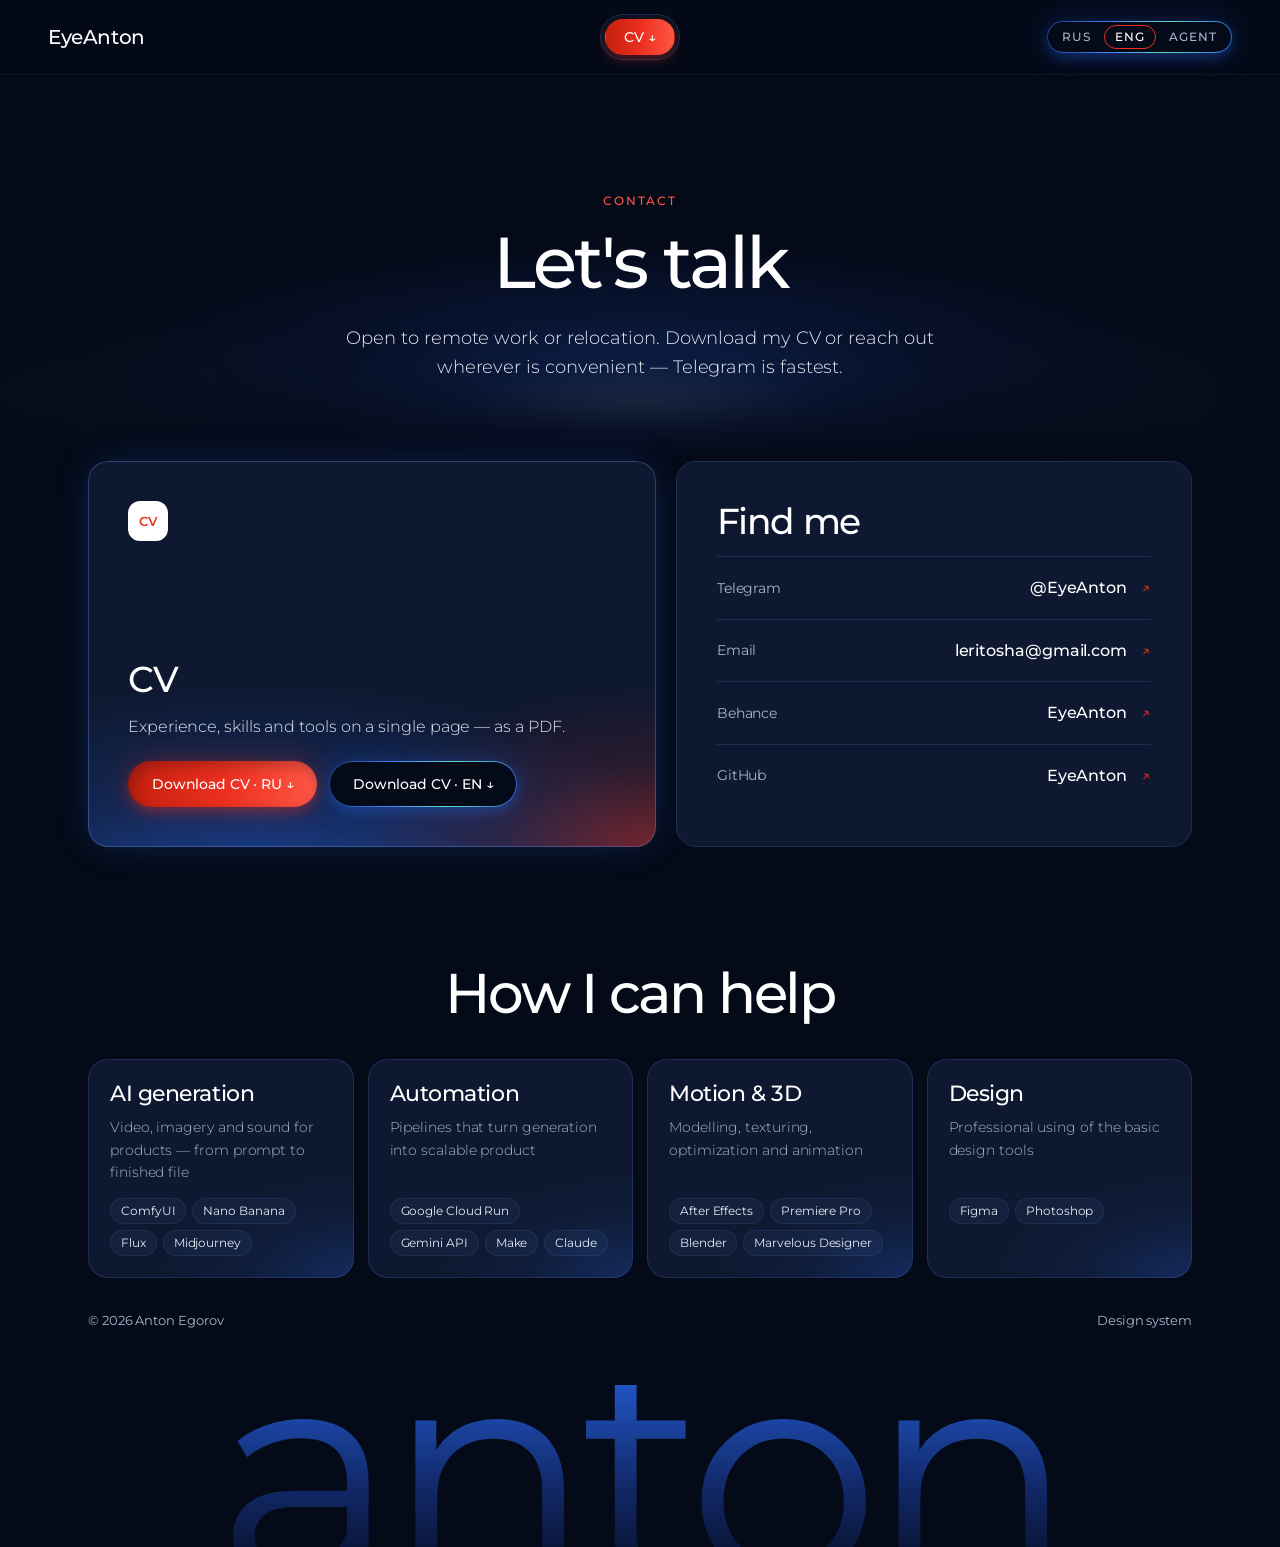
<file: contact.html>
<!doctype html>
<html lang="ru">
<head>
  <meta charset="utf-8">
  <meta name="viewport" content="width=device-width, initial-scale=1, viewport-fit=cover">
  <title>Контакты и CV — Anton Egorov</title>
  <meta name="description" content="Связаться с Антоном Егоровым и скачать резюме (RU/EN).">
  <meta name="theme-color" content="#050a18">
  <meta property="og:title" content="Контакты и CV — Anton Egorov">
  <meta property="og:description" content="Связаться с Антоном Егоровым и скачать резюме (RU/EN).">
  <meta property="og:type" content="website">
  <meta property="og:url" content="https://eyeanton.github.io/contact.html">
  <meta property="og:image" content="https://eyeanton.github.io/assets/og.jpg?v=2">
  <meta property="og:image:width" content="1200">
  <meta property="og:image:height" content="630">
  <meta name="twitter:card" content="summary_large_image">
  <link rel="icon" href="data:image/svg+xml,<svg xmlns='http://www.w3.org/2000/svg' viewBox='0 0 64 64'><rect width='64' height='64' rx='14' fill='%23050a18'/><text x='32' y='45' font-family='Arial,sans-serif' font-weight='600' font-size='36' text-anchor='middle' fill='%23ec2f1f'>A</text></svg>">
  <link rel="preconnect" href="https://fonts.googleapis.com">
  <link rel="preconnect" href="https://fonts.gstatic.com" crossorigin>
  <link href="https://fonts.googleapis.com/css2?family=Montserrat:wght@300;400;500;600&display=swap" rel="stylesheet">
  <link rel="alternate" type="text/markdown" href="llms.txt" title="The site as Markdown for AI agents">
  <link rel="stylesheet" href="design-system.css?v=f5b725dd">
  <link rel="stylesheet" href="style.css?v=e9e8dc72">
  <link rel="stylesheet" href="https://eyeanton.github.io/feedback-chat/chat.css">
  <style id="baked-hidden">html:not(.i18n-ready) :is([data-block="areas"] [data-i18n="areas.eyebrow"], [data-block="showcase"] [data-i18n="show.eyebrow"], [data-block="exp"] [data-i18n="exp.eyebrow"], [data-block="areas"] [data-i18n="areas.text"], [data-block="hero"] [data-i18n="hero.where"], [data-block="hero"] [data-i18n="hero.lead"], .top nav a[data-i18n="nav.work"], .top nav a[data-i18n="nav.contact"], .top nav a[data-i18n="nav.home"], [data-block="stats"]) { display: none !important; }</style>
</head>
<body data-page="contact">
  <header class="top">
    <a class="logo" href="./" data-i18n="brand">EyeAnton</a>
    <nav class="tabs" aria-label="Разделы">
      <a href="./" data-i18n="nav.home">Главная</a>
      <a href="projects.html" data-i18n="nav.work">Проекты</a>
      <a href="contact.html" data-i18n="nav.contact" aria-current="page">Контакты</a>
      <a class="cv-tab" id="cvTop" href="assets/cv-ru.pdf" download="Anton-Egorov-CV-RU.pdf">CV ↓</a>
    </nav>
    <div class="lang" id="lang" role="group" aria-label="Language / view"><button type="button" data-l="ru">RUS</button><button type="button" data-l="en">ENG</button><button type="button" data-l="agent" title="The site as Markdown for AI agents">AGENT</button></div>
  </header>

  <main>
    <section class="page-head">
      <div class="aurora soft" aria-hidden="true"></div>
      <p class="eyebrow" data-i18n="contact.eyebrow">Контакты</p>
      <h1 data-i18n="contact.title">Давайте сотрудничать</h1>
      <p class="lead" data-i18n="contact.lead">Открыт к работе удалённо или с релокацией. Скачайте резюме или напишите там, где удобно — быстрее всего в Telegram.</p>
    </section>

    <section class="block contact-grid">
      <div class="surface-glow cv-card reveal">
        <span class="area-ico">CV</span>
        <h2 data-i18n="cv.title">Резюме</h2>
        <p data-i18n="cv.text">Опыт, навыки и инструменты на одной странице — в PDF.</p>
        <div class="contact-links" id="cvLinks"></div>
      </div>
      <div class="surface channels-card reveal" style="--d:90ms">
        <h2 data-i18n="ch.title">Где меня найти</h2>
        <div class="channels" id="channels"></div>
      </div>
    </section>

    <section class="block">
      <div class="sec-head reveal"><h2 data-i18n="help.title">Чем могу помочь</h2></div>
      <div class="areas" id="areas"></div>
    </section>
  </main>

  <footer class="foot">
    <div class="foot-row">
      <span>© <span id="year"></span> Anton Egorov</span>
      <span data-i18n="foot.note"></span>
      <a href="design-system.html" data-i18n="foot.ds">Дизайн-система</a>
    </div>
    <p class="wordmark" aria-hidden="true">anton</p>
  </footer>

  <script src="guest.js?v=0488b29b"></script>

  <script src="app.js?v=220393b7"></script>
</body>
</html>
</file>
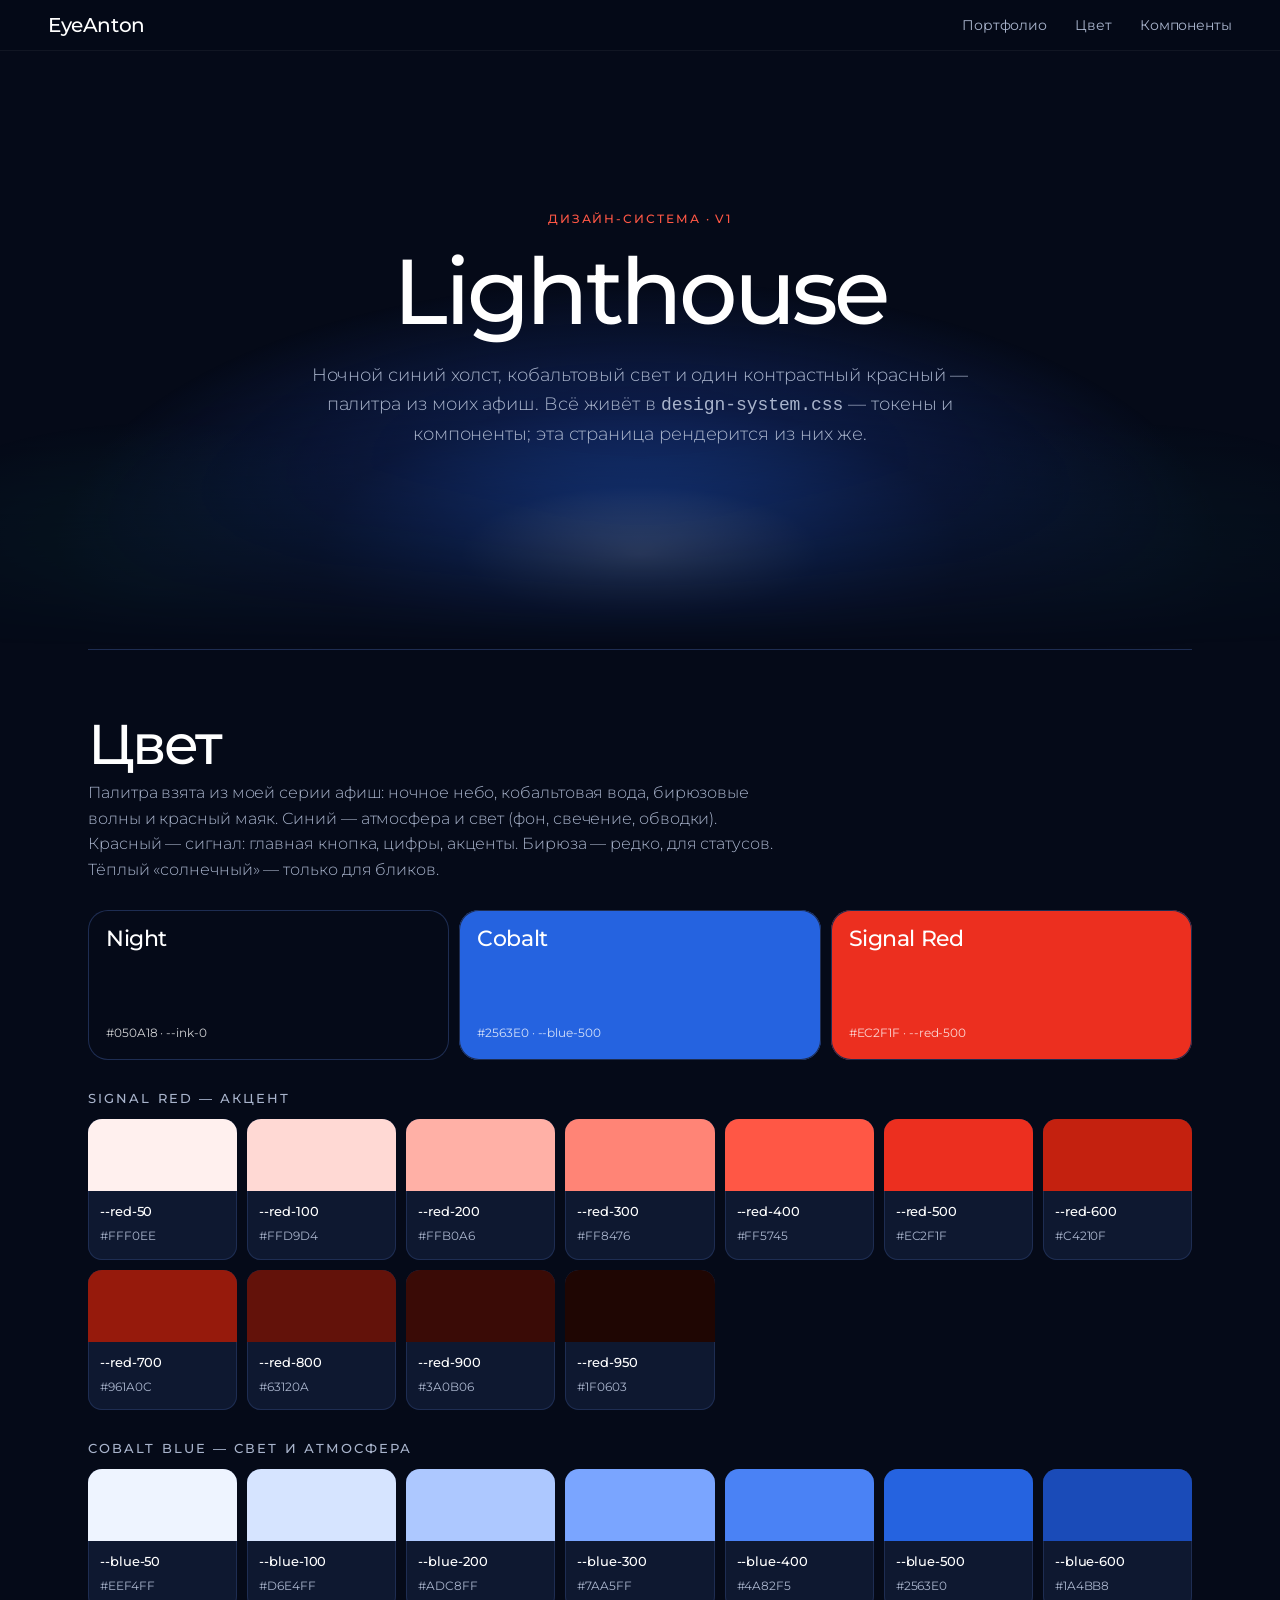
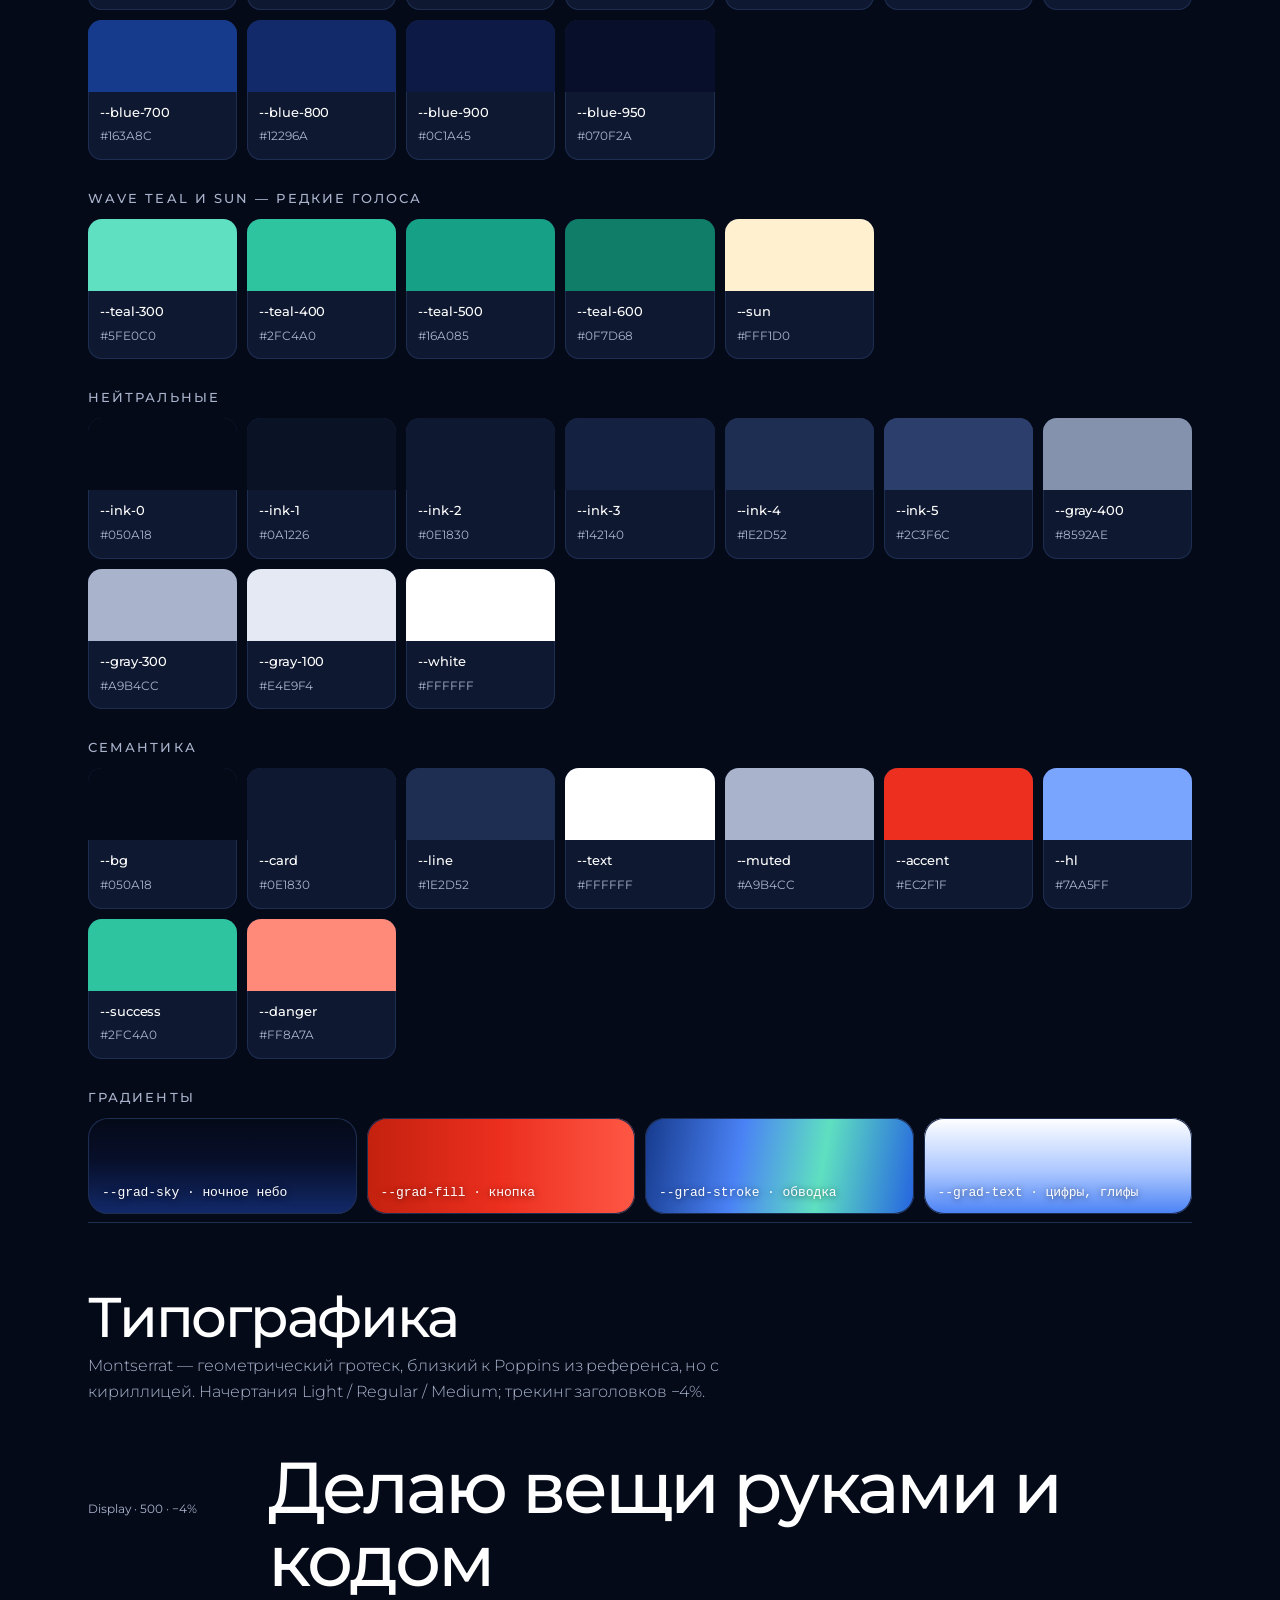
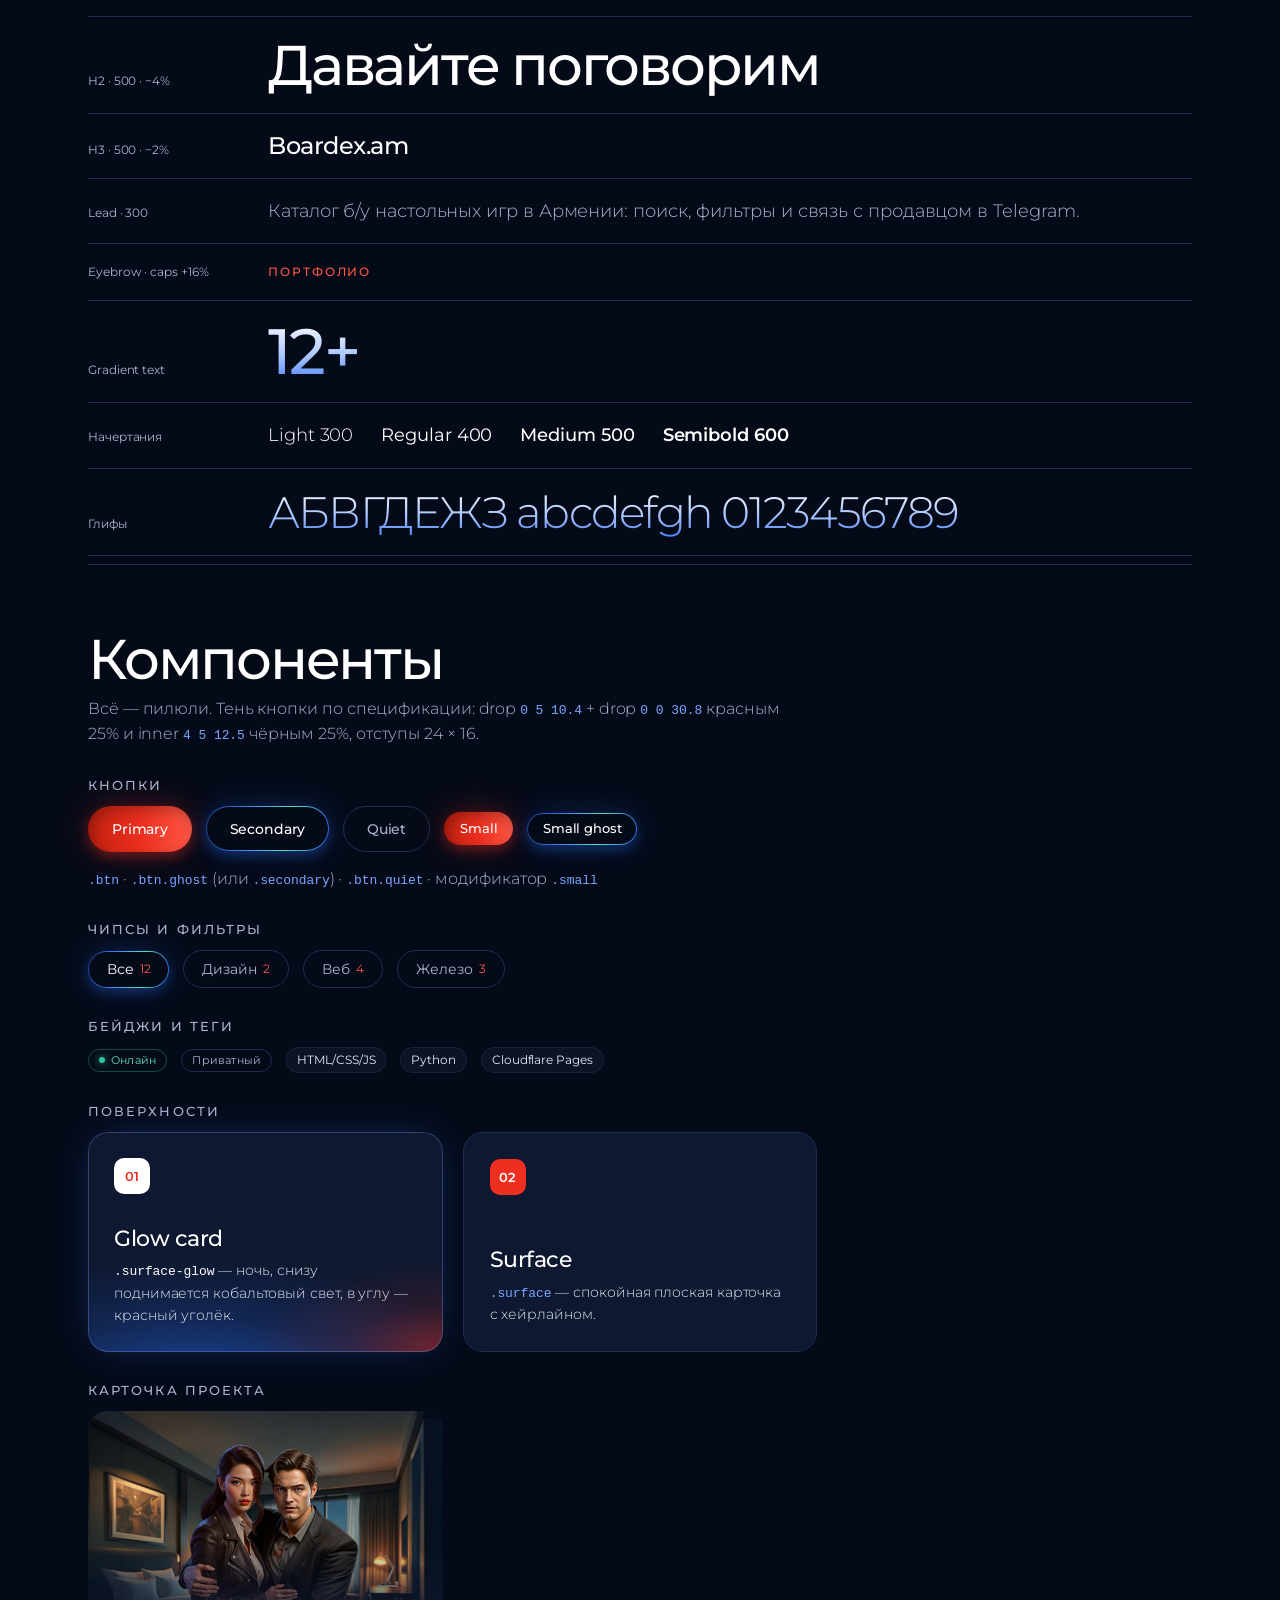
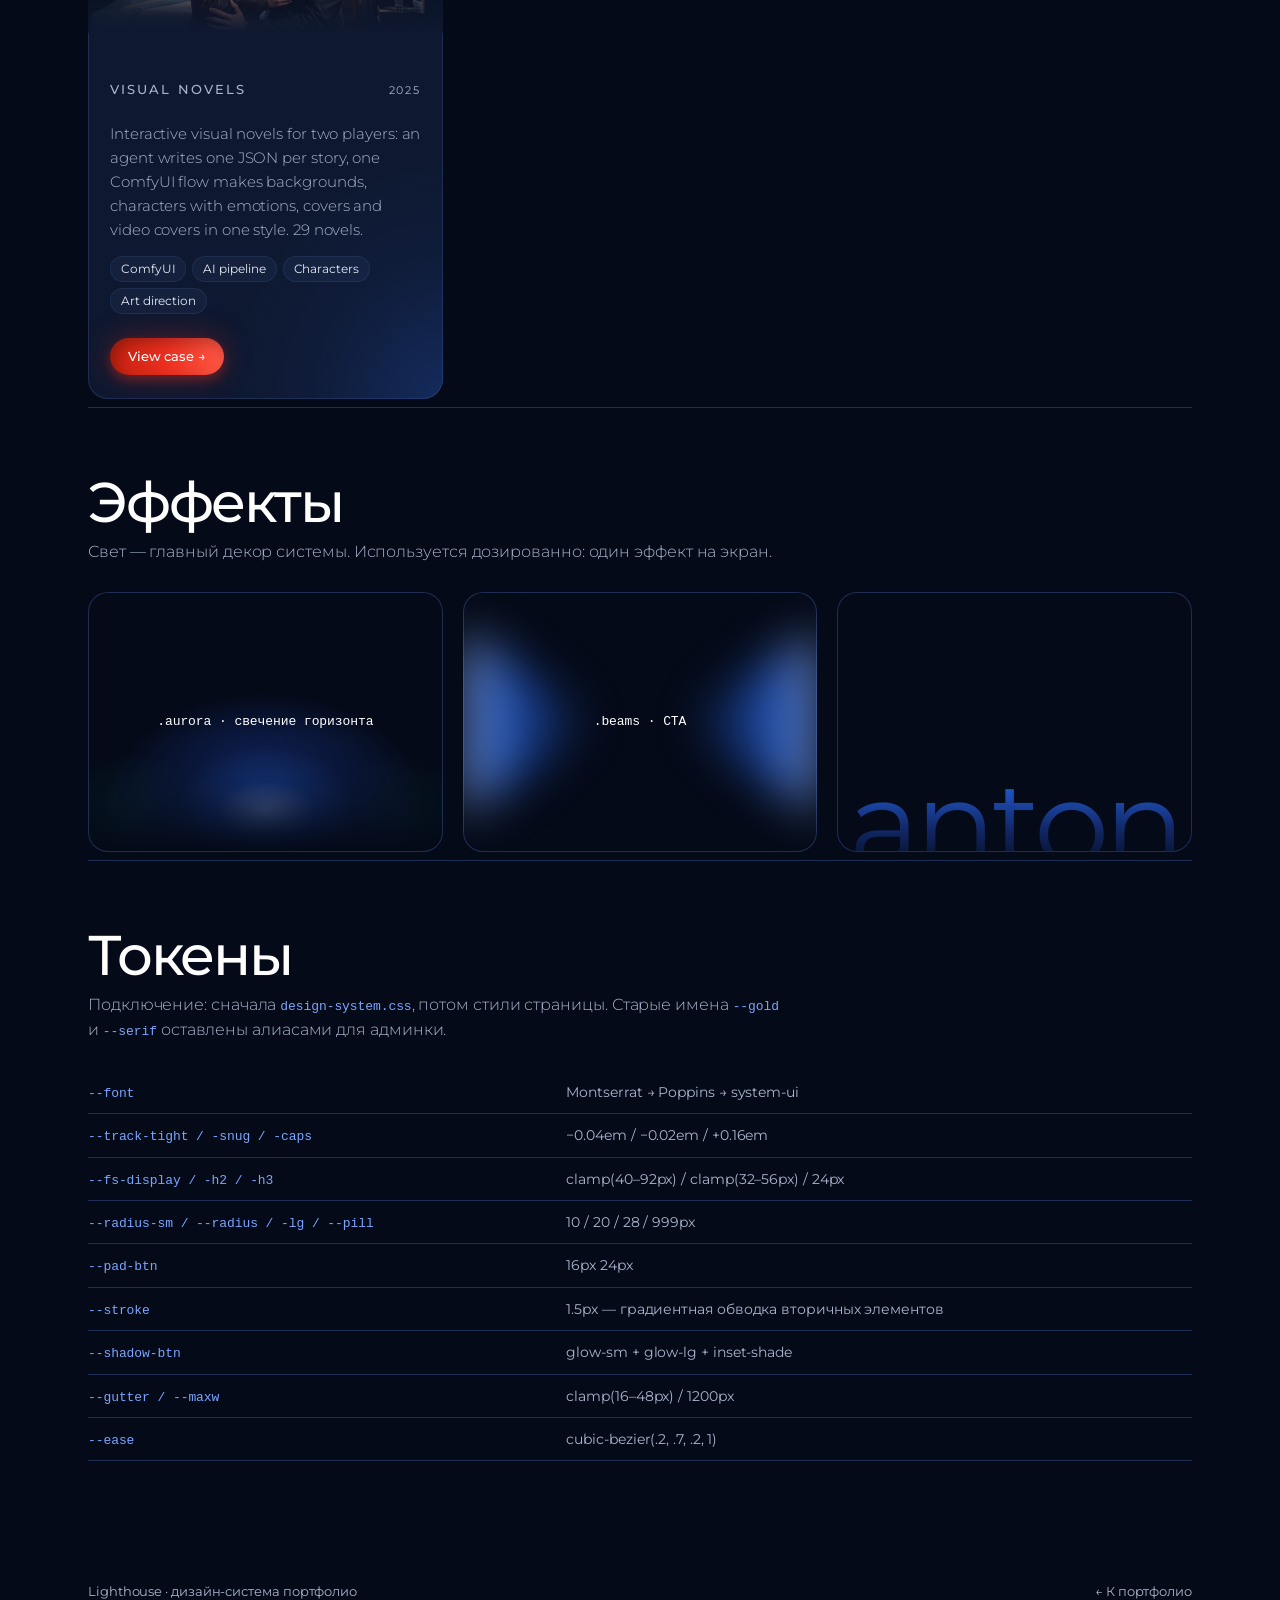
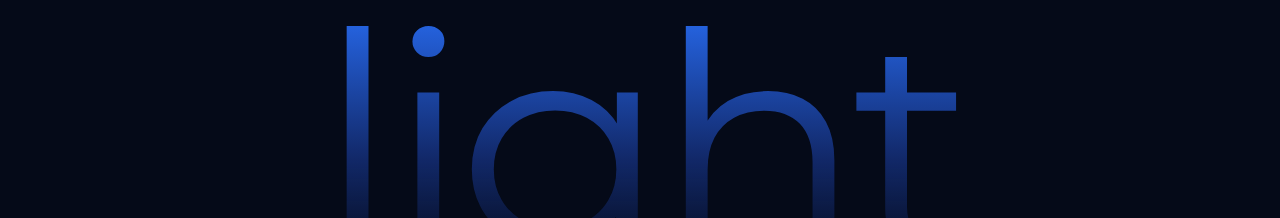
<file: design-system.html>
<!doctype html>
<html lang="ru">
<head>
  <meta charset="utf-8">
  <meta name="viewport" content="width=device-width, initial-scale=1, viewport-fit=cover">
  <title>Lighthouse — дизайн-система</title>
  <meta name="description" content="Дизайн-система портфолио: тёмный холст и один горячий акцент.">
  <meta name="theme-color" content="#050a18">
  <link rel="icon" href="data:image/svg+xml,<svg xmlns='http://www.w3.org/2000/svg' viewBox='0 0 64 64'><rect width='64' height='64' rx='14' fill='%23050a18'/><text x='32' y='45' font-family='Arial,sans-serif' font-weight='600' font-size='36' text-anchor='middle' fill='%23ec2f1f'>A</text></svg>">
  <link rel="preconnect" href="https://fonts.googleapis.com">
  <link rel="preconnect" href="https://fonts.gstatic.com" crossorigin>
  <link href="https://fonts.googleapis.com/css2?family=Montserrat:wght@300;400;500;600&display=swap" rel="stylesheet">
  <link rel="stylesheet" href="design-system.css?v=f5b725dd">
  <link rel="stylesheet" href="style.css?v=e9e8dc72">
  <style>
    .ds { max-width: var(--maxw); margin: 0 auto; padding: 0 var(--gutter) 80px; }
    .ds-hero { position: relative; isolation: isolate; overflow: hidden; text-align: center; padding: clamp(72px, 12vw, 140px) var(--gutter) clamp(110px, 16vw, 200px); }
    .ds-hero .eyebrow { margin-bottom: 20px; }
    .ds-hero p { max-width: 56ch; margin: 22px auto 0; }
    .ds section { padding: 64px 0 8px; border-top: 1px solid var(--line); }
    .ds section > h2 { margin: 0 0 6px; }
    .ds section > .hint { margin: 0 0 28px; color: var(--muted); font-weight: var(--fw-light); max-width: 64ch; }
    .ds code { font: 13px/1.4 ui-monospace, "Cascadia Code", Consolas, monospace; color: var(--blue-300); }
    .ds h3 { margin: 32px 0 14px; font: var(--fw-medium) 13px/1 var(--font); letter-spacing: var(--track-caps); text-transform: uppercase; color: var(--muted); }

    .swatches { display: grid; grid-template-columns: repeat(auto-fill, minmax(min(100%, 132px), 1fr)); gap: 10px; }
    .sw { border-radius: 14px; overflow: hidden; box-shadow: inset 0 0 0 1px var(--line); background: var(--card); }
    .sw i { display: block; height: 72px; }
    .sw div { padding: 10px 12px 12px; }
    .sw b { display: block; font-weight: var(--fw-medium); font-size: 13px; }
    .sw span { font-size: 12px; color: var(--muted); }

    .brand-trio { display: grid; grid-template-columns: repeat(3, minmax(0, 1fr)); gap: 10px; margin-bottom: 10px; }
    .brand-trio > div { min-height: 150px; border-radius: var(--radius); padding: 18px; display: flex; flex-direction: column; justify-content: space-between; box-shadow: inset 0 0 0 1px var(--line); }
    .brand-trio b { font: var(--fw-medium) 22px/1 var(--font); letter-spacing: var(--track-snug); }
    .brand-trio span { font-size: 12px; opacity: .8; }

    .grads { display: grid; grid-template-columns: repeat(auto-fill, minmax(min(100%, 260px), 1fr)); gap: 10px; }
    .grads > div { height: 96px; border-radius: var(--radius); display: flex; align-items: flex-end; padding: 12px 14px; font-size: 12px; box-shadow: inset 0 0 0 1px var(--line); }
    .grads code { color: var(--white); text-shadow: 0 1px 6px rgba(0, 0, 0, .6); }

    .type-row { display: grid; grid-template-columns: 160px 1fr; gap: 20px; align-items: baseline; padding: 18px 0; border-bottom: 1px solid var(--line); }
    .type-row > span { color: var(--muted); font-size: 12px; }
    .specimen { font: var(--fw-light) clamp(28px, 4vw, 44px)/1.15 var(--font); letter-spacing: var(--track-tight); }
    .weights { display: flex; flex-wrap: wrap; gap: 8px 28px; font-size: 18px; }

    .row-demo { display: flex; flex-wrap: wrap; align-items: center; gap: 14px; }
    .demo-cards { display: grid; grid-template-columns: repeat(auto-fill, minmax(min(100%, 300px), 1fr)); gap: 20px; }
    .glow-demo { padding: 26px; min-height: 220px; display: flex; flex-direction: column; justify-content: flex-end; gap: 8px; }
    .glow-demo h4, .surface h4 { margin: 0; font: var(--fw-medium) 22px/1.15 var(--font); letter-spacing: var(--track-snug); }
    .glow-demo p, .surface p { margin: 0; font-size: 14px; font-weight: var(--fw-light); color: var(--gray-100); }
    .icon-tile { width: 36px; height: 36px; border-radius: 10px; display: grid; place-items: center; background: var(--white); color: var(--accent); font: 600 13px/1 var(--font); margin-bottom: auto; }

    .fx { position: relative; isolation: isolate; overflow: hidden; height: 260px; border-radius: var(--radius); box-shadow: inset 0 0 0 1px var(--line); display: grid; place-items: center; text-align: center; }
    .fx-grid { display: grid; grid-template-columns: repeat(auto-fill, minmax(min(100%, 340px), 1fr)); gap: 20px; }
    .fx .wordmark { font-size: 120px; align-self: end; margin-bottom: -.16em; }

    .tokens { width: 100%; border-collapse: collapse; font-size: 14px; }
    .tokens td { padding: 10px 12px 10px 0; border-bottom: 1px solid var(--line); vertical-align: top; }
    .tokens td:last-child { color: var(--muted); }
    .table-wrap { overflow-x: auto; }

    @media (max-width: 640px) {
      .brand-trio { grid-template-columns: 1fr; }
      .type-row { grid-template-columns: 1fr; gap: 6px; }
    }
  </style>
  <style id="baked-hidden">html:not(.i18n-ready) :is([data-block="areas"] [data-i18n="areas.eyebrow"], [data-block="showcase"] [data-i18n="show.eyebrow"], [data-block="exp"] [data-i18n="exp.eyebrow"], [data-block="areas"] [data-i18n="areas.text"], [data-block="hero"] [data-i18n="hero.where"], [data-block="hero"] [data-i18n="hero.lead"], .top nav a[data-i18n="nav.work"], .top nav a[data-i18n="nav.contact"], .top nav a[data-i18n="nav.home"], [data-block="stats"]) { display: none !important; }</style>
</head>
<body>
  <header class="top">
    <a class="logo" href="./">EyeAnton</a>
    <nav class="top-nav">
      <a href="./">Портфолио</a>
      <a href="#color">Цвет</a>
      <a href="#components">Компоненты</a>
    </nav>
  </header>

  <div class="ds-hero">
    <div class="aurora" aria-hidden="true"></div>
    <p class="eyebrow">Дизайн-система · v1</p>
    <h1 class="t-display">Lighthouse</h1>
    <p class="t-lead">Ночной синий холст, кобальтовый свет и один контрастный красный — палитра из моих афиш. Всё живёт в <code>design-system.css</code> — токены и компоненты; эта страница рендерится из них же.</p>
  </div>

  <main class="ds">
    <!-- ======================= color ======================= -->
    <section id="color">
      <h2 class="t-h2">Цвет</h2>
      <p class="hint">Палитра взята из моей серии афиш: ночное небо, кобальтовая вода, бирюзовые волны и красный маяк. Синий — атмосфера и свет (фон, свечение, обводки). Красный — сигнал: главная кнопка, цифры, акценты. Бирюза — редко, для статусов. Тёплый «солнечный» — только для бликов.</p>
      <div class="brand-trio">
        <div style="background:var(--ink-0)"><b>Night</b><span>#050A18 · --ink-0</span></div>
        <div style="background:var(--blue-500)"><b>Cobalt</b><span>#2563E0 · --blue-500</span></div>
        <div style="background:var(--red-500)"><b>Signal Red</b><span>#EC2F1F · --red-500</span></div>
      </div>
      <h3>Signal Red — акцент</h3>
      <div class="swatches" data-scale="red-50 red-100 red-200 red-300 red-400 red-500 red-600 red-700 red-800 red-900 red-950"></div>
      <h3>Cobalt Blue — свет и атмосфера</h3>
      <div class="swatches" data-scale="blue-50 blue-100 blue-200 blue-300 blue-400 blue-500 blue-600 blue-700 blue-800 blue-900 blue-950"></div>
      <h3>Wave Teal и Sun — редкие голоса</h3>
      <div class="swatches" data-scale="teal-300 teal-400 teal-500 teal-600 sun"></div>
      <h3>Нейтральные</h3>
      <div class="swatches" data-scale="ink-0 ink-1 ink-2 ink-3 ink-4 ink-5 gray-400 gray-300 gray-100 white"></div>
      <h3>Семантика</h3>
      <div class="swatches" data-scale="bg card line text muted accent hl success danger"></div>

      <h3>Градиенты</h3>
      <div class="grads">
        <div style="background:var(--grad-sky)"><code>--grad-sky · ночное небо</code></div>
        <div style="background:var(--grad-fill)"><code>--grad-fill · кнопка</code></div>
        <div style="background:var(--grad-stroke)"><code>--grad-stroke · обводка</code></div>
        <div style="background:var(--grad-text)"><code>--grad-text · цифры, глифы</code></div>
      </div>
    </section>

    <!-- ===================== typography ===================== -->
    <section id="type">
      <h2 class="t-h2">Типографика</h2>
      <p class="hint">Montserrat — геометрический гротеск, близкий к Poppins из референса, но с кириллицей. Начертания Light / Regular / Medium; трекинг заголовков −4%.</p>
      <div class="type-row"><span>Display · 500 · −4%</span><div class="t-display" style="font-size:clamp(36px,6vw,72px)">Делаю вещи руками и кодом</div></div>
      <div class="type-row"><span>H2 · 500 · −4%</span><div class="t-h2">Давайте поговорим</div></div>
      <div class="type-row"><span>H3 · 500 · −2%</span><div style="font:500 24px/1.15 var(--font);letter-spacing:var(--track-snug)">Boardex.am</div></div>
      <div class="type-row"><span>Lead · 300</span><div class="t-lead" style="margin:0">Каталог б/у настольных игр в Армении: поиск, фильтры и связь с продавцом в Telegram.</div></div>
      <div class="type-row"><span>Eyebrow · caps +16%</span><p class="eyebrow">Портфолио</p></div>
      <div class="type-row"><span>Gradient text</span><div class="t-display t-grad" style="font-size:64px">12+</div></div>
      <div class="type-row"><span>Начертания</span><div class="weights"><span style="font-weight:300">Light 300</span><span style="font-weight:400">Regular 400</span><span style="font-weight:500">Medium 500</span><span style="font-weight:600">Semibold 600</span></div></div>
      <div class="type-row"><span>Глифы</span><div class="specimen t-grad">АБВГДЕЖЗ abcdefgh 0123456789</div></div>
    </section>

    <!-- ===================== components ===================== -->
    <section id="components">
      <h2 class="t-h2">Компоненты</h2>
      <p class="hint">Всё — пилюли. Тень кнопки по спецификации: drop <code>0 5 10.4</code> + drop <code>0 0 30.8</code> красным 25% и inner <code>4 5 12.5</code> чёрным 25%, отступы 24 × 16.</p>

      <h3>Кнопки</h3>
      <div class="row-demo">
        <a class="btn" href="#components">Primary</a>
        <a class="btn ghost" href="#components">Secondary</a>
        <a class="btn quiet" href="#components">Quiet</a>
        <a class="btn small" href="#components">Small</a>
        <a class="btn ghost small" href="#components">Small ghost</a>
      </div>
      <p class="hint" style="margin-top:14px"><code>.btn</code> · <code>.btn.ghost</code> (или <code>.secondary</code>) · <code>.btn.quiet</code> · модификатор <code>.small</code></p>

      <h3>Чипсы и фильтры</h3>
      <div class="row-demo" role="tablist">
        <button class="chip" aria-selected="true" type="button">Все<small>12</small></button>
        <button class="chip" type="button">Дизайн<small>2</small></button>
        <button class="chip" type="button">Веб<small>4</small></button>
        <button class="chip" type="button">Железо<small>3</small></button>
      </div>

      <h3>Бейджи и теги</h3>
      <div class="row-demo">
        <span class="badge live">Онлайн</span>
        <span class="badge">Приватный</span>
        <span class="tag">HTML/CSS/JS</span>
        <span class="tag">Python</span>
        <span class="tag">Cloudflare Pages</span>
      </div>

      <h3>Поверхности</h3>
      <div class="demo-cards">
        <div class="surface-glow glow-demo">
          <span class="icon-tile">01</span>
          <h4>Glow card</h4>
          <p><code style="color:var(--white)">.surface-glow</code> — ночь, снизу поднимается кобальтовый свет, в углу — красный уголёк.</p>
        </div>
        <div class="surface glow-demo">
          <span class="icon-tile" style="background:var(--accent);color:var(--white)">02</span>
          <h4>Surface</h4>
          <p><code>.surface</code> — спокойная плоская карточка с хейрлайном.</p>
        </div>
      </div>

      <h3>Карточка проекта</h3>
      <div class="grid" id="demoGrid"></div>
    </section>

    <!-- ======================= effects ======================= -->
    <section id="effects">
      <h2 class="t-h2">Эффекты</h2>
      <p class="hint">Свет — главный декор системы. Используется дозированно: один эффект на экран.</p>
      <div class="fx-grid">
        <div class="fx"><div class="aurora" aria-hidden="true"></div><code style="color:var(--white)">.aurora · свечение горизонта</code></div>
        <div class="fx"><div class="beams" aria-hidden="true"></div><code style="color:var(--white)">.beams · CTA</code></div>
        <div class="fx" style="place-items:end center"><p class="wordmark">anton</p></div>
      </div>
    </section>

    <!-- ======================= tokens ======================= -->
    <section id="tokens">
      <h2 class="t-h2">Токены</h2>
      <p class="hint">Подключение: сначала <code>design-system.css</code>, потом стили страницы. Старые имена <code>--gold</code> и <code>--serif</code> оставлены алиасами для админки.</p>
      <div class="table-wrap">
        <table class="tokens">
          <tr><td><code>--font</code></td><td>Montserrat → Poppins → system-ui</td></tr>
          <tr><td><code>--track-tight / -snug / -caps</code></td><td>−0.04em / −0.02em / +0.16em</td></tr>
          <tr><td><code>--fs-display / -h2 / -h3</code></td><td>clamp(40–92px) / clamp(32–56px) / 24px</td></tr>
          <tr><td><code>--radius-sm / --radius / -lg / --pill</code></td><td>10 / 20 / 28 / 999px</td></tr>
          <tr><td><code>--pad-btn</code></td><td>16px 24px</td></tr>
          <tr><td><code>--stroke</code></td><td>1.5px — градиентная обводка вторичных элементов</td></tr>
          <tr><td><code>--shadow-btn</code></td><td>glow-sm + glow-lg + inset-shade</td></tr>
          <tr><td><code>--gutter / --maxw</code></td><td>clamp(16–48px) / 1200px</td></tr>
          <tr><td><code>--ease</code></td><td>cubic-bezier(.2, .7, .2, 1)</td></tr>
        </table>
      </div>
    </section>
  </main>

  <footer class="foot">
    <div class="foot-row"><span>Lighthouse · дизайн-система портфолио</span><a href="./">← К портфолио</a></div>
    <p class="wordmark" aria-hidden="true">light</p>
  </footer>

  <script>
    const css = getComputedStyle(document.documentElement);
    const toHex = (v) => {
      const m = v.match(/\d+(\.\d+)?/g);
      if (!v.startsWith("rgb") || !m) return v.toUpperCase();
      return "#" + m.slice(0, 3).map((n) => (+n).toString(16).padStart(2, "0")).join("").toUpperCase();
    };
    const probe = document.createElement("i");
    document.body.append(probe);
    document.querySelectorAll("[data-scale]").forEach((box) => {
      box.innerHTML = box.dataset.scale.split(" ").map((name) => {
        probe.style.color = `var(--${name})`;
        const hex = toHex(getComputedStyle(probe).color);
        return `<div class="sw"><i style="background:var(--${name})"></i><div><b>--${name}</b><span>${hex}</span></div></div>`;
      }).join("");
    });
    probe.remove();
  </script>
  <script src="app.js?v=220393b7"></script>
  <script>
    // project cards rendered by the real cardHTML() from app.js
    // card labels (Live, Open site…) come from site.json
    Promise.all([loadSite(), fetch("projects.json", { cache: "no-cache" }).then((r) => r.json())]).then(([, d]) => {
      CATEGORIES = d.categories;
      const list = d.projects.filter((p) => p.visible !== false);
      const pick = [list.find((p) => p.cover.shot), list.find((p) => p.cover.glyph)].filter(Boolean);
      document.getElementById("demoGrid").innerHTML = pick.map(cardHTML).join("");
    }).catch(() => {});
  </script>
</body>
</html>
</file>
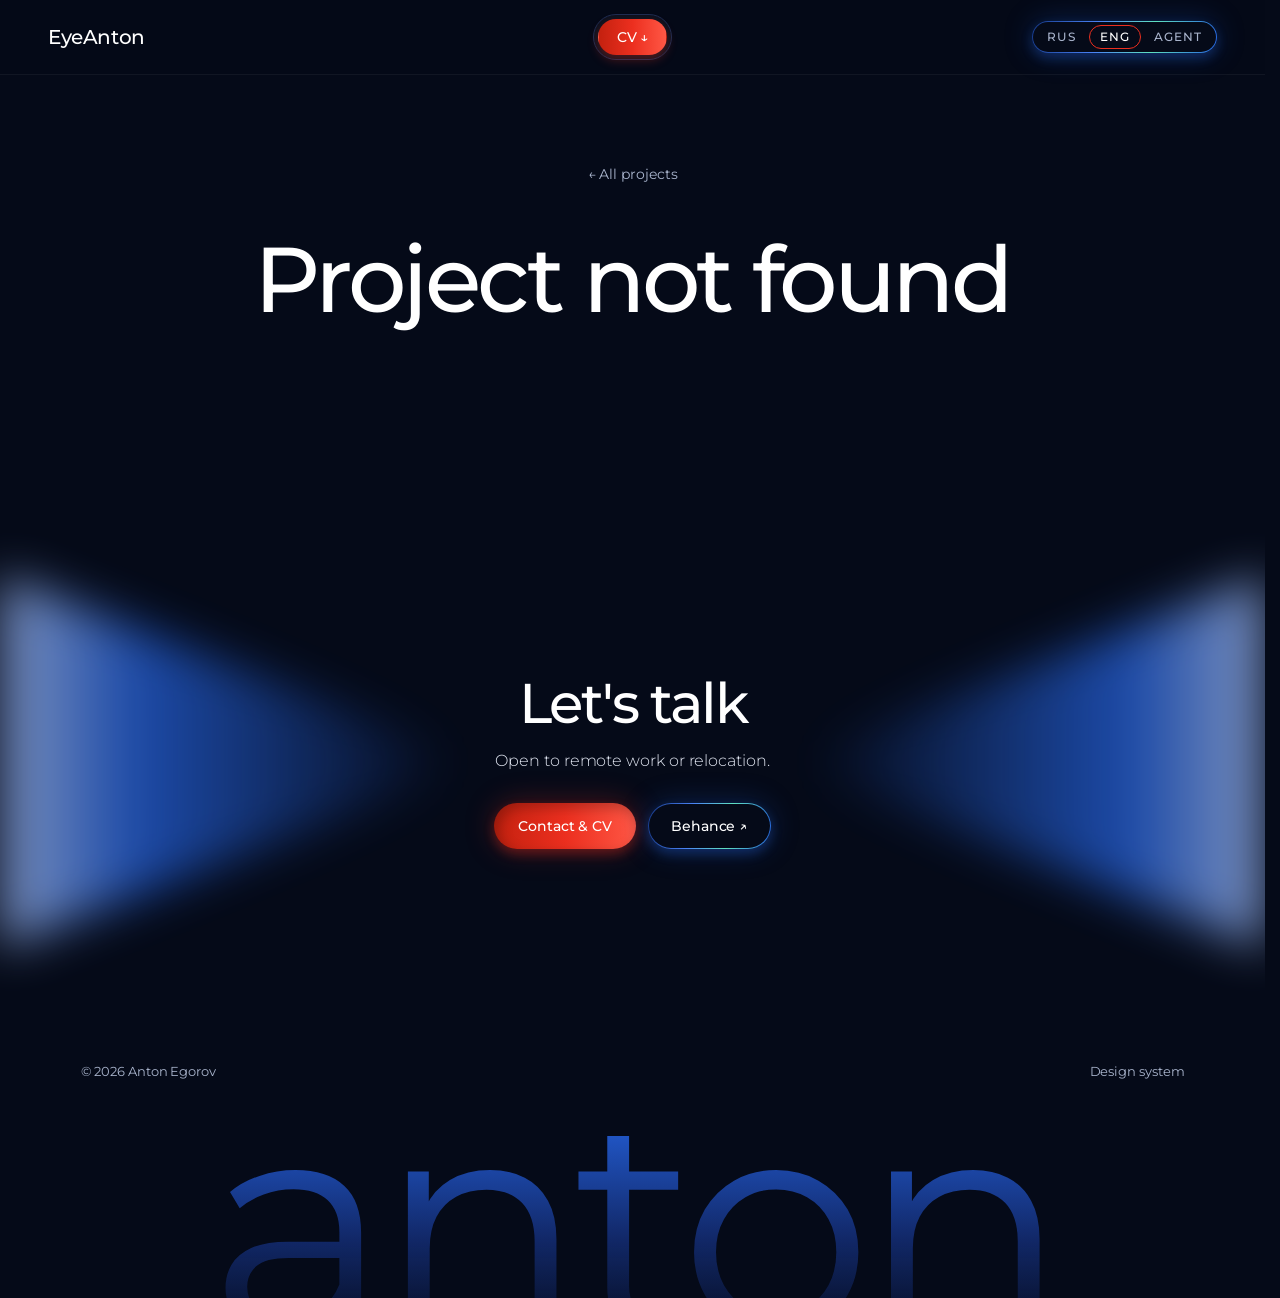
<file: project.html>
<!doctype html>
<html lang="ru">
<head>
  <meta charset="utf-8">
  <meta name="viewport" content="width=device-width, initial-scale=1, viewport-fit=cover">
  <title>Проект — Anton Egorov</title>
  <meta name="description" content="Проекты Антона Егорова: AI-визуал, motion/3D, сайты, прошивки и инструменты.">
  <meta name="theme-color" content="#050a18">
  <meta property="og:title" content="Проект — Anton Egorov">
  <meta property="og:description" content="Проекты Антона Егорова: AI-визуал, motion/3D, сайты, прошивки и инструменты.">
  <meta property="og:type" content="website">
  <meta property="og:url" content="https://eyeanton.github.io/project.html">
  <meta property="og:image" content="https://eyeanton.github.io/assets/og.jpg?v=2">
  <meta property="og:image:width" content="1200">
  <meta property="og:image:height" content="630">
  <meta name="twitter:card" content="summary_large_image">
  <link rel="icon" href="data:image/svg+xml,<svg xmlns='http://www.w3.org/2000/svg' viewBox='0 0 64 64'><rect width='64' height='64' rx='14' fill='%23050a18'/><text x='32' y='45' font-family='Arial,sans-serif' font-weight='600' font-size='36' text-anchor='middle' fill='%23ec2f1f'>A</text></svg>">
  <link rel="preconnect" href="https://fonts.googleapis.com">
  <link rel="preconnect" href="https://fonts.gstatic.com" crossorigin>
  <link href="https://fonts.googleapis.com/css2?family=Montserrat:wght@300;400;500;600&display=swap" rel="stylesheet">
  <link rel="alternate" type="text/markdown" href="llms.txt" title="The site as Markdown for AI agents">
  <link rel="stylesheet" href="design-system.css?v=f5b725dd">
  <link rel="stylesheet" href="style.css?v=e9e8dc72">
  <link rel="stylesheet" href="https://eyeanton.github.io/feedback-chat/chat.css">
  <link rel="stylesheet" href="case.css?v=30d353b4">
  <link rel="stylesheet" href="gifts.css?v=3c4cb6fc">
  <link rel="stylesheet" href="novel.css?v=bf5fbdf3">
  <style id="baked-hidden">html:not(.i18n-ready) :is([data-block="areas"] [data-i18n="areas.eyebrow"], [data-block="showcase"] [data-i18n="show.eyebrow"], [data-block="exp"] [data-i18n="exp.eyebrow"], [data-block="areas"] [data-i18n="areas.text"], [data-block="hero"] [data-i18n="hero.where"], [data-block="hero"] [data-i18n="hero.lead"], .top nav a[data-i18n="nav.work"], .top nav a[data-i18n="nav.contact"], .top nav a[data-i18n="nav.home"], [data-block="stats"]) { display: none !important; }</style>
</head>
<body data-page="project">
  <header class="top">
    <a class="logo" href="./" data-i18n="brand">EyeAnton</a>
    <nav class="tabs" aria-label="Разделы">
      <a href="./" data-i18n="nav.home">Главная</a>
      <a href="projects.html" data-i18n="nav.work" aria-current="page">Проекты</a>
      <a href="contact.html" data-i18n="nav.contact">Контакты</a>
      <a class="cv-tab" id="cvTop" href="assets/cv-ru.pdf" download="Anton-Egorov-CV-RU.pdf">CV ↓</a>
    </nav>
    <div class="lang" id="lang" role="group" aria-label="Language / view"><button type="button" data-l="ru">RUS</button><button type="button" data-l="en">ENG</button><button type="button" data-l="agent" title="The site as Markdown for AI agents">AGENT</button></div>
  </header>

  <main>
    <section class="cs-hero" data-block="_head" id="projHead"></section>
    <div class="cs-blocks" id="projBlocks"></div>

    <section class="contact" id="projContact">
      <div class="beams" aria-hidden="true"></div>
      <h2 class="reveal" data-i18n="contact.title">Давайте сотрудничать</h2>
      <p class="reveal" data-i18n="contact.text">Открыт к работе удалённо или с релокацией.</p>
      <div class="contact-links reveal">
        <a class="btn" href="contact.html" data-i18n="hero.cv">Контакты и CV</a>
        <a class="btn ghost" href="https://www.behance.net/EyeAnton" target="_blank" rel="noopener">Behance ↗</a>
      </div>
    </section>
  </main>

  <footer class="foot">
    <div class="foot-row">
      <span>© <span id="year"></span> Anton Egorov</span>
      <span data-i18n="foot.note"></span>
      <a href="design-system.html" data-i18n="foot.ds">Дизайн-система</a>
    </div>
    <p class="wordmark" aria-hidden="true">anton</p>
  </footer>

  <script src="guest.js?v=0488b29b"></script>

  <script src="gifts.js?v=2c0ff821"></script>
  <script src="novel.js?v=38b8d578"></script>
  <script src="app.js?v=220393b7"></script>
</body>
</html>
</file>
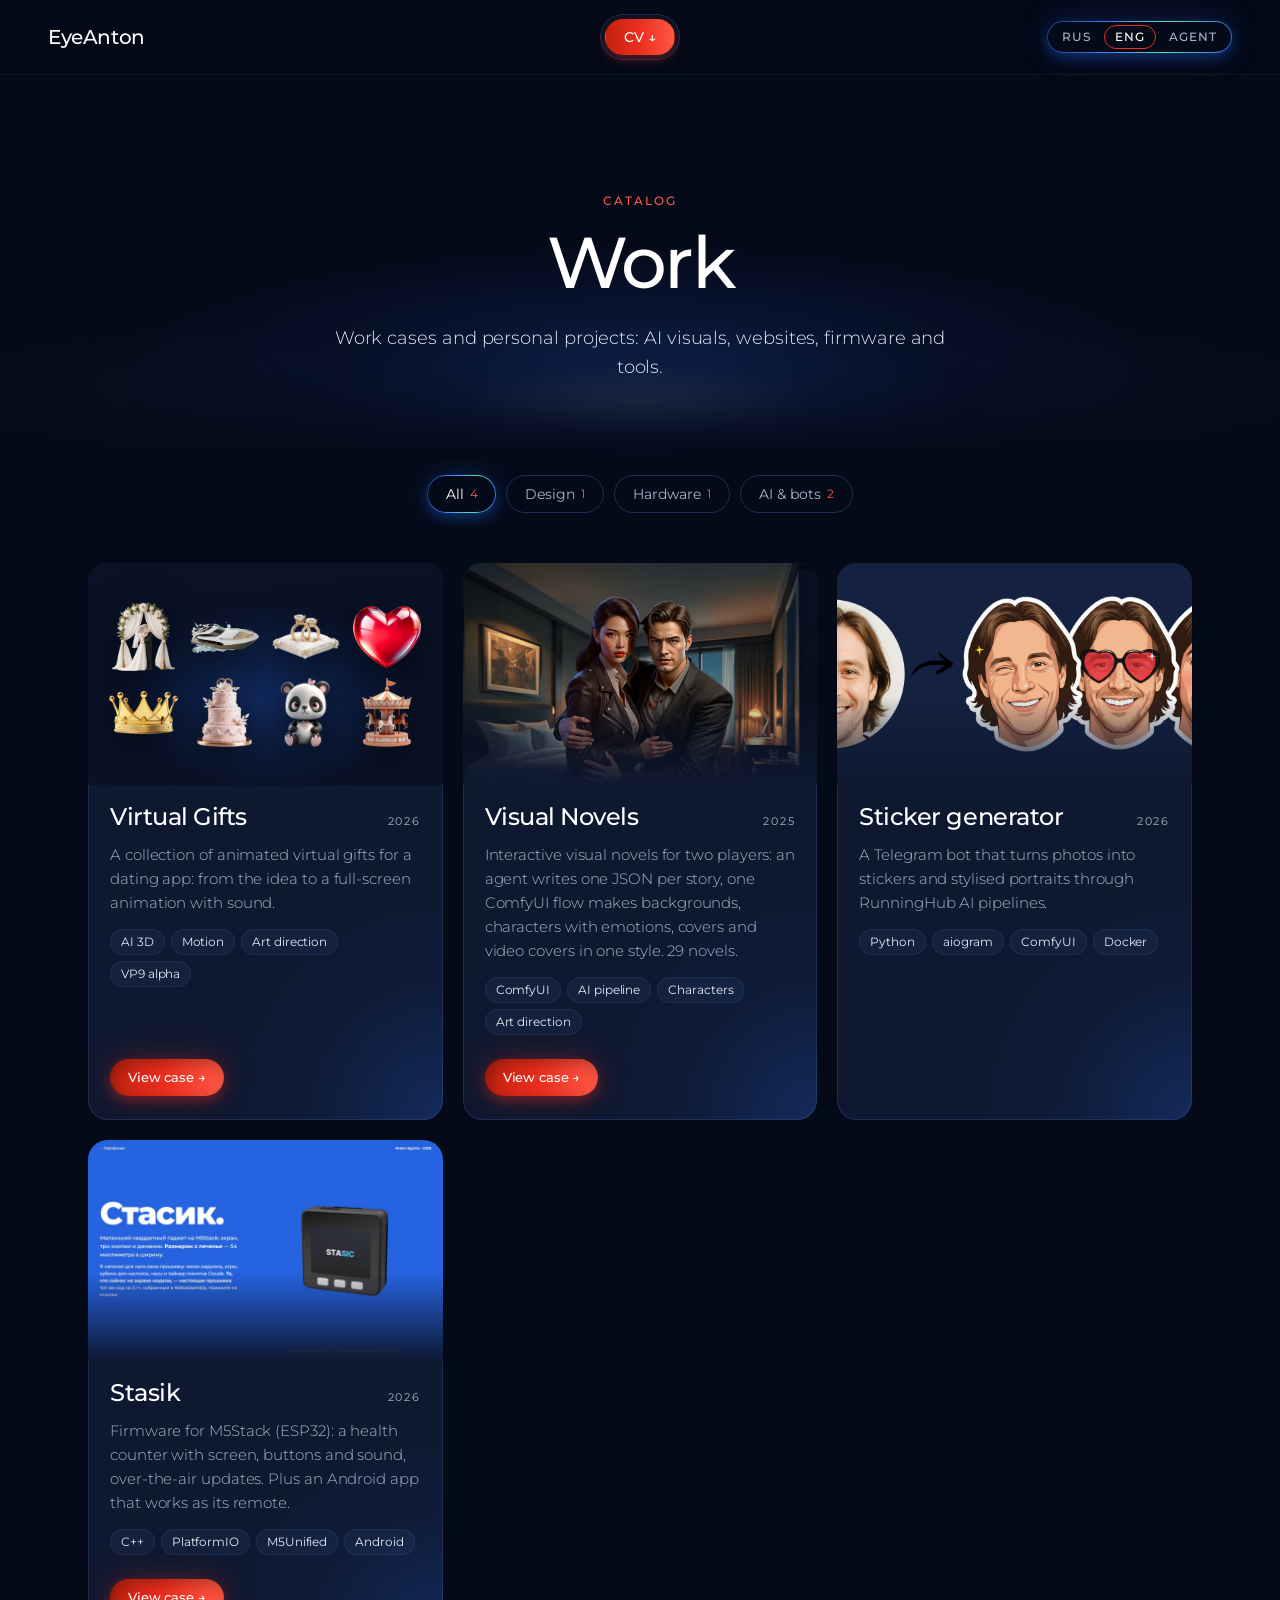
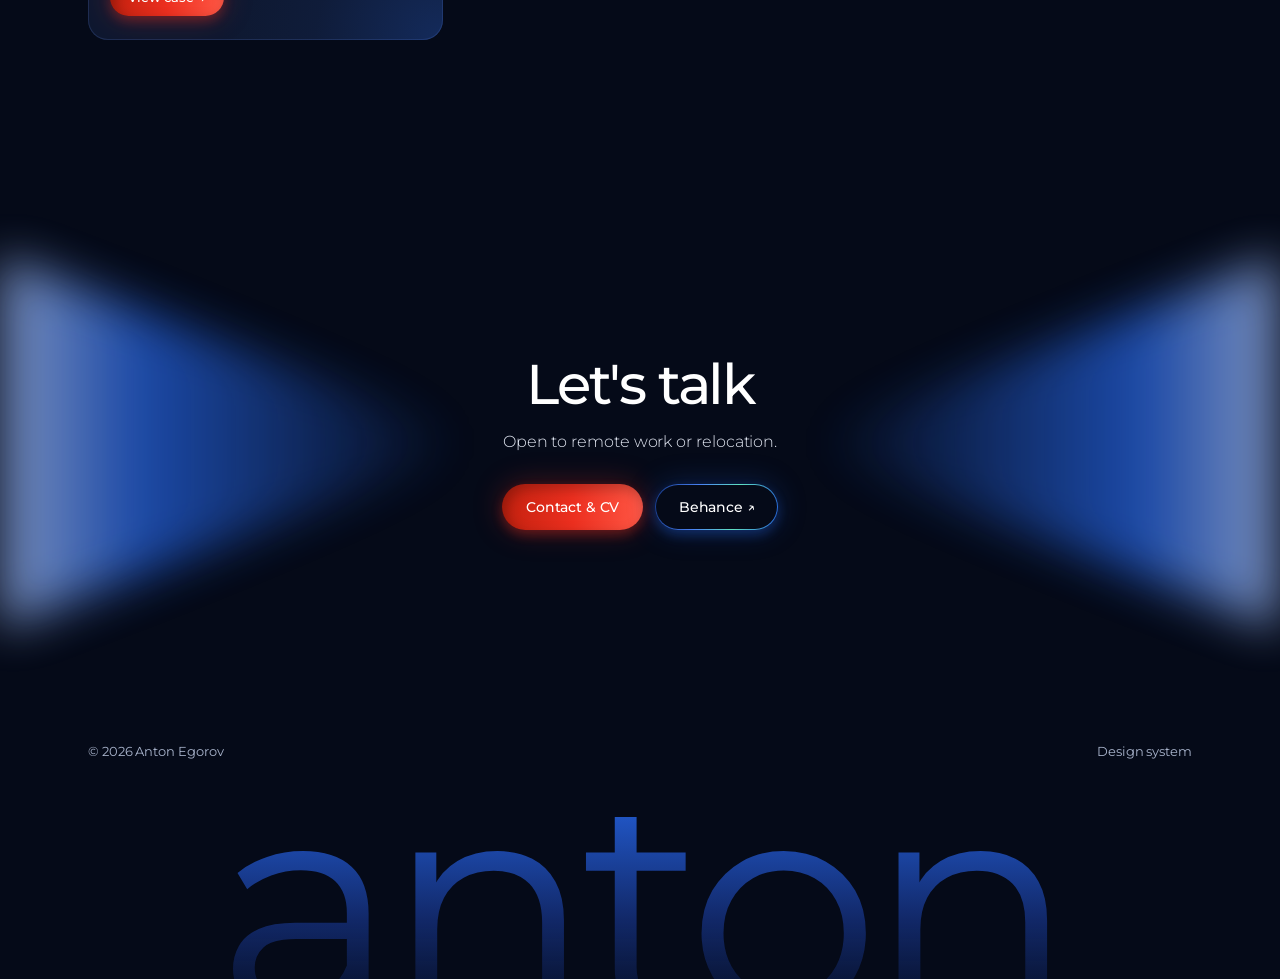
<file: projects.html>
<!doctype html>
<html lang="ru">
<head>
  <meta charset="utf-8">
  <meta name="viewport" content="width=device-width, initial-scale=1, viewport-fit=cover">
  <title>Проекты — Anton Egorov</title>
  <meta name="description" content="Проекты Антона Егорова: AI-визуал, motion/3D, сайты, прошивки и инструменты.">
  <meta name="theme-color" content="#050a18">
  <meta property="og:title" content="Проекты — Anton Egorov">
  <meta property="og:description" content="Проекты Антона Егорова: AI-визуал, motion/3D, сайты, прошивки и инструменты.">
  <meta property="og:type" content="website">
  <meta property="og:url" content="https://eyeanton.github.io/projects.html">
  <meta property="og:image" content="https://eyeanton.github.io/assets/og.jpg?v=2">
  <meta property="og:image:width" content="1200">
  <meta property="og:image:height" content="630">
  <meta name="twitter:card" content="summary_large_image">
  <link rel="icon" href="data:image/svg+xml,<svg xmlns='http://www.w3.org/2000/svg' viewBox='0 0 64 64'><rect width='64' height='64' rx='14' fill='%23050a18'/><text x='32' y='45' font-family='Arial,sans-serif' font-weight='600' font-size='36' text-anchor='middle' fill='%23ec2f1f'>A</text></svg>">
  <link rel="preconnect" href="https://fonts.googleapis.com">
  <link rel="preconnect" href="https://fonts.gstatic.com" crossorigin>
  <link href="https://fonts.googleapis.com/css2?family=Montserrat:wght@300;400;500;600&display=swap" rel="stylesheet">
  <link rel="alternate" type="text/markdown" href="llms.txt" title="The site as Markdown for AI agents">
  <link rel="stylesheet" href="design-system.css?v=f5b725dd">
  <link rel="stylesheet" href="style.css?v=e9e8dc72">
  <link rel="stylesheet" href="https://eyeanton.github.io/feedback-chat/chat.css">
  <style id="baked-hidden">html:not(.i18n-ready) :is([data-block="areas"] [data-i18n="areas.eyebrow"], [data-block="showcase"] [data-i18n="show.eyebrow"], [data-block="exp"] [data-i18n="exp.eyebrow"], [data-block="areas"] [data-i18n="areas.text"], [data-block="hero"] [data-i18n="hero.where"], [data-block="hero"] [data-i18n="hero.lead"], .top nav a[data-i18n="nav.work"], .top nav a[data-i18n="nav.contact"], .top nav a[data-i18n="nav.home"], [data-block="stats"]) { display: none !important; }</style>
</head>
<body data-page="projects">
  <header class="top">
    <a class="logo" href="./" data-i18n="brand">EyeAnton</a>
    <nav class="tabs" aria-label="Разделы">
      <a href="./" data-i18n="nav.home">Главная</a>
      <a href="projects.html" data-i18n="nav.work" aria-current="page">Проекты</a>
      <a href="contact.html" data-i18n="nav.contact">Контакты</a>
      <a class="cv-tab" id="cvTop" href="assets/cv-ru.pdf" download="Anton-Egorov-CV-RU.pdf">CV ↓</a>
    </nav>
    <div class="lang" id="lang" role="group" aria-label="Language / view"><button type="button" data-l="ru">RUS</button><button type="button" data-l="en">ENG</button><button type="button" data-l="agent" title="The site as Markdown for AI agents">AGENT</button></div>
  </header>

  <main>
    <section class="page-head">
      <div class="aurora soft" aria-hidden="true"></div>
      <p class="eyebrow" data-i18n="work.eyebrow">Каталог</p>
      <h1 data-i18n="work.title">Проекты</h1>
      <p class="lead" data-i18n="work.text">Рабочие кейсы и личные проекты: AI-визуал, сайты, прошивки и инструменты.</p>
    </section>

    <section class="work">
      <div class="filters" id="filters" role="tablist"></div>
      <div class="grid" id="grid"></div>
    </section>

    <section class="contact">
      <div class="beams" aria-hidden="true"></div>
      <h2 class="reveal" data-i18n="contact.title">Давайте сотрудничать</h2>
      <p class="reveal" data-i18n="contact.text">Открыт к работе удалённо или с релокацией.</p>
      <div class="contact-links reveal">
        <a class="btn" href="contact.html" data-i18n="hero.cv">Контакты и CV</a>
        <a class="btn ghost" href="https://www.behance.net/EyeAnton" target="_blank" rel="noopener">Behance ↗</a>
      </div>
    </section>
  </main>

  <footer class="foot">
    <div class="foot-row">
      <span>© <span id="year"></span> Anton Egorov</span>
      <span data-i18n="foot.note"></span>
      <a href="design-system.html" data-i18n="foot.ds">Дизайн-система</a>
    </div>
    <p class="wordmark" aria-hidden="true">anton</p>
  </footer>

  <script src="guest.js?v=0488b29b"></script>

  <script src="app.js?v=220393b7"></script>
</body>
</html>
</file>
<file: design-system.css>
/* =====================================================================
   Lighthouse — design system of the portfolio
   Night-blue canvas, cobalt light, one contrasting red signal.
   Palette taken from Anton's own poster series (night sky, cobalt water,
   teal-green waves, a red lighthouse / figure, warm sun glow).
   Living reference: design-system.html
   ===================================================================== */

:root {
  /* ---- color: night neutrals (blue-tinted black → white) ---- */
  --ink-0: #050a18;   /* page */
  --ink-1: #0a1226;   /* raised surface */
  --ink-2: #0e1830;   /* card */
  --ink-3: #142140;   /* input / inset */
  --ink-4: #1e2d52;   /* hairline */
  --ink-5: #2c3f6c;   /* hairline hover */
  --gray-400: #8592ae;
  --gray-300: #a9b4cc; /* secondary text */
  --gray-100: #e4e9f4;
  --white: #ffffff;
  --sun: #fff1d0;      /* warm glow, highlights only */

  /* ---- color: Signal Red — the contrasting accent ---- */
  --red-50: #fff0ee;
  --red-100: #ffd9d4;
  --red-200: #ffb0a6;
  --red-300: #ff8476;
  --red-400: #ff5745;
  --red-500: #ec2f1f;  /* brand accent */
  --red-600: #c4210f;
  --red-700: #961a0c;
  --red-800: #63120a;
  --red-900: #3a0b06;
  --red-950: #1f0603;

  /* ---- color: Cobalt Blue — light and atmosphere ---- */
  --blue-50: #eef4ff;
  --blue-100: #d6e4ff;
  --blue-200: #adc8ff;
  --blue-300: #7aa5ff;
  --blue-400: #4a82f5;
  --blue-500: #2563e0;
  --blue-600: #1a4bb8;
  --blue-700: #163a8c;
  --blue-800: #12296a;
  --blue-900: #0c1a45;
  --blue-950: #070f2a;

  /* ---- color: Wave Teal — rare third voice ---- */
  --teal-300: #5fe0c0;
  --teal-400: #2fc4a0;
  --teal-500: #16a085;
  --teal-600: #0f7d68;

  /* ---- semantic ---- */
  --bg: var(--ink-0);
  --surface: var(--ink-1);
  --card: var(--ink-2);
  --card-2: var(--ink-3);
  --line: var(--ink-4);
  --line-strong: var(--ink-5);
  --text: var(--white);
  --muted: var(--gray-300);
  --accent: var(--red-500);
  --accent-soft: rgba(236, 47, 31, .12);
  --accent-glow: rgba(236, 47, 31, .3);
  --hl: var(--blue-300);           /* highlighted text: org names, hovers */
  --on-accent: var(--white);
  --success: var(--teal-400);
  --danger: #ff8a7a;
  /* channels for rgba(): cobalt light for card glows, red for the signal */
  --glow-rgb: 37, 99, 224;
  --glow-2-rgb: 122, 165, 255;
  --accent-rgb: 236, 47, 31;

  /* ---- gradients ---- */
  --grad-fill: linear-gradient(90deg, var(--red-600) 0%, var(--red-500) 50%, var(--red-400) 100%);
  --grad-stroke: linear-gradient(100deg, var(--blue-700) 0%, var(--blue-400) 35%, var(--teal-300) 65%, var(--blue-500) 100%);
  --grad-text: linear-gradient(180deg, var(--white) 0%, var(--blue-200) 55%, var(--blue-400) 100%);
  --grad-wordmark: linear-gradient(180deg, var(--blue-500) 0%, var(--blue-800) 55%, rgba(12, 26, 69, 0) 100%);
  --grad-sky: linear-gradient(180deg, var(--ink-0) 0%, var(--blue-950) 45%, var(--blue-800) 100%);

  /* ---- shadows / glow ---- */
  --glow-sm: 0 5px 10.4px var(--accent-glow);
  --glow-lg: 0 0 30.8px var(--accent-glow);
  --glow-blue: 0 5px 12px rgba(var(--glow-rgb), .3), 0 0 30px rgba(var(--glow-rgb), .25);
  --inset-shade: inset 4px 5px 12.5px rgba(0, 0, 0, .25);
  --shadow-btn: var(--glow-sm), var(--glow-lg), var(--inset-shade);

  /* ---- type ---- */
  --font: "Montserrat", system-ui, -apple-system, "Segoe UI", sans-serif;
  --sans: var(--font);
  --serif: var(--font);   /* legacy alias */
  --track-tight: -.04em;
  --track-snug: -.02em;
  --track-caps: .16em;

  --fs-display: clamp(40px, 7.2vw, 92px);
  --fs-h2: clamp(32px, 4.6vw, 56px);
  --fs-h3: 24px;
  --fs-lead: clamp(16px, 1.5vw, 18px);
  --fs-body: 16px;
  --fs-sm: 14px;
  --fs-xs: 12px;

  --fw-light: 300;
  --fw-regular: 400;
  --fw-medium: 500;
  --fw-semibold: 600;

  /* ---- shape & space ---- */
  --radius-sm: 10px;
  --radius: 20px;
  --radius-lg: 28px;
  --pill: 999px;
  --pad-btn: 16px 24px;
  --stroke: 1.5px;
  --gutter: clamp(16px, 4vw, 48px);
  --maxw: 1200px;

  --ease: cubic-bezier(.2, .7, .2, 1);

  /* legacy aliases (admin.html still reads these) */
  --gold: var(--accent);
  --gold-soft: var(--accent-soft);

  color-scheme: dark;
}

/* =========================== base =========================== */
* { box-sizing: border-box; }
html { scroll-behavior: smooth; -webkit-text-size-adjust: 100%; }
body {
  margin: 0;
  background: var(--bg);
  color: var(--text);
  font: var(--fw-regular) var(--fs-body)/1.6 var(--font);
  letter-spacing: -.005em;
  overflow-x: hidden;
  -webkit-font-smoothing: antialiased;
}
a { color: inherit; }
img { display: block; max-width: 100%; }
[hidden] { display: none !important; } /* sections with their own display (e.g. the hero's flex) must still hide */
::selection { background: var(--blue-500); color: var(--white); }
:focus-visible { outline: 2px solid var(--blue-300); outline-offset: 3px; }

/* ======================== typography ======================== */
.t-display {
  margin: 0;
  font: var(--fw-medium) var(--fs-display)/1.02 var(--font);
  letter-spacing: var(--track-tight);
}
.t-h2 {
  margin: 0;
  font: var(--fw-medium) var(--fs-h2)/1.08 var(--font);
  letter-spacing: var(--track-tight);
}
.t-lead { color: var(--muted); font-size: var(--fs-lead); font-weight: var(--fw-light); }
.eyebrow {
  margin: 0;
  font: var(--fw-medium) var(--fs-xs)/1 var(--font);
  letter-spacing: var(--track-caps); text-transform: uppercase;
  color: var(--red-400);
}
.t-grad {
  background: var(--grad-text);
  -webkit-background-clip: text; background-clip: text;
  color: transparent;
}
.t-accent { color: var(--accent); }

/* ========================= buttons ========================== */
/* Primary: red signal pill. Secondary: night pill with a cobalt→teal stroke. */
.btn {
  display: inline-flex; align-items: center; justify-content: center; gap: 8px;
  font: var(--fw-medium) var(--fs-sm)/1 var(--font); letter-spacing: -.01em;
  text-decoration: none; white-space: nowrap;
  color: var(--on-accent);
  background: var(--grad-fill);
  border: 0; border-radius: var(--pill);
  padding: var(--pad-btn);
  box-shadow: var(--shadow-btn);
  cursor: pointer;
  transition: transform .25s var(--ease), box-shadow .25s var(--ease), filter .25s;
}
.btn:hover { transform: translateY(-1px); filter: brightness(1.06); box-shadow: 0 6px 16px rgba(var(--accent-rgb), .42), 0 0 40px rgba(var(--accent-rgb), .32), var(--inset-shade); }
.btn:active { transform: translateY(0); }

.btn.ghost, .btn.secondary {
  color: var(--text);
  background:
    linear-gradient(var(--bg), var(--bg)) padding-box,
    var(--grad-stroke) border-box;
  border: var(--stroke) solid transparent;
  padding: calc(16px - var(--stroke)) calc(24px - var(--stroke));
  box-shadow: var(--glow-blue);
}
.btn.ghost:hover, .btn.secondary:hover { filter: none; box-shadow: 0 6px 16px rgba(var(--glow-rgb), .4), 0 0 40px rgba(var(--glow-rgb), .35); }

.btn.quiet {
  color: var(--muted); background: transparent; box-shadow: none;
  border: 1px solid var(--line); padding: 15px 23px;
}
.btn.quiet:hover { color: var(--text); border-color: var(--line-strong); filter: none; transform: none; }

.btn.small { padding: 10px 16px; font-size: 13px; }
.btn.ghost.small, .btn.secondary.small { padding: calc(10px - var(--stroke)) calc(16px - var(--stroke)); }

/* ========================== chips =========================== */
.chip {
  flex: none;
  display: inline-flex; align-items: center; gap: 6px;
  font: var(--fw-regular) var(--fs-sm)/1 var(--font);
  color: var(--muted);
  background: transparent;
  border: 1px solid var(--line); border-radius: var(--pill);
  padding: 11px 18px; cursor: pointer;
  transition: color .2s, border-color .2s, box-shadow .2s;
}
.chip:hover { color: var(--text); border-color: var(--line-strong); }
.chip[aria-selected="true"], .chip.on {
  color: var(--text);
  background:
    linear-gradient(var(--bg), var(--bg)) padding-box,
    var(--grad-stroke) border-box;
  border: var(--stroke) solid transparent;
  padding: calc(11px - .5px) calc(18px - .5px);
  box-shadow: var(--glow-blue);
}
.chip small { color: var(--red-400); font-size: 12px; }

/* ===================== badges & tags ====================== */
.badge {
  display: inline-flex; align-items: center; gap: 6px;
  font: var(--fw-regular) 11px/1 var(--font); letter-spacing: .02em;
  color: var(--muted);
  border: 1px solid var(--line); border-radius: var(--pill); padding: 5px 10px;
}
.badge.live { color: var(--teal-300); border-color: rgba(47, 196, 160, .35); }
.badge.live::before {
  content: ""; width: 6px; height: 6px; border-radius: 50%;
  background: var(--teal-400); box-shadow: 0 0 8px var(--teal-400);
}
.tag {
  font: var(--fw-regular) var(--fs-xs)/1 var(--font);
  color: var(--gray-100);
  background: rgba(122, 165, 255, .06);
  border: 1px solid rgba(122, 165, 255, .1);
  border-radius: var(--pill); padding: 6px 10px;
}

/* ========================== surfaces ========================== */
.surface {
  position: relative;
  background: var(--card);
  border: 1px solid var(--line);
  border-radius: var(--radius);
}
/* glow card: night body, cobalt light rising from the bottom, a red ember in the corner */
.surface-glow {
  position: relative; isolation: isolate; overflow: hidden;
  background:
    radial-gradient(90% 70% at 100% 100%, rgba(var(--accent-rgb), .45) 0%, rgba(var(--accent-rgb), .12) 30%, transparent 60%),
    radial-gradient(120% 90% at 30% 120%, rgba(var(--glow-rgb), .7) 0%, rgba(var(--glow-rgb), .2) 40%, transparent 70%),
    var(--card);
  border-radius: var(--radius);
  box-shadow: inset 0 0 0 1px rgba(var(--glow-2-rgb), .3), 0 0 40px -10px rgba(var(--glow-rgb), .4);
}

/* =========================== effects =========================== */
/* horizon: a clean glow rising from the bottom edge, like the light in the posters */
.aurora {
  position: absolute; inset: 0; z-index: -1; overflow: hidden; pointer-events: none;
  /* fade out before the section edge so the glow never ends in a hard line */
  -webkit-mask-image: linear-gradient(180deg, #000 55%, transparent 100%);
          mask-image: linear-gradient(180deg, #000 55%, transparent 100%);
}
.aurora::before {
  content: ""; position: absolute; inset: 0;
  background:
    radial-gradient(20% 16% at 50% 84%, rgba(255, 241, 208, .3), transparent 70%),
    radial-gradient(60% 60% at 50% 84%, rgba(var(--glow-rgb), .9) 0%, rgba(18, 41, 106, .6) 42%, transparent 76%),
    radial-gradient(35% 40% at 12% 90%, rgba(22, 160, 133, .2), transparent 70%),
    radial-gradient(35% 40% at 88% 90%, rgba(22, 160, 133, .14), transparent 70%);
  animation: horizon-breathe 12s ease-in-out infinite alternate;
  transform-origin: 50% 100%;
}
@keyframes horizon-breathe {
  from { transform: scale(1); opacity: .9; }
  to   { transform: scale(1.06); opacity: 1; }
}

/* beams: two light cones aimed at the centre, like a lighthouse sweep (CTA backdrop) */
/* blur sits on the parent: clip-path on the cones would otherwise cut the blur off */
.beams { position: absolute; inset: 0; z-index: -1; overflow: hidden; pointer-events: none; filter: blur(24px); }
.beams::before, .beams::after {
  content: ""; position: absolute; top: 50%; width: 36%; height: 70%;
  transform: translateY(-50%);
  background: linear-gradient(90deg, var(--blue-200) 0%, var(--blue-500) 30%, rgba(37, 99, 224, 0) 100%);
  clip-path: polygon(0 0, 100% 47%, 100% 53%, 0 100%);
  opacity: .8;
}
.beams::before { left: 0; }
.beams::after { right: 0; transform: translateY(-50%) scaleX(-1); }

/* giant cut-off wordmark (footer) */
.wordmark {
  display: block; margin: 0; text-align: center; user-select: none;
  font: var(--fw-regular) clamp(96px, 24vw, 340px)/.8 var(--font);
  letter-spacing: var(--track-tight);
  background: var(--grad-wordmark);
  -webkit-background-clip: text; background-clip: text; color: transparent;
}

@media (prefers-reduced-motion: reduce) {
  *, *::before, *::after { animation: none !important; transition: none !important; }
  html { scroll-behavior: auto; }
}
</file>
<file: style.css>
/* Page layout. Tokens and components live in design-system.css (load it first). */

/* ---------- header ---------- */
/* home anchors (#work, #contact…) land below the sticky header */
main [data-block] { scroll-margin-top: 72px; }

.top {
  position: sticky; top: 0; z-index: 10;
  display: flex; align-items: center; justify-content: space-between;
  padding: 14px var(--gutter);
  padding-top: max(14px, env(safe-area-inset-top));
  background: rgba(5, 10, 24, .72);
  backdrop-filter: blur(14px); -webkit-backdrop-filter: blur(14px);
  border-bottom: 1px solid rgba(255, 255, 255, .05);
}
.logo {
  display: inline-flex; align-items: center;
  font: var(--fw-medium) 20px/1 var(--font); letter-spacing: var(--track-snug);
  text-decoration: none;
}
.logo span { color: var(--accent); }
.top-nav { display: flex; align-items: center; gap: clamp(12px, 3vw, 28px); font-size: var(--fs-sm); }
.top-nav a { text-decoration: none; color: var(--muted); transition: color .2s; }
.top-nav a:hover, .top-nav a[aria-current] { color: var(--accent); }
.lang {
  display: inline-flex; align-items: center; gap: 2px;
  font: var(--fw-medium) 12px/1 var(--font); letter-spacing: .08em;
  color: var(--muted);
  background:
    linear-gradient(var(--bg), var(--bg)) padding-box,
    var(--grad-stroke) border-box;
  border: var(--stroke) solid transparent; border-radius: var(--pill);
  padding: 3px;
  box-shadow: var(--glow-blue);
}
.lang button {
  font: inherit; letter-spacing: inherit; color: inherit; background: none; cursor: pointer;
  padding: 5px 10px; border-radius: var(--pill);
  border: 1px solid transparent;
  transition: color .2s, border-color .2s;
}
.lang button:hover { color: var(--text); }
.lang[data-lang="ru"] [data-l="ru"],
.lang[data-lang="en"] [data-l="en"],
.lang[data-lang="agent"] [data-l="agent"] { color: var(--text); border-color: var(--accent); }
@media (max-width: 420px) { .lang button { padding: 5px 7px; } }

/* AGENT view: only the header and llms.txt (app.js renderAgent); everything else on the page — hidden */
html.agent body > :not(.top, #agentView, script) { display: none !important; }
.agent-view { max-width: 920px; margin: 0 auto; padding: 24px 16px 64px; }
.agent-bar {
  display: flex; flex-wrap: wrap; align-items: center; gap: 10px;
  margin-bottom: 16px; font-size: var(--fs-sm); color: var(--muted);
}
.agent-bar span { margin-right: auto; }
.agent-view pre {
  margin: 0; padding: clamp(16px, 3vw, 28px);
  background: var(--surface); border: 1px solid var(--line); border-radius: 16px;
  font: 13px/1.65 ui-monospace, SFMono-Regular, Menlo, Consolas, monospace; color: var(--text);
  white-space: pre-wrap; overflow-wrap: anywhere;
}
.agent-view pre a { color: var(--accent); }

/* ---------- hero ---------- */
.hero {
  position: relative; isolation: isolate;
  min-height: min(88vh, 860px);
  display: flex; flex-direction: column; align-items: center; text-align: center;
  padding: clamp(64px, 12vw, 140px) var(--gutter) clamp(120px, 18vw, 220px);
  overflow: hidden;
}
.hero .eyebrow { margin-bottom: 22px; }
.hero h1 {
  margin: 0; max-width: 20ch;
  font: var(--fw-medium) clamp(38px, 6.4vw, 80px)/1.04 var(--font);
  letter-spacing: var(--track-tight);
  text-wrap: balance;
}
.lead {
  max-width: 54ch; margin: 24px 0 0;
  color: var(--gray-100); font-weight: var(--fw-light); font-size: var(--fs-lead);
  text-wrap: pretty;
}
.hero-cta { display: flex; flex-wrap: wrap; justify-content: center; gap: 12px; margin-top: 34px; }

/* Коробка с подарком над текстом: слои дно → подарок → передние стенки → крышка (все в одной рамке 180×180).
   При каждой загрузке коробка открыта и пуста (.empty): курсор «Anton Egorov» приносит подарок (.deliver), роняет его
   внутрь (.lidless), крышка опускается сверху. Наведение — крышка парит вверх-вправо; клик — распаковка: крышка улетает
   вправо, подарок выходит из коробки, висит полсекунды, растёт и тает (дно коробки сразу по клику уходит вниз и в прозрачность) — и открывается его анимация в оверлее (gifts.js
   Gifts.play, как в каталоге Virtual Gifts); оверлей закрылся — дно поднимается, подарок опускается обратно, крышка садится.
   Крышку двигает setupUnbox() в app.js (Web Animations, без скачков из любой фазы). */
.unbox {
  position: relative; z-index: 0; width: clamp(120px, 14vw, 160px); aspect-ratio: 1; margin: -24px 0 18px;
  padding: 0; border: 0; background: none; cursor: pointer; -webkit-tap-highlight-color: transparent;
}
/* текст и кнопки героя — над коробкой (сияние -1, коробка 0, текст 1) */
.hero > :not(.aurora):not(.unbox) { position: relative; z-index: 1; }
.unbox.empty, .unbox.deliver { cursor: default; }
.unbox:focus-visible { outline: 2px solid var(--accent); outline-offset: 8px; border-radius: 12px; }
.unbox-l { position: absolute; inset: 0; width: 100%; height: 100%; pointer-events: none; }
.unbox-gift {
  position: absolute; left: 22%; top: 30%; width: 56%; height: auto; pointer-events: none;
  aspect-ratio: 360 / 295; object-fit: contain; object-position: 50% 100%; /* любой подарок (высокий, широкий) — в одну рамку */
  transform: translateY(18%) scale(.82); transition: transform .5s cubic-bezier(.5, 0, .75, 0);
}
.unbox-lid { transform-origin: 50% 50%; }
.unbox.empty .unbox-lid, .unbox.deliver .unbox-lid, .unbox.lidless .unbox-lid, .unbox.empty .unbox-gift { opacity: 0; }
.unbox.deliver .unbox-gift { transition: none; } /* JS ведёт подарок за курсором */
.unbox.open .unbox-gift {
  transform: translateY(-8%) scale(1.22);
  transition: transform 1.05s cubic-bezier(.34, .9, .4, 1);
}
.unbox .guest-cursor { position: absolute; z-index: 5; }
/* Та же коробка блоком на странице проекта (тип unbox): целый экран, посередине только коробка; закрыта сразу, открывается прокруткой (setupScrollBoxes в app.js).
   z-index — подарок и крышка вылетают из блока поверх соседних. */
.pb-unbox { position: relative; z-index: 2; }
.pb-box { display: flex; align-items: center; justify-content: center; min-height: 100vh; min-height: 100svh; }
.pb-box .unbox { margin: 0; }

.stats {
  display: grid; grid-template-columns: repeat(3, minmax(0, 1fr)); gap: 16px;
  max-width: var(--maxw); margin: 0 auto; padding: 0 var(--gutter) 24px; text-align: center;
}
.stat b {
  display: block;
  font: var(--fw-medium) clamp(36px, 5vw, 56px)/1 var(--font); letter-spacing: var(--track-tight);
  color: var(--accent);
}
.stat span { display: block; margin-top: 8px; color: var(--muted); font-size: var(--fs-sm); }

/* ---------- section heads ---------- */
.sec-head { text-align: center; margin: 0 auto 36px; max-width: 760px; }
.sec-head > p:not(.eyebrow) { max-width: 52ch; margin-inline: auto; }
.sec-head h2 { margin: 0; font: var(--fw-medium) var(--fs-h2)/1.08 var(--font); letter-spacing: var(--track-tight); }
.sec-head p { margin: 12px 0 0; color: var(--muted); font-weight: var(--fw-light); }

/* ---------- filters ---------- */
.work { max-width: var(--maxw); margin: 0 auto; padding: clamp(56px, 8vw, 96px) var(--gutter) 40px; }
.filters {
  display: flex; gap: 10px; margin-bottom: 36px; padding-block: 14px;
  overflow-x: auto; scrollbar-width: none; -webkit-overflow-scrolling: touch;
  margin-inline: calc(var(--gutter) * -1); padding-inline: var(--gutter);
}
@media (min-width: 860px) { .filters { justify-content: center; } }
.filters::-webkit-scrollbar { display: none; }

/* ---------- grid & cards ---------- */
.grid { display: grid; grid-template-columns: repeat(auto-fill, minmax(min(100%, 340px), 1fr)); gap: 20px; }
.card {
  position: relative; isolation: isolate; display: flex; flex-direction: column;
  background: var(--card); border-radius: var(--radius);
  overflow: hidden;
  box-shadow: inset 0 0 0 1px var(--line);
  transition: transform .4s var(--ease), box-shadow .4s var(--ease);
  animation: rise .6s var(--ease) both;
}
/* ember glow leaking from the bottom-right corner, brighter on hover */
.card::after {
  content: ""; position: absolute; inset: 0; z-index: -1; pointer-events: none;
  background: radial-gradient(90% 60% at 100% 100%, rgba(var(--glow-rgb), .55), rgba(var(--glow-rgb), .12) 40%, transparent 70%);
  opacity: .45; transition: opacity .4s var(--ease);
}
.card::before {
  /* gradient hairline that lights up on hover */
  content: ""; position: absolute; inset: 0; z-index: 2; pointer-events: none;
  border-radius: inherit; padding: 1px;
  background: var(--grad-stroke);
  -webkit-mask: linear-gradient(#000 0 0) content-box, linear-gradient(#000 0 0);
  -webkit-mask-composite: xor; mask-composite: exclude;
  opacity: 0; transition: opacity .4s var(--ease);
}
.card:hover { transform: translateY(-4px); box-shadow: inset 0 0 0 1px transparent, 0 24px 60px -28px rgba(var(--glow-rgb), .6); }
.card:hover::after { opacity: 1; }
.card:hover::before { opacity: 1; }
@keyframes rise { from { opacity: 0; transform: translateY(14px); } }

.cover { position: relative; aspect-ratio: 16 / 10; background: var(--card-2); overflow: hidden; }
/* picture cover: fit / anchor / zoom / margin colour / padding come from the admin (cover.* → --fit --pos --z --cbg --pad, coverStyle in app.js) */
.cover:has(> img.shot) { background: var(--cbg, var(--card-2)); padding: var(--pad, 0); }
.cover img.shot {
  width: 100%; height: 100%; object-fit: var(--fit, cover); object-position: var(--pos, 50% 50%);
  transform: scale(var(--z, 1)); transition: transform .8s var(--ease);
}
.card:hover .cover img.shot { transform: scale(calc(var(--z, 1) * 1.04)); }
.cover::after {
  content: ""; position: absolute; inset: auto 0 0; height: 40%; pointer-events: none;
  background: linear-gradient(180deg, transparent, var(--card));
}
.cover.type {
  display: grid; place-items: center;
  background:
    radial-gradient(80% 70% at 50% 120%, rgba(var(--glow-rgb), .55), transparent 70%),
    radial-gradient(120% 90% at 20% 0%, var(--tint, #1a1a1a) 0%, transparent 60%),
    var(--ink-1);
}
.cover.type .glyph {
  font: var(--fw-medium) clamp(60px, 8.5vw, 88px)/1 var(--font); letter-spacing: var(--track-tight);
  background: var(--grad-text);
  -webkit-background-clip: text; background-clip: text; color: transparent;
}
.cover.type .glyph-sub {
  position: absolute; z-index: 1; bottom: 14px; left: 18px;
  font-size: 11px; letter-spacing: var(--track-caps); text-transform: uppercase; color: var(--muted);
}

.body { display: flex; flex-direction: column; gap: 12px; padding: 18px 22px 24px; flex: 1; }
.meta {
  display: flex; align-items: center; justify-content: space-between; gap: 8px;
  font-size: 11px; color: var(--muted); letter-spacing: var(--track-caps); text-transform: uppercase;
}
.card-head { display: flex; align-items: baseline; justify-content: space-between; gap: 16px; }
.card-head h3 { flex: 1; min-width: 0; }
.card-head .meta { flex: none; }
.card h3 { margin: 0; font: var(--fw-medium) var(--fs-h3)/1.15 var(--font); letter-spacing: var(--track-snug); }
.card p { margin: 0; color: var(--muted); font-size: 15px; font-weight: var(--fw-light); }
.tags { display: flex; flex-wrap: wrap; gap: 6px; margin-top: 2px; }
.links { display: flex; flex-wrap: wrap; gap: 10px; margin-top: auto; padding-top: 12px; }
.links .btn { padding: 12px 18px; font-size: 13px; }
.links .btn.ghost { padding: calc(12px - var(--stroke)) calc(18px - var(--stroke)); }
.note { font-size: 13px; color: var(--muted); }

/* ---------- featured case ---------- */
.card.featured { grid-column: 1 / -1; }
.card.featured::after { opacity: .8; }
@media (min-width: 860px) {
  .card.featured { flex-direction: row; }
  .card.featured .cover { flex: 1.25; aspect-ratio: auto; min-height: 400px; }
  .card.featured .cover::after { display: none; }
  .card.featured .body { flex: 1; padding: 40px; justify-content: center; }
  .card.featured h3 { font-size: 40px; letter-spacing: var(--track-tight); }
}
.gifts {
  background:
    radial-gradient(60% 60% at 50% 60%, rgba(var(--glow-rgb), .32), transparent 70%),
    var(--ink-1);
  display: grid; grid-template-columns: repeat(4, 1fr); align-content: center;
  gap: 4%; padding: 6%;
}
.gifts::after { display: none; }
.gifts img { width: 100%; aspect-ratio: 1; object-fit: contain; filter: drop-shadow(0 10px 18px rgba(0, 0, 0, .55)); }

/* ---------- contact (CTA with light beams) ---------- */
.contact {
  position: relative; isolation: isolate; overflow: hidden;
  margin: clamp(40px, 8vw, 96px) 0 0;
  padding: clamp(96px, 14vw, 180px) var(--gutter);
  text-align: center;
}
.contact h2 {
  margin: 0 auto 14px; max-width: 14ch;
  font: var(--fw-medium) var(--fs-h2)/1.06 var(--font); letter-spacing: var(--track-tight);
}
.contact p { margin: 0 auto 30px; color: var(--gray-100); font-weight: var(--fw-light); max-width: 44ch; }
.contact-links { display: flex; flex-wrap: wrap; justify-content: center; gap: 12px; }
.contact .beams { opacity: .9; }
@media (max-width: 640px) { .contact .beams { opacity: .45; } }

/* ---------- footer ---------- */
.foot { overflow: hidden; padding-top: 32px; }
.foot-row {
  max-width: var(--maxw); margin: 0 auto;
  display: flex; flex-wrap: wrap; justify-content: space-between; gap: 8px;
  padding: 0 var(--gutter) 20px;
  color: var(--muted); font-size: 13px;
}
.foot-row a { color: var(--muted); text-decoration: none; }
.foot-row a:hover { color: var(--accent); }
.foot .wordmark { margin-bottom: calc(-0.16em); padding-bottom: max(0px, env(safe-area-inset-bottom)); }

@media (max-width: 520px) {
  .top-nav a { display: none; }
  .stats { gap: 8px; }
  .stat span { font-size: 12px; }
}

/* =================== tabs (header) =================== */
.top:has(.tabs) { display: grid; grid-template-columns: 1fr auto 1fr; gap: 12px; }
.top:has(.tabs) .lang { justify-self: end; }
.tabs {
  display: flex; gap: 4px; padding: 4px;
  background: rgba(255, 255, 255, .03);
  border: 1px solid var(--line); border-radius: var(--pill);
}
.tabs a {
  font: var(--fw-regular) var(--fs-sm)/1 var(--font); text-decoration: none;
  color: var(--muted); padding: 10px 18px; border-radius: var(--pill);
  border: 1px solid transparent;
  transition: color .2s, background .2s;
}
.tabs a:hover { color: var(--text); }
.tabs a[aria-current="page"] {
  color: var(--white);
  background:
    linear-gradient(var(--ink-1), var(--ink-1)) padding-box,
    var(--grad-stroke) border-box;
  box-shadow: var(--glow-blue);
}
/* CV download — the one red item in the tab bar */
.tabs a.cv-tab {
  color: var(--white); font-weight: var(--fw-medium);
  background: var(--grad-fill); box-shadow: var(--glow-sm);
}
.tabs a.cv-tab:hover { color: var(--white); filter: brightness(1.08); }
@media (max-width: 640px) {
  .top:has(.tabs) { grid-template-columns: 1fr auto; row-gap: 10px; }
  .tabs { grid-column: 1 / -1; grid-row: 2; justify-content: space-between; }
  .tabs a { flex: 1; text-align: center; padding: 10px 8px; font-size: 13px; }
}

/* =================== reveal on scroll =================== */
.js .reveal {
  opacity: 0; transform: translateY(28px);
  transition: opacity .8s var(--ease), transform .8s var(--ease);
  transition-delay: var(--d, 0ms);
}
.js .reveal.in { opacity: 1; transform: none; }

/* =================== generic blocks =================== */
.block { max-width: var(--maxw); margin: 0 auto; padding: clamp(64px, 9vw, 120px) var(--gutter) 0; }
.sec-head .eyebrow { margin-bottom: 14px; }
.center { display: flex; justify-content: center; text-align: center; margin-top: 40px; }

.page-head {
  position: relative; isolation: isolate; overflow: hidden; text-align: center;
  padding: clamp(64px, 10vw, 120px) var(--gutter) clamp(48px, 7vw, 80px);
  display: flex; flex-direction: column; align-items: center;
}
.page-head .eyebrow { margin-bottom: 18px; }
.page-head h1 { margin: 0; font: var(--fw-medium) clamp(40px, 6vw, 72px)/1.04 var(--font); letter-spacing: var(--track-tight); }
.aurora.soft { opacity: .55; }
.page-head + .work { padding-top: 0; }

/* =================== areas (what I do) =================== */
.areas { display: grid; grid-template-columns: repeat(auto-fit, minmax(min(100%, 190px), 1fr)); gap: 14px; }
/* title · text · tools share row tracks across the cards (subgrid), so every line starts level */
.area {
  position: relative; isolation: isolate; overflow: hidden;
  display: grid; grid-row: span 3; grid-template-rows: subgrid; row-gap: 10px; align-content: start;
  padding: 22px; text-decoration: none;
  background: var(--card); border-radius: var(--radius);
  box-shadow: inset 0 0 0 1px var(--line);
  transition: box-shadow .4s var(--ease), transform .4s var(--ease), opacity .8s var(--ease);
}
.area::after {
  content: ""; position: absolute; inset: 0; z-index: -1;
  background: radial-gradient(110% 70% at 100% 100%, rgba(var(--glow-rgb), .7), rgba(var(--glow-rgb), .15) 40%, transparent 70%);
  opacity: .35; transition: opacity .4s var(--ease);
}
.area:hover, .js .area.reveal.in:hover { transform: translateY(-4px); box-shadow: inset 0 0 0 1px rgba(var(--glow-2-rgb), .45), 0 20px 50px -24px rgba(var(--glow-rgb), .6); }
.area:hover::after { opacity: 1; }
.area-ico {
  display: grid; place-items: center; width: 40px; height: 40px; border-radius: 12px;
  background: var(--white); color: var(--accent);
  font: var(--fw-semibold) 14px/1 var(--font); letter-spacing: -.02em;
}
.area h3 { margin: 0; font: var(--fw-medium) 22px/1.15 var(--font); letter-spacing: var(--track-snug); }
.area p { margin: 0; color: var(--muted); font-size: 14px; font-weight: var(--fw-light); }
.area .tags { margin-top: 4px; }
.area > * { align-self: start; } /* shared rows are as tall as the tallest card — don't stretch the short ones */

/* =================== showcase (selected work) =================== */
.showcase { display: flex; flex-direction: column; gap: clamp(40px, 7vw, 96px); }
[data-href] { cursor: pointer; }
.show { display: grid; grid-template-columns: 1.25fr 1fr; gap: clamp(24px, 4vw, 56px); align-items: center; }
.show:nth-child(even) .show-media { order: 2; }
.show-media {
  position: relative; border-radius: var(--radius-lg); overflow: hidden;
  box-shadow: inset 0 0 0 1px var(--line), 0 40px 80px -40px rgba(var(--glow-rgb), .55);
}
.show-media .cover { aspect-ratio: 16 / 11; }
.show-media .cover::after { display: none; }
.show-media:hover .cover img.shot { transform: scale(calc(var(--z, 1) * 1.03)); }
.show-media .cover img.shot { object-fit: var(--fit, contain); } /* home: whole picture unless the project says otherwise */
.show-body { display: flex; flex-direction: column; gap: 14px; }
.show h3 { margin: 0; font: var(--fw-medium) clamp(28px, 3.4vw, 40px)/1.08 var(--font); letter-spacing: var(--track-tight); }
.show p { margin: 0; color: var(--muted); font-weight: var(--fw-light); }
.show .links { padding-top: 6px; }
@media (max-width: 860px) {
  .show { grid-template-columns: 1fr; }
  .show:nth-child(even) .show-media { order: 0; }
}

/* =================== stack marquee =================== */
.stack-sec { padding: clamp(72px, 10vw, 128px) 0 0; overflow: hidden; }
.stack-sec .eyebrow { margin: 0 0 24px; text-align: center; }
.marquee {
  display: flex; flex-direction: column; gap: 12px;
  -webkit-mask-image: linear-gradient(90deg, transparent, #000 12%, #000 88%, transparent);
          mask-image: linear-gradient(90deg, transparent, #000 12%, #000 88%, transparent);
}
.marquee-row { display: flex; gap: 12px; width: max-content; animation: marquee 220s linear infinite; }
.marquee-row.rev { animation-direction: reverse; animation-duration: 260s; }
.marquee-row span {
  font: var(--fw-regular) clamp(15px, 1.6vw, 20px)/1 var(--font); white-space: nowrap;
  padding: 14px 22px; border-radius: var(--pill);
  border: 1px solid var(--line); color: var(--gray-100);
}
.marquee-row span:nth-child(3n + 1) { color: var(--hl); border-color: rgba(var(--glow-rgb), .35); }
.marquee:hover .marquee-row { animation-play-state: paused; }
@keyframes marquee { to { transform: translateX(calc(-50% - 6px)); } }

/* =================== hero location & soft skills =================== */
.hero-where {
  display: inline-flex; align-items: center; gap: 8px; margin: 18px 0 0;
  font-size: var(--fs-sm); color: var(--muted);
}
.hero-where::before { content: ""; width: 6px; height: 6px; border-radius: 50%; background: var(--blue-300); box-shadow: 0 0 8px var(--blue-400); }
.soft { display: flex; flex-wrap: wrap; align-items: center; justify-content: center; gap: 12px 16px; margin-top: 28px; }
.soft .tags { justify-content: center; }

/* =================== experience =================== */
.exp { position: relative; max-width: 920px; margin: 0 auto; }
.exp::before {
  /* the rail */
  content: ""; position: absolute; top: 8px; bottom: 8px; left: 200px; width: 1px;
  background: linear-gradient(180deg, var(--accent), var(--line) 40%, var(--line));
}
.exp-item { display: grid; grid-template-columns: 200px 1fr; gap: 0 40px; padding: 0 0 40px; }
.exp-when { padding-top: 6px; color: var(--muted); font-size: 13px; letter-spacing: .02em; text-align: right; padding-right: 22px; }
.exp-body { position: relative; }
.exp-body::before {
  /* the dot */
  content: ""; position: absolute; left: -45px; top: 9px; width: 9px; height: 9px; border-radius: 50%;
  background: var(--bg); border: 2px solid var(--accent); box-shadow: 0 0 10px var(--accent-glow);
}
.exp-item:first-child .exp-body::before { background: var(--accent); }
.exp-body h3 { margin: 0 0 10px; font: var(--fw-medium) 22px/1.25 var(--font); letter-spacing: var(--track-snug); }
.exp-body h3 span { color: var(--hl); font-weight: var(--fw-regular); }
.exp-body ul { margin: 0; padding: 0; list-style: none; display: flex; flex-direction: column; gap: 6px; }
.exp-body li { position: relative; padding-left: 16px; color: var(--muted); font-size: 15px; font-weight: var(--fw-light); }
.exp-body li::before { content: "—"; position: absolute; left: 0; color: var(--line-strong); }
@media (max-width: 640px) {
  .exp::before { left: 4px; }
  .exp-item { grid-template-columns: 1fr; padding-left: 28px; }
  .exp-when { text-align: left; padding: 0 0 6px; }
  .exp-body::before { left: -28px; top: -22px; }
}

/* =================== contact page =================== */
.contact-grid { display: grid; grid-template-columns: 1.1fr 1fr; gap: 20px; padding-top: 0; }
.cv-card, .channels-card { padding: clamp(24px, 3.5vw, 40px); display: flex; flex-direction: column; gap: 14px; }
.cv-card { min-height: 320px; }
.cv-card .area-ico { margin-bottom: auto; font-size: 13px; }
.cv-card h2, .channels-card h2 { margin: 0; font: var(--fw-medium) clamp(28px, 3vw, 36px)/1.1 var(--font); letter-spacing: var(--track-tight); }
.cv-card p { margin: 0 0 8px; color: var(--gray-100); font-weight: var(--fw-light); }
.cv-card .contact-links { justify-content: flex-start; }
.channels { display: flex; flex-direction: column; }
.channel {
  display: grid; grid-template-columns: 1fr auto auto; align-items: center; gap: 14px;
  padding: 18px 0; border-top: 1px solid var(--line); text-decoration: none;
}
.channel span { color: var(--muted); font-size: 14px; }
.channel b { font-weight: var(--fw-medium); transition: color .2s; }
.channel i { font-style: normal; color: var(--accent); transition: transform .2s; }
.channel:hover b { color: var(--hl); }
.channel:hover i { transform: translate(2px, -2px); }
@media (max-width: 760px) { .contact-grid { grid-template-columns: 1fr; } }

/* texts from site.json may contain line breaks ("\n") */
[data-i18n] { white-space: pre-line; }

/* =================== visual editor (home inside admin.html, ?edit) =================== */
.editing [data-i18n]:not(.top *) {
  outline: 1px dashed transparent; outline-offset: 4px; border-radius: 4px; cursor: text;
  transition: outline-color .15s;
}
.editing [data-i18n]:not(.top *):hover { outline-color: rgba(var(--glow-2-rgb), .7); }
.editing [data-i18n]:not(.top *):focus { outline: 2px solid var(--blue-400); }
.editing [data-f] {
  outline: 1px dashed transparent; outline-offset: 4px; border-radius: 4px; cursor: text; transition: outline-color .15s;
}
.editing [data-f]:hover { outline-color: rgba(var(--glow-2-rgb), .7); }
.editing [data-f]:focus { outline: 2px solid var(--blue-400); }
.editing [data-f]:empty::before { content: attr(data-ph); opacity: .35; }
.editing [data-block] { position: relative; }
.editing [data-block]:hover { box-shadow: inset 0 0 0 2px rgba(var(--glow-2-rgb), .3); }
/* block bar: settings · ↑ ↓ · delete/hide; "+ блок" sits on the bottom edge and inserts a block after this one */
.edit-bar {
  position: absolute; top: 12px; left: 12px; z-index: 6; display: flex; gap: 2px;
  padding: 3px; border-radius: var(--pill); background: var(--blue-600);
  opacity: 0; transition: opacity .15s; box-shadow: 0 6px 20px rgba(0, 0, 0, .4);
}
.edit-bar button, .edit-add {
  font: var(--fw-medium) 12px/1 var(--font); color: var(--white);
  background: none; border: 0; border-radius: var(--pill); padding: 6px 10px; cursor: pointer;
}
.edit-bar button:hover { background: rgba(255, 255, 255, .16); }
.edit-bar button[data-act="del"]:hover { background: var(--red-500); }
.edit-add {
  position: absolute; left: 50%; bottom: 0; z-index: 7; translate: -50% 50%;
  background: var(--red-500); opacity: 0; transition: opacity .15s; box-shadow: 0 6px 20px rgba(0, 0, 0, .4);
}
.editing [data-block]:hover > .edit-bar, .editing [data-block]:hover > .edit-add,
.edit-bar:focus-within, .edit-add:focus-visible { opacity: 1; }
/* ✕ over a hovered text inside a block (app.js → siteEditor.removeField): sits on its top-right corner */
.edit-gap {
  position: absolute; z-index: 19; height: 11px; translate: 0 -5px; cursor: ns-resize; touch-action: none;
  display: flex; align-items: center; justify-content: center;
  opacity: 0; pointer-events: none; transition: opacity .15s;
}
.edit-gap::before { content: ""; position: absolute; inset: 5px 0 auto; border-top: 1px dashed var(--blue-300); }
.edit-gap span {
  position: relative; padding: 1px 8px; border-radius: var(--pill); background: var(--blue-600); color: var(--white);
  font: 11px/1.4 var(--font); white-space: nowrap; user-select: none;
}
.edit-gap.on { opacity: 1; pointer-events: auto; }
.edit-gap.set span, .edit-gap.drag span { background: var(--red-500); }
.edit-del {
  position: absolute; z-index: 20; display: flex; gap: 2px; padding: 3px; translate: -100% calc(-100% - 6px);
  border-radius: var(--pill); background: var(--blue-600); box-shadow: 0 6px 20px rgba(0, 0, 0, .4);
  opacity: 0; pointer-events: none; transition: opacity .15s;
}
.edit-del.on { opacity: 1; pointer-events: auto; }
.edit-del.below { translate: -50% 6px; } /* header tabs sit at the very top: the ✕ goes under the tab */
.edit-del button {
  font: var(--fw-medium) 12px/1 var(--font); color: var(--white); white-space: nowrap;
  background: none; border: 0; border-radius: var(--pill); padding: 6px 10px; cursor: pointer;
}
.edit-del button:hover { background: var(--red-500); }
.editing .block-off { opacity: .35; }
.editing .block-off > .edit-bar { opacity: 1; background: var(--ink-5); }
.cb-empty {
  display: grid; place-items: center; min-height: 160px; padding: 24px; text-align: center;
  border: 1px dashed var(--line); border-radius: var(--radius); color: var(--muted); font-size: var(--fs-sm);
}

/* ---- guest cursor: Figma-style collaborator drops a CV file (guest.js) ---- */
.guest-cursor, .guest-file { position: fixed; left: 0; top: 0; z-index: 90; will-change: transform; }
/* the hero gift plays (app.js setupUnbox): the CV becomes the background — under the overlay (z 50), blurred, dimmed */
body.gift-bg :is(.guest-cursor, .guest-file) { z-index: 40; filter: blur(4px) brightness(.45); pointer-events: none; }
.guest-cursor { transition: filter .4s ease; }
.guest-cursor { pointer-events: none; display: flex; align-items: flex-start; }
.guest-cursor svg { width: 20px; height: 22px; filter: drop-shadow(0 1px 2px rgb(0 0 0 / .4)); }
.guest-cursor path { fill: var(--blue-500); stroke: var(--white); stroke-width: 1.5; stroke-linejoin: round; }
.guest-cursor b {
  margin: 16px 0 0 -4px; padding: 3px 8px; border-radius: 4px 10px 10px 10px;
  background: var(--blue-500); color: var(--white); font-size: 12px; font-weight: 600; white-space: nowrap;
}
.guest-file {
  display: flex; flex-direction: column; align-items: center; gap: 4px; width: 64px; padding: 6px 4px;
  border-radius: 8px; color: var(--white); text-decoration: none; transition: opacity .3s, scale .3s, filter .4s ease;
  opacity: var(--o, 1); /* --o: dimmed while scrolled away (guest.js) */
}
.guest-file:hover, .guest-file:focus-visible { opacity: 1; }
.guest-thumb {
  position: relative; display: block; width: 46px; transition: transform .3s;
  filter: drop-shadow(0 0 .5px rgb(0 0 0 / .5)) drop-shadow(0 4px 8px rgb(0 0 0 / .5));
}
/* page: rounded corners, top-right corner folded over (clip-path cut + fold triangle) */
.guest-page {
  position: relative; display: block; overflow: hidden; border-radius: 6px; background: var(--white);
  clip-path: polygon(0 0, calc(100% - 12px) 0, 100% 12px, 100% 100%, 0 100%);
}
.guest-page::after {
  content: ""; position: absolute; top: 0; right: 0; width: 12px; height: 12px; border-bottom-left-radius: 3px;
  background: linear-gradient(to bottom left, transparent 50%, #c9d1e3 50%);
  box-shadow: -1px 1px 2px rgb(0 0 0 / .25);
}
.guest-thumb img { display: block; width: 100%; aspect-ratio: 210 / 297; object-fit: cover; object-position: top; }
.guest-thumb svg {
  position: absolute; right: -6px; bottom: -6px; width: 20px; height: 20px; border-radius: 50%;
  background: var(--red-500); opacity: 0; scale: .6; transition: opacity .2s, scale .2s;
}
.guest-thumb path { fill: none; stroke: var(--white); stroke-width: 1.8; stroke-linecap: round; stroke-linejoin: round; }
.guest-file:hover .guest-thumb svg, .guest-file:focus-visible .guest-thumb svg { opacity: 1; scale: 1; }
.guest-file span { white-space: nowrap; padding: 1px 7px; border-radius: 4px; font-size: 12px; font-weight: 600; letter-spacing: .02em; }
.guest-file.held .guest-thumb, .guest-file.dragging .guest-thumb { transform: rotate(-6deg) scale(1.06); }
.guest-file { cursor: grab; touch-action: none; user-select: none; }
.guest-file.dragging { cursor: grabbing; }
.guest-file.dragging .guest-x { display: none; }
.guest-file.held { opacity: .92; }
.guest-file:hover span, .guest-file:focus-visible span { background: var(--blue-500); }
.guest-file:hover:not(.dragging) .guest-thumb { transform: translateY(-2px); }
.guest-file.gone, .guest-file.gone:hover { opacity: 0; scale: .8; }
.guest-x {
  position: absolute; top: -4px; right: 0; width: 18px; height: 18px; padding: 0; border: 0; border-radius: 50%;
  background: var(--ink-4); color: var(--gray-300); font: inherit; font-size: 13px; line-height: 18px; cursor: pointer;
  opacity: 0; transition: opacity .2s;
}
.guest-file:hover .guest-x { opacity: 1; }
.guest-file.held .guest-x { display: none; }

/* ---- CV preview popup (guest.js → openCvPreview) ---- */
/* no frame: the page itself, as tall as the window allows (button + gaps = 104px), never wider than the screen */
.cv-modal {
  position: fixed; inset: 0; z-index: 100; padding: 16px;
  display: flex; flex-direction: column; align-items: center; justify-content: center; gap: 16px;
}
.cv-modal::before { /* backdrop on its own layer, so fading it never fades the page mid-genie */
  content: ""; position: absolute; inset: 0; z-index: -1;
  background: rgb(5 10 24 / .72); backdrop-filter: blur(6px); opacity: 0; transition: opacity .3s;
}
.cv-modal.on::before { opacity: 1; }
.cv-page {
  position: relative; flex: none; aspect-ratio: 210 / 297;
  height: min(calc(100dvh - 104px), calc((100vw - 32px) * 297 / 210));
  will-change: transform, clip-path;
}
.cv-page img {
  display: block; width: 100%; height: 100%; border-radius: 8px; background: var(--white);
  box-shadow: 0 24px 64px rgb(0 0 0 / .6);
}
.cv-modal .btn, .cv-modal-x { opacity: 0; transition: opacity .2s; }
.cv-modal.ready .btn, .cv-modal.ready .cv-modal-x { opacity: 1; }
.cv-modal-x {
  position: absolute; top: -14px; right: -14px; width: 32px; height: 32px; padding: 0; border: 1px solid var(--line);
  border-radius: 50%; background: var(--ink-3); color: var(--gray-100); font: inherit; font-size: 20px; line-height: 1; cursor: pointer;
}
.cv-modal-x:hover { background: var(--ink-4); }

/* touch screens: no hover, so the guest file's × is always shown */
@media (hover: none) { .guest-x { opacity: 1; } }
/* phones: the page fills the width, × sits inside its corner, a wide download button */
@media (max-width: 640px) {
  .cv-modal { padding: 12px; gap: 12px; }
  .cv-page { height: min(calc(100dvh - 92px), calc((100vw - 24px) * 297 / 210)); }
  .cv-modal-x { top: 8px; right: 8px; width: 36px; height: 36px; background: rgb(12 18 36 / .8); }
  .cv-modal .btn { width: min(100%, 320px); justify-content: center; }
}

/* ---- stack chip tooltip (app.js: profile.stackInfo) ---- */
.marquee-row span[data-tip] { cursor: pointer; }
.marquee.hold .marquee-row { animation-play-state: paused; }
.stack-tip {
  position: fixed; z-index: 80; max-width: 260px; padding: 8px 12px; border-radius: 10px;
  background: var(--ink-3); border: 1px solid var(--line-strong); color: var(--gray-100);
  font-size: 14px; line-height: 1.4; box-shadow: 0 8px 24px rgb(0 0 0 / .5);
  translate: -50% calc(-100% - 10px); pointer-events: none; opacity: 0; transition: opacity .15s;
}
.stack-tip.on { opacity: 1; }
.stack-tip b { display: block; color: var(--hl); font-weight: 600; }

/* texts from site.json: hide the HTML placeholders (Russian) until the first render — header and footer too,
   so the English site never flashes Russian */
html:not(.i18n-ready) [data-i18n] { visibility: hidden; }

/* =================== block style (admin → «Оформление»; app.js styleBlocks → data-s-*) =================== */
/* works on any [data-block]: built-in home sections (.hero, .block, .stack-sec, .contact), custom home blocks,
   project page blocks (.pb in the .cs-blocks grid) */
main [data-block][data-s-space="0"]:not([data-s-bg="card"]) { padding-top: 0 !important; }
main [data-block][data-s-space="s"]:not([data-s-bg="card"]) { padding-top: clamp(24px, 4vw, 48px) !important; }
main [data-block][data-s-space="l"]:not([data-s-bg="card"]) { padding-top: clamp(112px, 15vw, 200px) !important; }

/* exact spacing (style.pt / style.pb, px in --s-pt / --s-pb): as set from 600px up, narrower it shrinks down to 60% */
main [data-block][data-s-pt]:not([data-s-bg="card"]) { padding-top: clamp(calc(var(--s-pt) * .6px), calc(var(--s-pt) * 100vw / 600), calc(var(--s-pt) * 1px)) !important; }
main [data-block][data-s-pb]:not([data-s-bg="card"]) { padding-bottom: clamp(calc(var(--s-pb) * .6px), calc(var(--s-pb) * 100vw / 600), calc(var(--s-pb) * 1px)) !important; }

/* card: a raised panel; spacing above becomes the gap before it */
main [data-block][data-s-bg="card"] {
  background: var(--surface); border: 1px solid var(--line); border-radius: var(--radius-lg);
  padding: clamp(32px, 5vw, 64px) clamp(20px, 4vw, 48px) !important; margin-top: clamp(48px, 7vw, 96px);
}
main > [data-block][data-s-bg="card"] { width: min(100% - 2 * var(--gutter), var(--maxw) - 2 * var(--gutter)); margin-inline: auto; }
main [data-block][data-s-bg="card"][data-s-space="0"] { margin-top: 0; }
main [data-block][data-s-bg="card"][data-s-space="s"] { margin-top: clamp(16px, 3vw, 32px); }
main [data-block][data-s-bg="card"][data-s-space="l"] { margin-top: clamp(96px, 12vw, 160px); }
main [data-block][data-s-bg="card"][data-s-pt] { margin-top: clamp(calc(var(--s-pt) * .6px), calc(var(--s-pt) * 100vw / 600), calc(var(--s-pt) * 1px)); }
main [data-block][data-s-bg="card"][data-s-pb] { margin-bottom: clamp(calc(var(--s-pb) * .6px), calc(var(--s-pb) * 100vw / 600), calc(var(--s-pb) * 1px)); }
/* band / deep: a full-width stripe behind the block (the box-shadow paints past the column, clip-path keeps it flat) */
main [data-block][data-s-bg="band"], main [data-block][data-s-bg="deep"] {
  --band: var(--surface); background: var(--band); box-shadow: 0 0 0 100vmax var(--band); clip-path: inset(0 -100vmax);
  margin-top: clamp(48px, 7vw, 96px); padding-bottom: clamp(48px, 7vw, 96px);
}
main [data-block][data-s-bg="deep"] { --band: var(--blue-950); }
main [data-block][data-s-bg="line"] { border-top: 1px solid var(--line); margin-top: clamp(48px, 7vw, 96px); }

main [data-block][data-s-align="left"] { text-align: left; }
main [data-block][data-s-align="left"] .sec-head, main [data-block][data-s-align="left"] .sec-head > p { text-align: left; margin-inline: 0; }
main [data-block][data-s-align="left"] :is(.hero-cta, .contact-links, .pb-links) { justify-content: flex-start; }
main [data-block][data-s-align="center"], main [data-block][data-s-align="center"] .sec-head { text-align: center; }
main [data-block][data-s-align="center"] .sec-head, main [data-block][data-s-align="center"] .sec-head > p { margin-inline: auto; }
main [data-block][data-s-align="center"] :is(.hero-cta, .contact-links, .pb-links) { justify-content: center; }

main > [data-block][data-s-w="narrow"] { max-width: calc(760px + 2 * var(--gutter)); margin-inline: auto; }
main > [data-block][data-s-w="narrow"][data-s-bg="card"] { width: min(100% - 2 * var(--gutter), 760px); }
main > [data-block][data-s-w="wide"] { max-width: 1440px; }
main > [data-block][data-s-w="wide"][data-s-bg="card"] { width: min(100% - 2 * var(--gutter), 1440px - 2 * var(--gutter)); }
.cs-blocks > [data-s-w="narrow"] { width: 100%; max-width: 760px; justify-self: center; }
.cs-blocks > [data-s-w="wide"] { margin-inline: min(0px, (var(--maxw) - min(100vw, 1440px)) / 2); }

[data-block][data-s-h="s"] { --fs-h2: clamp(24px, 3vw, 36px); --fs-display: clamp(32px, 5vw, 60px); }
[data-block][data-s-h="l"] { --fs-h2: clamp(40px, 6.4vw, 80px); --fs-display: clamp(48px, 9vw, 120px); }

[data-block][data-s-accent="blue"] {
  --accent: var(--blue-400); --accent-rgb: 74, 130, 245; --accent-soft: rgba(74, 130, 245, .12); --accent-glow: rgba(74, 130, 245, .3);
  --grad-fill: linear-gradient(90deg, var(--blue-600) 0%, var(--blue-500) 50%, var(--blue-400) 100%);
}
[data-block][data-s-accent="teal"] {
  --accent: var(--teal-400); --accent-rgb: 47, 196, 160; --accent-soft: rgba(47, 196, 160, .12); --accent-glow: rgba(47, 196, 160, .3);
  --grad-fill: linear-gradient(90deg, var(--teal-600) 0%, var(--teal-500) 50%, var(--teal-400) 100%);
}
[data-block][data-s-accent="white"] {
  --accent: var(--white); --accent-rgb: 255, 255, 255; --accent-soft: rgba(255, 255, 255, .1); --accent-glow: rgba(255, 255, 255, .2);
  --on-accent: var(--ink-0); --grad-fill: linear-gradient(90deg, var(--gray-100), var(--white));
}
/* derived tokens are resolved where they are declared (:root), so a block with its own accent re-derives them */
[data-block][data-s-accent] {
  --gold: var(--accent); --glow-sm: 0 5px 10.4px var(--accent-glow); --glow-lg: 0 0 30.8px var(--accent-glow);
  --shadow-btn: var(--glow-sm), var(--glow-lg), var(--inset-shade);
}
[data-block][data-s-accent="blue"] .eyebrow { color: var(--blue-300); }
[data-block][data-s-accent="teal"] .eyebrow { color: var(--teal-300); }
[data-block][data-s-accent="white"] .eyebrow { color: var(--white); }
/* a band keeps its content off both edges (a block without a heading would otherwise sit flush on its top) */
main [data-block]:is([data-s-bg="band"], [data-s-bg="deep"]):not([data-s-space]) { padding-top: clamp(48px, 7vw, 96px); }

/* ---- back to top (setupToTop in app.js): bottom middle on every page, half-transparent; shows after one screen of scroll ---- */
.to-top {
  position: fixed; left: 50%; bottom: max(20px, env(safe-area-inset-bottom)); z-index: 80;
  width: 44px; height: 44px; display: grid; place-items: center; padding: 0; cursor: pointer;
  border: 1px solid var(--line-strong); border-radius: 50%;
  background: rgb(10 18 38 / .8); backdrop-filter: blur(8px); -webkit-backdrop-filter: blur(8px); color: var(--white);
  opacity: 0; visibility: hidden; translate: -50% 12px;
  transition: opacity .25s, translate .25s, visibility .25s, border-color .2s, background .2s, box-shadow .2s;
}
.to-top.on { opacity: .5; visibility: visible; translate: -50% 0; }
.to-top.on:hover, .to-top.on:focus-visible { opacity: 1; }
.to-top:hover, .to-top:focus-visible { border-color: var(--accent); background: var(--accent); box-shadow: var(--glow-sm); outline: none; }
.to-top svg { width: 20px; height: 20px; fill: none; stroke: currentColor; stroke-width: 2; stroke-linecap: round; stroke-linejoin: round; }
@media (max-width: 600px) { .to-top { width: 40px; height: 40px; bottom: max(14px, env(safe-area-inset-bottom)); } }
@media (prefers-reduced-motion: reduce) { .to-top { transition: none; } }

/* =================== no selection, no focus rings from a click or a tap =================== */
/* text and pictures don't get selected or dragged; the editor and form fields stay selectable */
html:not(.editing) body { -webkit-user-select: none; user-select: none; -webkit-tap-highlight-color: transparent; }
input, textarea, select, [contenteditable="true"] { -webkit-user-select: text; user-select: text; }
img, video, svg { -webkit-user-drag: none; }
/* a ring only for keyboard focus (:focus-visible), never after a mouse click */
:focus:not(:focus-visible) { outline: none; }
img:focus, video:focus, [role="button"]:focus, .gc-card:focus, .chip:focus { outline: none; }

/* ---- mini chat (feedback-chat component, startChat in app.js): Lighthouse colours; stands on the novel teaser (novel.js: as wide as the chat button, 112px on a phone) while it's shown ---- */
body .fc { --fc-accent: var(--accent); --fc-me: var(--blue-600); --fc-surface: var(--ink-3); --fc-line: var(--ink-5); --fc-font: var(--font); }
body:has(.nv-dock:not(.away)) .fc { --fc-lift: calc(var(--nv-mini, 168px) + 12px); } /* --nv-mini: novel.js place() */

/* ---- a cover zoomed in (setupCoverZoom in app.js): over the darkened, blurred page, like the gift overlay ---- */
.cs-cloud:not([data-gifts]) img, .cs-covers img { cursor: zoom-in; }
.lb {
  position: fixed; inset: 0; z-index: 100; cursor: zoom-out;
  background: rgba(3, 6, 16, .66); -webkit-backdrop-filter: blur(8px); backdrop-filter: blur(8px);
  opacity: 0; transition: opacity .35s ease;
}
.lb.open { opacity: 1; }
.lb img {
  position: fixed; object-fit: cover; border-radius: var(--radius-lg); box-shadow: 0 40px 100px rgba(0, 0, 0, .65);
  transition: transform .45s cubic-bezier(.2, .85, .25, 1);
}
@media (prefers-reduced-motion: reduce) { .lb, .lb img { transition: none; } }
</file>
<file: case.css>
/* Case pages (project.html) and content blocks; taken from the Visual Novels case.
   Tokens and components: /design-system.css (Lighthouse). Header, tabs, footer, CTA, .stats,
   .scs-head, .block, .reveal: /style.css of the portfolio. Everything page-specific is cs-*. */

/* ---------- hero ---------- */
.cs-hero {
  position: relative; isolation: isolate; overflow: hidden;
  display: flex; flex-direction: column; align-items: center; text-align: center;
  padding: clamp(40px, 7vw, 88px) var(--gutter) clamp(40px, 6vw, 72px);
}
.cs-crumb {
  margin-bottom: clamp(28px, 5vw, 48px);
  font-size: var(--fs-sm); color: var(--muted); text-decoration: none; transition: color .2s;
}
.cs-crumb:hover { color: var(--accent); }
.cs-hero .eyebrow { margin-bottom: 20px; }
.cs-hero h1 {
  margin: 0;
  font: var(--fw-medium) var(--fs-display)/1.02 var(--font);
  letter-spacing: var(--track-tight);
}
.cs-hero .aurora { opacity: .7; }
/* until app.js renders the project, the contact block and the footer would sit at the top and then slide down */
body:has(#projHead:empty) :is(#projContact, .foot) { visibility: hidden; }

/* one row of covers drifting right to left; the track holds the set twice and moves by one set */
.cs-cloud {
  width: calc(100% + 2 * var(--gutter)); margin: clamp(40px, 6vw, 72px) calc(var(--gutter) * -1) 0;
  overflow: hidden;
  -webkit-mask-image: linear-gradient(90deg, transparent, #000 12%, #000 88%, transparent);
          mask-image: linear-gradient(90deg, transparent, #000 12%, #000 88%, transparent);
}
.cs-cloud-track {
  --size: clamp(120px, 15vw, 200px); --gap: clamp(12px, 1.6vw, 20px);
  display: flex; gap: var(--gap); width: max-content; padding: 10px 0 24px;
  animation: cs-drift 140s linear infinite;
  will-change: transform;
}
.cs-cloud img {
  flex: none; width: var(--size); height: var(--size); object-fit: cover;
  border-radius: var(--radius); box-shadow: 0 18px 36px -18px rgba(0, 0, 0, .8);
}
/* hover zoom (project.head.zoom, as in the Virtual Gifts hero): the belt stops (not the gift strip — gifts.js belt()) and the picture under
   the cursor grows; the belt gets room above and below so the grown picture isn't clipped */
.cs-cloud.zoom {
  --size: clamp(120px, 15vw, 200px); --zoom-room: calc(var(--size) * (var(--zoom) - 1) / 2);
  margin-top: calc(clamp(40px, 6vw, 72px) - var(--zoom-room)); margin-bottom: calc(var(--zoom-room) * -1);
}
.cs-cloud.zoom .cs-cloud-track { padding: calc(var(--zoom-room) + 10px) 0 calc(var(--zoom-room) + 24px); }
.cs-cloud.zoom .cs-cloud-track:hover { animation-play-state: paused; }
.cs-cloud.zoom img { position: relative; transition: transform .35s cubic-bezier(.2, .8, .2, 1); }
/* + a light tilt, as if the cursor presses the picture down around its centre (--rx/--ry from gifts.js) */
.cs-cloud.zoom img:hover { transform: perspective(600px) rotateX(var(--rx, 0deg)) rotateY(var(--ry, 0deg)) scale(var(--zoom)); z-index: 1; }
@keyframes cs-drift { to { transform: translateX(calc(-50% - var(--gap) / 2)); } }
@media (prefers-reduced-motion: reduce) { .cs-cloud-track { animation: none; } }

/* ---------- facts ---------- */
.cs-facts { max-width: var(--maxw); margin: 0 auto; padding: 0 var(--gutter); }
.cs-meta {
  display: grid; grid-template-columns: repeat(4, minmax(0, 1fr)); gap: 0;
  margin: 0 0 clamp(40px, 6vw, 64px); padding: 0; overflow: hidden;
}
.cs-meta > div { padding: 20px 22px; border-left: 1px solid var(--line); }
.cs-meta > div:first-child { border-left: 0; }
.cs-meta dt {
  margin-bottom: 8px;
  font-size: 11px; letter-spacing: var(--track-caps); text-transform: uppercase; color: var(--muted);
}
.cs-meta dd { margin: 0; font-size: 15px; font-weight: var(--fw-medium); }
@media (max-width: 860px) {
  .cs-meta { grid-template-columns: 1fr 1fr; }
  .cs-meta > div:nth-child(3) { border-left: 0; }
  .cs-meta > div:nth-child(n + 3) { border-top: 1px solid var(--line); }
}
.cs-facts .stats { padding: 0; }

/* ---------- shared bits ---------- */
.cs-label {
  margin: 0 0 14px;
  font-size: 11px; letter-spacing: var(--track-caps); text-transform: uppercase; color: var(--muted);
}
figure { margin: 0; }
figcaption { font-size: var(--fs-sm); color: var(--muted); }
code { font-family: ui-monospace, "SF Mono", Consolas, monospace; font-size: 12px; color: var(--blue-300); }

/* ---------- task cards ---------- */
.cs-cards { display: grid; grid-template-columns: repeat(3, minmax(0, 1fr)); gap: 16px; }
.cs-card { padding: 28px 26px; }
.cs-card h3 { margin: 14px 0 10px; font-size: var(--fs-h3); font-weight: var(--fw-medium); }
.cs-card p { margin: 0; color: var(--muted); }
.cs-num { font-size: 13px; color: var(--accent); letter-spacing: var(--track-caps); }
@media (max-width: 860px) { .cs-cards { grid-template-columns: 1fr; } }

/* ---------- pipeline ---------- */
.cs-flow {
  counter-reset: step; list-style: none; margin: 0 0 24px; padding: 0;
  display: grid; grid-template-columns: repeat(6, minmax(0, 1fr)); gap: 12px;
}
.cs-flow li {
  counter-increment: step; position: relative;
  padding: 22px 18px; border: 1px solid var(--line); border-radius: var(--radius);
  background: var(--card);
}
.cs-flow li::before {
  content: counter(step, decimal-leading-zero);
  display: block; margin-bottom: 12px; font-size: 12px; color: var(--accent); letter-spacing: var(--track-caps);
}
.cs-flow li:not(:last-child)::after {
  content: "→"; position: absolute; right: -11px; top: 22px; z-index: 1;
  color: var(--blue-300); font-size: 14px;
}
.cs-flow b { display: block; margin-bottom: 6px; font-weight: var(--fw-medium); }
.cs-flow span { font-size: var(--fs-sm); color: var(--muted); }
@media (max-width: 1060px) {
  .cs-flow { grid-template-columns: repeat(3, minmax(0, 1fr)); }
  .cs-flow li:nth-child(3)::after { content: none; }
}
@media (max-width: 600px) {
  .cs-flow { grid-template-columns: 1fr; }
  .cs-flow li::after { content: none !important; }
}

.cs-code { display: grid; grid-template-columns: 1fr 1fr; gap: 16px; }
.cs-code > div { padding: 24px; min-width: 0; }
.cs-code pre {
  margin: 0; overflow-x: auto;
  font: 13px/1.65 ui-monospace, "SF Mono", Consolas, monospace; color: var(--text);
}
.cs-code i { font-style: normal; color: var(--muted); }
.cs-code k { color: var(--blue-300); }
.cs-code s { text-decoration: none; color: var(--red-300); }
@media (max-width: 860px) { .cs-code { grid-template-columns: 1fr; } }

/* ---------- one story in a row ---------- */
main { overflow-x: clip; } /* 100vw of the full-bleed strip includes the scrollbar */
.cs-strip {
  /* full-bleed: the row runs edge to edge, the first frame lines up with the text column */
  --inset: max(var(--gutter), calc((100vw - var(--maxw)) / 2 + var(--gutter)));
  display: flex; gap: 12px; overflow-x: auto; scroll-snap-type: x mandatory; scroll-padding-inline: var(--inset);
  margin: 0 calc(50% - 50vw); padding: 4px var(--inset) 14px;
  scrollbar-width: thin; scrollbar-color: var(--line-strong) transparent;
}
.cs-strip figure { flex: none; width: clamp(180px, 19vw, 260px); scroll-snap-align: start; }
.cs-strip img {
  display: block; width: 100%; aspect-ratio: 1; object-fit: cover;
  border-radius: var(--radius); background: var(--card);
}
.cs-strip figcaption { display: flex; justify-content: space-between; gap: 8px; padding-top: 10px; }
.cs-strip figcaption b { font-weight: var(--fw-medium); color: var(--text); }
.cs-hint { margin: 4px 0 0; font-size: var(--fs-sm); color: var(--muted); }
@media (hover: hover) { .cs-hint { display: none; } }

.cs-cast {
  display: grid; grid-template-columns: repeat(4, minmax(0, 1fr)); gap: 16px;
  margin-top: clamp(40px, 6vw, 64px);
}
.cs-cast figure {
  padding: 16px 16px 18px; border: 1px solid var(--line); border-radius: var(--radius-lg);
  background: radial-gradient(80% 60% at 50% 35%, rgba(var(--glow-rgb), .16), transparent 70%), var(--card);
}
.cs-cast img { display: block; width: 100%; aspect-ratio: 3 / 4; object-fit: cover; object-position: 50% 20%; }
.cs-cast figcaption { display: grid; gap: 2px; padding-top: 12px; }
.cs-cast b { font-weight: var(--fw-medium); color: var(--text); font-size: 15px; }
@media (max-width: 860px) { .cs-cast { grid-template-columns: 1fr 1fr; } }

.cs-pair { display: grid; grid-template-columns: 1fr 1fr; gap: 16px; margin-top: 16px; }
.cs-pair img { display: block; width: 100%; aspect-ratio: 1; object-fit: cover; border-radius: var(--radius-lg); }
.cs-pair figcaption { padding-top: 10px; }
@media (max-width: 600px) { .cs-pair { grid-template-columns: 1fr; } }

/* ---------- casts ---------- */
.cs-casts { display: grid; gap: 16px; }
.cs-lineup {
  display: grid; grid-template-columns: 220px 1fr; align-items: center; gap: 20px;
  padding: 18px 22px; border: 1px solid var(--line); border-radius: var(--radius-lg); background: var(--card);
}
.cs-lineup h3 { margin: 0; font-size: var(--fs-h3); font-weight: var(--fw-medium); }
.cs-lineup > div { display: flex; gap: 4px; overflow-x: auto; scrollbar-width: none; }
.cs-lineup img { flex: 1 1 0; min-width: 64px; max-width: 150px; aspect-ratio: 3 / 5; object-fit: cover; }
@media (max-width: 760px) { .cs-lineup { grid-template-columns: 1fr; gap: 10px; } }

/* ---------- library ---------- */
.cs-covers { display: grid; grid-template-columns: repeat(auto-fill, minmax(150px, 1fr)); gap: 14px; }
.cs-covers img {
  display: block; width: 100%; aspect-ratio: 1; object-fit: cover;
  border-radius: var(--radius); background: var(--card); transition: transform .3s var(--ease);
}
.cs-covers figure:hover img { transform: translateY(-3px); }
.cs-covers figcaption { padding-top: 8px; font-size: 13px; line-height: 1.3; }

/* ---------- promo ---------- */
.cs-vcovers { display: grid; grid-template-columns: repeat(2, minmax(0, 1fr)); gap: 16px; }
.cs-vcovers video {
  display: block; width: 100%; aspect-ratio: 1040 / 400; object-fit: cover;
  border-radius: var(--radius); background: var(--card);
}
.cs-vcovers figcaption { padding-top: 8px; }
/* odd count: the first cover spans the row, so the grid ends evenly */
.cs-vcovers figure:first-child:nth-last-child(2n + 1) { grid-column: 1 / -1; }
@media (max-width: 700px) { .cs-vcovers { grid-template-columns: 1fr; } }
/* covers with a phone on the left (vcovers.phoneSrc): the phone is as tall as their grid, its video fills it */
.cs-promo { display: grid; grid-template-columns: minmax(0, .235fr) minmax(0, 1fr); gap: clamp(16px, 2.4vw, 32px); align-items: stretch; }
/* the grid of covers sets the height; the phone takes it (its video lies inside the frame, it doesn't push) */
.cs-promo .cs-phone { position: relative; }
.cs-promo .cs-phone video { position: absolute; inset: 8px; width: calc(100% - 16px); height: calc(100% - 16px); aspect-ratio: auto; }
@media (max-width: 700px) {
  .cs-promo { grid-template-columns: 1fr; }
  .cs-promo .cs-phone { width: min(58%, 240px); justify-self: center; }
  .cs-promo .cs-phone video { position: static; width: 100%; height: auto; aspect-ratio: 9 / 16; }
  .cs-promo .cs-vcovers { grid-template-columns: repeat(2, minmax(0, 1fr)); gap: 10px; }
}

.cs-phones {
  display: grid; grid-template-columns: repeat(3, minmax(0, 260px)); justify-content: center; gap: clamp(14px, 3vw, 36px);
  margin-top: clamp(40px, 6vw, 64px);
}
.cs-phone {
  padding: 8px; border-radius: 34px;
  background: linear-gradient(160deg, #3a3a3a, #121212 40%, #1d1d1d);
  box-shadow: inset 0 0 0 1px rgba(255, 255, 255, .1), 0 40px 80px -30px rgba(0, 0, 0, .95), 0 0 60px -20px rgba(var(--glow-rgb), .45);
}
.cs-phone video { display: block; width: 100%; aspect-ratio: 9 / 16; object-fit: cover; border-radius: 27px; background: #000; }
@media (max-width: 600px) {
  .cs-phones { grid-template-columns: repeat(3, minmax(0, 1fr)); gap: 10px; }
  .cs-phone { padding: 4px; border-radius: 18px; }
  .cs-phone video { border-radius: 14px; }
}

/* ---------- result ---------- */
.cs-results { list-style: none; margin: 0; padding: 0; display: grid; grid-template-columns: repeat(3, minmax(0, 1fr)); gap: 16px; }
.cs-results li { display: grid; gap: 8px; padding: 26px 24px; }
.cs-results b { font-weight: var(--fw-medium); font-size: 17px; }
.cs-results span { color: var(--muted); }
@media (max-width: 860px) { .cs-results { grid-template-columns: 1fr; } }

/* =================== content blocks (app.js → BLOCK_HTML) =================== */
/* project page: blocks sit in a two-column grid; full width by default, w: "half" = two in a row.
   Removing a block lets the rest close the gap. Home: each custom block is its own .block section. */
.cs-blocks {
  max-width: var(--maxw); margin: 0 auto; padding: 0 var(--gutter);
  display: grid; grid-template-columns: repeat(2, minmax(0, 1fr)); column-gap: clamp(16px, 3vw, 32px);
}
.pb > .sec-head:has(+ :empty) { margin-bottom: 0; } /* no items under the head: no gap left for them */
.cs-blocks > .pb { grid-column: 1 / -1; min-width: 0; padding-top: clamp(64px, 9vw, 120px); }
.cs-blocks > .pb.half { grid-column: span 1; }
.cs-blocks > .pb.tight { padding-top: clamp(16px, 3vw, 40px); } /* no heading: continues the section above */
.cs-blocks > .pb.tight.pb-unbox { padding-top: 0; } /* the box has a whole screen of its own */
.cs-blocks > .pb:first-child { padding-top: 0; }
@media (max-width: 760px) { .cs-blocks > .pb.half { grid-column: 1 / -1; } }
.pb [data-f], .cs-hero [data-f] { white-space: pre-line; }
.pb.half .sec-head { text-align: left; margin-inline: 0; }
.pb.half .sec-head > p:not(.eyebrow) { margin-inline: 0; }

.pb figure { margin: 0; }
.pb-img img, .pb-gal img, .pb-video video {
  display: block; width: 100%; height: auto; border-radius: var(--radius-lg); background: var(--card);
}
.pb figcaption, .pb .pb-cap { margin: 0; padding-top: 10px; color: var(--muted); font-size: var(--fs-sm); }
.pb-gal { display: grid; grid-template-columns: repeat(var(--cols, 3), minmax(0, 1fr)); gap: 16px; }
.pb-gal img { aspect-ratio: 1; object-fit: cover; border-radius: var(--radius); }
.pb-gal .cb-empty { grid-column: 1 / -1; }
@media (max-width: 640px) { .pb-gal { grid-template-columns: repeat(2, minmax(0, 1fr)); } }
.pb-video { position: relative; border-radius: var(--radius-lg); overflow: hidden; background: var(--card); }
.pb-video iframe { display: block; width: 100%; aspect-ratio: 16 / 9; border: 0; }
.pb-video video { border-radius: 0; }
.pb .stats { padding: 0; }
.pb-links { display: flex; flex-wrap: wrap; justify-content: center; gap: 10px; }
.pb-quote { margin: 0 auto; max-width: 860px; padding-left: clamp(16px, 3vw, 32px); border-left: 2px solid var(--accent); }
.pb-quote p { margin: 0; font: var(--fw-regular) clamp(22px, 2.6vw, 32px)/1.3 var(--font); letter-spacing: var(--track-snug); }
.pb-quote cite { display: block; margin-top: 14px; color: var(--muted); font-style: normal; font-size: var(--fs-sm); }
.cs-code pre { white-space: pre; }
/* "next project": the site's closing CTA, full bleed */
.pb-next { margin-inline: calc(50% - 50vw); margin-top: clamp(64px, 9vw, 120px); }
.cs-blocks > .pb.pb-next-wrap { padding-top: 0; }
.cs-blocks > .pb:first-child .sec-head { margin-top: 0; }

/* hero without a cover cloud: the project cover under the text */
.cs-hero-cover { width: 100%; max-width: var(--maxw); margin-top: clamp(40px, 6vw, 64px); }
.cs-hero-cover .cover { aspect-ratio: 16 / 8; }
.cs-hero .hero-cta { justify-content: center; }
.pb > .cs-cast, .pb > .cs-pair, .pb > .cs-phones { margin-top: 0; }
.pb > .cs-flow:last-child { margin-bottom: 0; }

/* hero cloud of cut-out objects (project.head.cloudStyle: "cutout", e.g. the gifts): smaller, no tiles, a soft shadow */
.cs-cloud.cutout { --size: clamp(76px, 9vw, 120px); }
.cs-cloud.cutout .cs-cloud-track { --size: clamp(76px, 9vw, 120px); --gap: clamp(20px, 3vw, 40px); animation-duration: 120s; }
.cs-cloud.cutout img { object-fit: contain; border-radius: 0; box-shadow: none; filter: drop-shadow(0 14px 22px rgba(0, 0, 0, .6)); }
/* "1540 px": the unit after a space is set small */
.stat b small { font-size: .45em; letter-spacing: 0; }
.contact .eyebrow { margin-bottom: 16px; }
</file>
<file: gifts.css>
/* Virtual Gifts case: styles of the gift blocks (gifts-showcase, gifts-process, gifts-catalog, points, specs,
   split, rail, list2, lanes) and the "sent in a chat" overlay. Moved from the gift-catalog repo (gc-*);
   the hero, facts and stats are the shared case template (case.css). Loaded by project.html. */

html { scrollbar-gutter: stable; } /* the scrollbar's room stays when body.locked hides it, so centred text doesn't jump */
body.locked { overflow: hidden; }
.defs { position: absolute; width: 0; height: 0; overflow: hidden; }

/* ONE scale rule for every gift animation (mockup screens, catalog hover preview, the overlay from the catalog,
   the strip and the hero box): the square animation fills its frame by the frame's long side, centred, edges
   cropped. Give the video/img this class; don't add per-place sizing rules. */
.gift-anim { position: absolute; inset: 0; width: 100%; height: 100%; object-fit: cover; object-position: 50% 50%; }

/* ---------- showcase: laptop + phone mockups ---------- */
.gc-devices {
  position: relative; max-width: 1120px; margin: 0 auto; padding: 0 19% 4% 0;
}
.gc-devices::before {
  /* ember floor under the devices */
  content: ""; position: absolute; inset: 30% -6% -10%; z-index: -1; pointer-events: none;
  background: radial-gradient(60% 50% at 50% 70%, rgba(var(--glow-rgb), .4), transparent 70%);
  filter: blur(30px);
}
.gc-lid {
  padding: 1.4%; border-radius: 18px 18px 6px 6px;
  background: linear-gradient(180deg, #2a2a2a, #141414);
  box-shadow: inset 0 0 0 1px rgba(255, 255, 255, .08), 0 40px 80px -30px rgba(0, 0, 0, .9);
}
.gc-base {
  height: 14px; margin: 0 -7%; border-radius: 2px 2px 14px 14px;
  background: linear-gradient(180deg, #3a3a3a, #161616 60%, #0b0b0b);
  box-shadow: 0 20px 40px -10px rgba(0, 0, 0, .8);
}
.gc-base::before { content: ""; display: block; width: 16%; height: 5px; margin: 0 auto; border-radius: 0 0 8px 8px; background: #0e0e0e; }
.gc-phone {
  position: absolute; right: 0; bottom: 0; width: 25%;
  padding: 1.3%; border-radius: 15% / 7%;
  background: linear-gradient(160deg, #3a3a3a, #121212 40%, #1d1d1d);
  box-shadow: inset 0 0 0 1px rgba(255, 255, 255, .1), -30px 40px 80px -30px rgba(0, 0, 0, .95), 0 0 60px -20px rgba(var(--glow-rgb), .45);
}
@media (max-width: 640px) {
  .gc-devices { padding: 0 0 62%; }
  .gc-phone { width: 46%; right: 4%; }
}

/* screens: everything inside scales with the screen width
   (the frame is the container: its content box is exactly the screen) */
.gc-lid, .gc-phone { container-type: inline-size; }
.gc-screen {
  position: relative; overflow: hidden;
  background: #0d0d0f; color: var(--text); font-family: var(--font); line-height: 1.3;
}
.gc-web { aspect-ratio: 16 / 10; border-radius: 6px; font-size: 1.45cqw; display: flex; flex-direction: column; }
.gc-mob { aspect-ratio: 9 / 19.5; border-radius: 13% / 6%; font-size: 4.6cqw; display: flex; flex-direction: column; }
.gc-screen p { margin: 0; }
.gc-screen small { display: block; color: var(--gray-400); font-size: .78em; }
.gc-screen b { font-weight: var(--fw-medium); }

.gc-bar { display: flex; align-items: center; gap: .5em; padding: .7em 1em; background: #161618; border-bottom: 1px solid #ffffff10; }
.gc-bar i { width: .75em; height: .75em; border-radius: 50%; background: #3a3a3a; }
.gc-bar span { flex: 0 1 40%; height: 1.5em; margin: 0 auto; border-radius: 1em; background: #222226; }
.gc-app { flex: 1; display: grid; grid-template-columns: 30% 1fr; min-height: 0; }
.gc-side { padding: 1.2em .8em; border-right: 1px solid #ffffff10; background: #101012; }
.gc-side-h { padding: 0 .5em .8em; font-weight: var(--fw-medium); font-size: 1.2em; }
.gc-row { display: flex; align-items: center; gap: .7em; padding: .6em .5em; border-radius: .7em; }
.gc-row.on { background: rgba(var(--accent-rgb), .12); }
.gc-row.on small { color: var(--red-300); }
.gc-av {
  flex: none; display: grid; place-items: center; width: 2.6em; height: 2.6em; border-radius: 50%;
  font-weight: var(--fw-semibold); color: rgba(0, 0, 0, .55);
}
.gc-av.a1 { background: linear-gradient(135deg, var(--red-200), var(--red-500)); }
.gc-av.a2 { background: linear-gradient(135deg, #b9d7ff, #5a7fd6); }
.gc-av.a3 { background: linear-gradient(135deg, #f7c6e0, #c25b93); }
.gc-av.a4 { background: linear-gradient(135deg, #c9f0d0, #4fa36a); }

.gc-thread { display: flex; flex-direction: column; min-height: 0; }
.gc-mob .gc-thread-h, .gc-web .gc-thread-h { display: flex; align-items: center; gap: .7em; padding: .9em 1.1em; border-bottom: 1px solid #ffffff10; }
.gc-thread-h small { color: var(--success); }
.gc-like { margin-left: auto; font-style: normal; color: var(--accent); font-size: 1.3em; }
.gc-back { width: .6em; height: .6em; border-left: 2px solid var(--accent); border-bottom: 2px solid var(--accent); transform: rotate(45deg); margin: 0 .2em 0 .3em; }
.gc-status { display: flex; align-items: center; justify-content: space-between; padding: .7em 1.6em .3em; font-size: .8em; font-weight: var(--fw-medium); }
.gc-notch { width: 32%; height: 1.5em; border-radius: 1em; background: #000; }
.gc-msgs { flex: 1; display: flex; flex-direction: column; justify-content: flex-end; gap: .55em; padding: 1em; overflow: hidden; }
.gc-match { align-self: center; margin-bottom: auto !important; font-size: .75em; color: var(--hl); letter-spacing: .02em; }
.gc-m { max-width: 76%; padding: .6em .9em; border-radius: 1.1em; }
.gc-m.in { align-self: flex-start; background: #1e1e22; border-bottom-left-radius: .35em; }
.gc-m.out { align-self: flex-end; background: var(--grad-fill); border-bottom-right-radius: .35em; }
.gc-gift-msg { display: flex; gap: .5em; align-items: center; box-shadow: inset 0 0 0 1px rgba(var(--accent-rgb), .55); color: var(--gray-100); }
.gc-gift-msg b { color: var(--white); }
.gc-input { display: flex; align-items: center; gap: .6em; padding: .7em 1em 1em; }
.gc-input span { flex: 1; padding: .7em 1em; border-radius: 2em; background: #1a1a1e; color: var(--gray-400); }
.gc-input i { width: 2.4em; height: 2.4em; border-radius: 50%; background: var(--grad-fill); }

/* the gift layer: dims the chat and plays over the whole screen */
/* No backdrop-filter here: blurring what sits behind a playing video is redone every frame
   and makes the animation stutter. The chat itself is dimmed and blurred once instead. */
.gc-fx { position: absolute; inset: 0; pointer-events: none; }
.gc-screen > :not(.gc-fx) { transition: filter .5s ease; }
.gc-devices.playing .gc-screen > :not(.gc-fx) { filter: blur(1.5px) brightness(.38); }
.gc-fx video {
  opacity: 0; transform: scale(.94); will-change: opacity, transform;
  transition: opacity .35s ease, transform .6s var(--ease);
}
.gc-devices.playing .gc-fx video.on { opacity: 1; transform: none; }
.gc-gift-msg { transition: opacity .4s ease; }
.gc-devices:not(.arrived) .gc-gift-msg { opacity: 0; }

.gc-pick { display: flex; flex-wrap: wrap; justify-content: center; gap: 10px; margin-top: clamp(28px, 4vw, 44px); }

/* ---------- cards: task & delivery ---------- */
.gc-cols { display: grid; grid-template-columns: repeat(3, minmax(0, 1fr)); gap: 16px; }
@media (max-width: 860px) { .gc-cols { grid-template-columns: 1fr; } }
.gc-point, .gc-tech { padding: clamp(22px, 3vw, 32px); display: flex; flex-direction: column; gap: 10px; }
.gc-point h3, .gc-tech h3 { margin: 0; font: var(--fw-medium) 22px/1.2 var(--font); letter-spacing: var(--track-snug); }
.gc-point p, .gc-tech p { margin: 0; color: var(--muted); font-size: 15px; font-weight: var(--fw-light); }
.gc-num {
  margin-bottom: 18px;
  font: var(--fw-medium) 56px/.9 var(--font); letter-spacing: var(--track-tight);
  background: var(--grad-wordmark); -webkit-background-clip: text; background-clip: text; color: transparent;
}
.gc-tech .gc-tech-k {
  font-size: 11px; letter-spacing: var(--track-caps); text-transform: uppercase; color: var(--accent);
}

/* ---------- style ---------- */
.gc-split { display: grid; grid-template-columns: 1fr 1fr; gap: clamp(28px, 5vw, 72px); align-items: center; }
.gc-split-text .eyebrow { margin-bottom: 14px; }
.gc-split-text > p:not(.eyebrow) { margin: 16px 0 0; color: var(--muted); font-weight: var(--fw-light); }
.gc-rules { margin: 28px 0 0; padding: 0; list-style: none; display: flex; flex-direction: column; }
.gc-rules li {
  position: relative; padding: 14px 0 14px 28px; border-top: 1px solid var(--line);
  color: var(--gray-100); font-size: 15px; font-weight: var(--fw-light);
}
.gc-rules li::before {
  content: ""; position: absolute; left: 4px; top: 22px; width: 7px; height: 7px; border-radius: 50%;
  background: var(--accent); box-shadow: 0 0 8px var(--accent);
}
.gc-board {
  display: grid; grid-template-columns: repeat(3, minmax(0, 1fr)); gap: 6%;
  padding: 9%; border-radius: var(--radius-lg); aspect-ratio: 1 / .9; align-content: center;
}
.gc-board img { width: 100%; aspect-ratio: 1; object-fit: contain; filter: drop-shadow(0 10px 18px rgba(0, 0, 0, .55)); }
@media (max-width: 860px) { .gc-split { grid-template-columns: 1fr; } }

/* ---------- process: one gift, five steps ---------- */
.gc-proc-tabs { margin: 0 0 clamp(24px, 3vw, 36px); }
.gc-steps { margin: 0; padding: 0; list-style: none; max-width: 1080px; margin-inline: auto; }
.gc-st {
  display: grid; grid-template-columns: 260px minmax(0, 1fr); gap: 16px 40px; align-items: center;
  padding: 24px 0; border-top: 1px solid var(--line);
}
.gc-st-h { display: flex; gap: 16px; align-items: flex-start; }
.gc-st-h .gc-step { flex: none; margin: 0; }
.gc-st-h b { display: block; font-weight: var(--fw-medium); font-size: 19px; letter-spacing: var(--track-snug); }
.gc-st-h small { display: block; margin-top: 4px; color: var(--muted); font-size: 14px; font-weight: var(--fw-light); line-height: 1.45; }
.gc-st-c { min-width: 0; }
@media (max-width: 760px) { .gc-st { grid-template-columns: 1fr; } }

/* working frames from Figma keep their chroma-key green on purpose */
.gc-tile {
  display: block; width: clamp(104px, 13vw, 172px); aspect-ratio: 1; object-fit: cover; flex: none;
  border-radius: 14px; background: var(--card-2);
  box-shadow: inset 0 0 0 1px rgba(255, 255, 255, .06);
  filter: saturate(.72) brightness(.92); /* the key green stays honest but quieter next to the night-blue page */
  transition: filter .3s;
}
.gc-tile:hover { filter: none; }
.gc-tile.big { width: clamp(132px, 16vw, 210px); }
.gc-strip {
  display: flex; align-items: center; gap: 10px; overflow-x: auto; padding: 8px 2px 10px;
  scrollbar-width: thin; scrollbar-color: var(--line-strong) transparent;
}
.gc-draft { position: relative; flex: none; transition: opacity .3s; }
.gc-draft:not(.picked) { opacity: .42; }
.gc-draft:not(.picked):hover { opacity: 1; }
.gc-draft .gc-tile { width: clamp(88px, 10vw, 128px); }
.gc-draft.picked .gc-tile { box-shadow: 0 0 0 2px var(--accent), 0 0 22px -6px var(--accent-glow); }
.gc-draft.picked::after {
  content: attr(data-label); position: absolute; left: 6px; top: 6px;
  padding: 3px 7px; border-radius: var(--pill); font: 600 10px/1 var(--font); letter-spacing: .04em;
  color: var(--white); background: var(--grad-fill);
}
.gc-arrow { flex: none; color: var(--accent); font-size: 18px; }
.gc-frames .gc-tile { width: clamp(96px, 11vw, 150px); }
.gc-brief {
  margin: 0; padding: 18px 22px; max-width: 60ch; border-radius: var(--radius);
  background: var(--card); box-shadow: inset 0 0 0 1px var(--line), inset 3px 0 0 var(--accent);
  font-size: 17px; font-weight: var(--fw-light); line-height: 1.5; color: var(--gray-100);
}
.gc-brief-note { margin: 10px 0 0; font-size: 12px; color: var(--gray-400); }
/* step 05: the showcase phone on its own, looping the selected gift */
.gc-result { display: flex; align-items: flex-end; gap: 16px; } /* the sound toggle right of the phone */
.gc-devices.gc-mini { max-width: none; margin: 0; padding: 0; width: clamp(180px, 20vw, 250px); }
.gc-devices.gc-mini::before { inset: 20% -30% -10%; }
.gc-mini .gc-phone { position: relative; right: auto; bottom: auto; width: 100%; }
.gc-proc .gc-st-c { transition: opacity .25s ease; }
.gc-proc.switching .gc-st-c { opacity: 0; }

/* ---------- pipeline ---------- */
.gc-pipe {
  position: relative; margin: 0; padding: 0; list-style: none;
  display: grid; grid-template-columns: repeat(var(--n, 6), minmax(0, 1fr)); gap: 12px;
}
.gc-pipe::before {
  /* the rail behind the step markers */
  content: ""; position: absolute; left: 0; right: 0; top: 21px; height: 1px;
  background: linear-gradient(90deg, var(--blue-800), var(--blue-400) 40%, var(--teal-300) 80%, transparent);
}
.gc-pipe li { position: relative; display: flex; flex-direction: column; gap: 8px; }
.gc-step {
  display: grid; place-items: center; width: 42px; height: 42px; margin-bottom: 10px;
  border-radius: 50%; font: var(--fw-medium) 13px/1 var(--font); color: var(--white);
  background: linear-gradient(var(--bg), var(--bg)) padding-box, var(--grad-stroke) border-box;
  border: var(--stroke) solid transparent; box-shadow: var(--glow-sm);
}
.gc-pipe:not([data-stop]) li:last-child .gc-step { background: var(--grad-fill); border: 0; box-shadow: var(--shadow-btn); }
.gc-pipe[data-stop] .gc-step { position: relative; isolation: isolate; }
.gc-pipe[data-stop] .gc-step::before { /* lights up smoothly: a gradient itself can't be transitioned */
  content: ""; position: absolute; inset: -1px; z-index: -1; border-radius: 50%;
  background: var(--grad-fill); box-shadow: var(--shadow-btn); opacity: 0; transition: opacity .5s;
}
.gc-pipe li.on .gc-step::before { opacity: 1; }
.gc-pipe li[data-anchor] { cursor: pointer; }
.gc-pipe li[data-anchor]:hover b { color: var(--blue-300); }
.editing .gc-pipe li[data-anchor] { cursor: auto; }
.gc-pipe b { font-weight: var(--fw-medium); font-size: 17px; letter-spacing: var(--track-snug); }
.gc-pipe span:not(.gc-step) { color: var(--muted); font-size: 14px; font-weight: var(--fw-light); }
@media (max-width: 960px) {
  .gc-pipe { grid-template-columns: 1fr; gap: 0; padding-left: 0; }
  .gc-pipe::before { left: 21px; right: auto; top: 8px; bottom: 8px; width: 1px; height: auto;
    background: linear-gradient(180deg, var(--blue-800), var(--blue-400) 40%, var(--teal-300) 80%, transparent); }
  .gc-pipe li { display: grid; grid-template-columns: 42px 1fr; column-gap: 18px; row-gap: 2px; padding-bottom: 22px; }
  .gc-pipe .gc-step { grid-row: 1 / 3; margin: 0; }
  .gc-pipe b { align-self: end; }
}

/* the same rail under the header, without descriptions (setupRail in app.js) */
.gc-dock {
  position: fixed; left: 0; right: 0; z-index: 9; display: flex; justify-content: center;
  padding: 10px var(--gutter) 12px; background: rgba(5, 10, 24, .94); backdrop-filter: blur(14px); -webkit-backdrop-filter: blur(14px);
  border-bottom: 1px solid var(--line);
  opacity: 0; visibility: hidden; transition: opacity .15s, visibility .15s;
}
.gc-dock.on { opacity: 1; visibility: visible; }
.gc-dock .gc-pipe { flex: none; max-width: 100%; }
.gc-dock .gc-pipe li { gap: 0; }
.gc-dock .gc-pipe b { font-size: 15px; }
@media (max-width: 960px) {
  .gc-dock .gc-pipe { grid-template-columns: repeat(var(--n, 4), minmax(0, 1fr)); gap: 6px; }
  .gc-dock .gc-pipe::before { left: 0; right: 0; top: 16px; bottom: auto; width: auto; height: 1px;
    background: linear-gradient(90deg, var(--blue-800), var(--blue-400) 40%, var(--teal-300) 80%, transparent); }
  .gc-dock .gc-pipe li { display: flex; padding: 0; }
  .gc-dock .gc-pipe .gc-step { width: 32px; height: 32px; margin: 0 0 6px; font-size: 12px; }
  .gc-dock .gc-pipe b { font-size: 12px; line-height: 1.2; align-self: auto; }
}

/* the big blue step number instead of an eyebrow */
:is(.pb-chain, .pb-export) .sec-head .eyebrow {
  margin-bottom: 10px; font: var(--fw-medium) 56px/.9 var(--font); letter-spacing: var(--track-tight); text-transform: none;
  background: var(--grad-wordmark); -webkit-background-clip: text; background-clip: text; color: transparent;
}

/* ---------- export animation (runExport in app.js) ---------- */
.gc-x { position: relative; display: grid; grid-template-columns: minmax(150px, 220px) 72px minmax(0, 1fr) 200px; align-items: center; gap: clamp(16px, 3vw, 40px); }
.gc-x-src { position: relative; aspect-ratio: 1; display: grid; place-items: center; }
.gc-x-preview { position: absolute; inset: 0; border-radius: var(--radius); overflow: hidden; background: repeating-conic-gradient(rgb(255 255 255 / .1) 0 25%, transparent 0 50%) 0 0 / 20px 20px; transition: scale .7s cubic-bezier(.5, 0, .3, 1), opacity .7s; }
.gc-x-preview video { width: 100%; height: 100%; object-fit: contain; display: block; }
.gc-x-mov { opacity: 0; scale: .7; transition: opacity .3s .45s, scale .3s .45s; }
.gc-x-mov.fly { position: absolute; opacity: 1; scale: 1; transition: none; z-index: 2; pointer-events: none; }
.gc-x.shrink .gc-x-preview { scale: .25; opacity: 0; }
.gc-x.shrink .gc-x-mov { opacity: 1; scale: 1; }
/* same page as the CV icon on the home page: rounded, top-right corner folded */
.gc-file {
  position: relative; display: grid; place-items: end center; width: 58px; aspect-ratio: 210 / 297; padding-bottom: 9px; overflow: hidden; border-radius: 6px; background: var(--white);
  clip-path: polygon(0 0, calc(100% - 12px) 0, 100% 12px, 100% 100%, 0 100%);
}
.gc-file::after { content: ""; position: absolute; top: 0; right: 0; width: 12px; height: 12px; border-bottom-left-radius: 3px; background: linear-gradient(to bottom left, transparent 50%, #c9d1e3 50%); box-shadow: -1px 1px 2px rgb(0 0 0 / .25); }
.gc-file em { font: var(--fw-medium) 11px/1 var(--font); font-style: normal; letter-spacing: .04em; color: var(--blue-700, #1d3a8a); }
.gc-x-script { display: grid; place-items: center; width: 72px; height: 72px; border-radius: 18px; background: var(--ink-2); border: 1px solid var(--blue-400); transition: box-shadow .3s; }
.gc-x-script svg { width: 34px; height: 34px; fill: none; stroke: var(--white); stroke-width: 2; stroke-linecap: round; stroke-linejoin: round; }
.gc-x.running .gc-x-script { animation: gc-x-pulse 1.1s ease-in-out infinite; }
@keyframes gc-x-pulse { 50% { box-shadow: 0 0 0 7px rgb(90 130 255 / .22); } }
.gc-x-bars { display: flex; flex-direction: column; gap: 14px; min-width: 0; }
.gc-x-row { display: flex; flex-direction: column; gap: 6px; opacity: .35; transition: opacity .3s; }
.gc-x-row.run, .gc-x-row.ok { opacity: 1; }
.gc-x-row b { font-weight: var(--fw-light); font-size: 15px; }
.gc-x-row.last b { font-weight: var(--fw-medium); }
.gc-x-bar { height: 6px; border-radius: 3px; background: var(--ink-2); overflow: hidden; }
.gc-x-bar i { display: block; width: 0; height: 100%; border-radius: 3px; background: var(--blue-400); }
.gc-x-row.run .gc-x-bar i { width: 100%; transition: width 1.1s linear; }
.gc-x-row.last.run .gc-x-bar i { transition-duration: 1.45s; }
.gc-x-row.ok .gc-x-bar i { width: 100%; }
/* the files appear over an empty place; the last bar brings the folder and they drop inside, small */
.gc-x-out { display: flex; flex-direction: column; align-items: center; gap: 10px; }
.gc-x-dir { position: relative; width: min(100%, 190px); aspect-ratio: 19 / 13; margin-top: 16px; display: grid; place-items: center; }
.gc-x-dir::before { content: ""; position: absolute; inset: 0; border-radius: 4px 12px 12px; background: var(--blue-700); border: 1px solid var(--blue-400); opacity: 0; scale: .8; transition: opacity .4s, scale .4s cubic-bezier(.3, 1.4, .5, 1); }
.gc-x-dir::after { content: ""; position: absolute; left: 0; bottom: 100%; width: 42%; height: 13px; margin-bottom: -1px; border-radius: 8px 8px 0 0; background: var(--blue-700); border: 1px solid var(--blue-400); border-bottom: 0; opacity: 0; transition: opacity .4s; }
.gc-x.packed .gc-x-dir::before { opacity: 1; scale: 1; }
.gc-x.packed .gc-x-dir::after { opacity: 1; }
.gc-x-tiles { position: relative; z-index: 1; display: flex; justify-content: center; gap: 8px; }
.gc-x-tile { opacity: 0; scale: .7; translate: calc(var(--o) * 22px) 0; transition: opacity .3s, scale .3s; }
.gc-x-tile.on { opacity: 1; scale: 1.5; }
.gc-x.packed .gc-x-tile { scale: 1; translate: 0 0; transition: scale .55s cubic-bezier(.5, 0, .3, 1), translate .55s cubic-bezier(.5, 0, .3, 1); }
.gc-x-tile .gc-file { width: 34px; padding-bottom: 5px; }
.gc-x-tile .gc-file em { font-size: 7px; }
.gc-x-folder { opacity: 0; font-size: 13px; color: var(--blue-300); transition: opacity .4s; }
.gc-x.packed .gc-x-folder { opacity: 1; }
@media (max-width: 760px) {
  .gc-x { grid-template-columns: 1fr; justify-items: center; }
  .gc-x-src { width: min(220px, 70%); }
  .gc-x-bars, .gc-x-out { width: 100%; }
}

/* ---------- chain: a story as an equation (frame + prompt = video) ---------- */
.gc-chain { display: flex; align-items: flex-start; justify-content: center; gap: clamp(12px, 2vw, 24px); }
.gc-link { flex: 1 1 0; min-width: 0; max-width: 460px; margin: 0; display: flex; flex-direction: column; gap: 10px; }
.gc-link:has(.gc-link-frames) { flex-grow: 1.6; max-width: 640px; align-self: center; }
.gc-link figcaption { color: var(--muted); font-size: 14px; font-weight: var(--fw-light); text-align: center; }
.gc-op { flex: none; align-self: flex-start; margin-top: clamp(60px, 9vw, 130px); font: var(--fw-medium) clamp(24px, 3vw, 40px)/1 var(--font); color: var(--blue-300); }
.gc-link-media { aspect-ratio: 1; border-radius: var(--radius); overflow: hidden; background: var(--ink-2); display: grid; }
.gc-link-media > * { grid-area: 1 / 1; }
.gc-link-media img, .gc-link-media video { width: 100%; height: 100%; object-fit: contain; display: block; }
.gc-link-media.green { background: #04f008; }
.gc-link-ae { place-items: center; background: radial-gradient(circle at 50% 40%, var(--blue-900, #0e1830), var(--ink-2)); }
.gc-link-ae b { display: grid; place-items: center; width: 44%; aspect-ratio: 1; border-radius: 22%; background: #00005b; border: 3px solid #9999ff; color: #9999ff; font: var(--fw-medium) clamp(28px, 4vw, 56px)/1 var(--font); }
.gc-op { position: relative; }
.gc-link-fly { position: absolute; left: 50%; top: 50%; width: 56px; height: 56px; margin: -28px 0 0 -28px; object-fit: contain; pointer-events: none; animation: gc-link-fly 2.4s ease-in infinite; }
@keyframes gc-link-fly { 0% { translate: -60px 0; scale: 1; opacity: 0; } 15% { opacity: 1; } 80% { opacity: 1; } 100% { translate: 70px 0; scale: .25; opacity: 0; } }
@media (prefers-reduced-motion: reduce) { .gc-link-fly { display: none; } }
.gc-link-media.alpha { background: repeating-conic-gradient(rgb(255 255 255 / .1) 0 25%, transparent 0 50%) 0 0 / 24px 24px; }
.gc-link-frames { display: grid; grid-auto-flow: column; grid-auto-columns: minmax(0, 1fr); gap: 8px; }
.gc-link-frames img { width: 100%; aspect-ratio: 1; object-fit: contain; border-radius: 12px; background: var(--ink-2); display: block; }
.gc-link-text { display: flex; align-items: center; justify-content: center; text-align: center; aspect-ratio: 1; margin: 0; padding: clamp(16px, 2vw, 24px); overflow: auto; border-radius: var(--radius); background: var(--ink-2); font-size: 15px; font-weight: var(--fw-light); line-height: 1.5; }
.gc-files { margin: 0; padding: clamp(16px, 2vw, 24px); list-style: none; min-height: 100%; aspect-ratio: 1; border-radius: var(--radius); background: var(--ink-2); display: flex; flex-direction: column; justify-content: center; gap: 12px; }
.gc-files li { display: flex; align-items: center; justify-content: space-between; gap: 12px; min-width: 0; }
.gc-files li:first-child { color: var(--muted); }
.gc-files li:not(:first-child) { padding-left: 16px; }
.gc-files code { font-size: 14px; overflow-wrap: anywhere; }
.gc-files .gc-icons { flex: none; display: flex; gap: 6px; }
.gc-files svg { width: 18px; height: 18px; }
@media (max-width: 600px) {
  .gc-chain { flex-direction: column; align-items: center; }
  .gc-link { flex: none; width: 100%; }
  .gc-op { align-self: center; margin: 0; }
  .gc-link-text, .gc-files { aspect-ratio: auto; }
}

/* ---------- interactive catalog ---------- */
.gc-catalog { min-height: 320px; }
.gc-grid { display: grid; grid-template-columns: repeat(auto-fill, minmax(160px, 1fr)); gap: 14px; }
.gc-card {
  position: relative; isolation: isolate; overflow: hidden;
  appearance: none; border: 0; border-radius: var(--radius);
  background: var(--card); color: inherit; font: inherit; text-align: center;
  padding: 10px 10px 16px; cursor: pointer;
  box-shadow: inset 0 0 0 1px var(--line);
  transition: transform .35s var(--ease), box-shadow .35s var(--ease);
}
.gc-card::after {
  content: ""; position: absolute; inset: 0; z-index: -1; pointer-events: none;
  background: radial-gradient(90% 60% at 100% 100%, rgba(var(--glow-rgb), .55), rgba(var(--glow-rgb), .12) 45%, transparent 70%);
  opacity: 0; transition: opacity .35s var(--ease);
}
.gc-card:hover { transform: translateY(-3px); box-shadow: inset 0 0 0 1px rgba(var(--glow-2-rgb), .45), 0 20px 50px -26px rgba(var(--glow-rgb), .7); }
.gc-card:hover::after { opacity: 1; }

.media { position: relative; aspect-ratio: 1; border-radius: 12px; overflow: hidden; }
/* skeleton, still and hover preview share one box so the swap never jumps */
.media > .sk, .media > img, .media > video {
  position: absolute; inset: 14%; width: 72%; height: 72%;
  object-fit: contain;
}
.media > .sk { transition: opacity .45s ease; }
.media > img.still { opacity: 0; transition: opacity .45s ease; }
.media.loaded > img.still { opacity: 1; }
.media.loaded > .sk { opacity: 0; }
/* hover preview: grows from the still's box to the card's full height (square video, sides cropped), the name fades out */
.gc-card > .preview {
  pointer-events: none;
  opacity: 0; transform: scale(.7); transition: opacity .3s ease, transform .5s var(--ease);
}
.gc-card > .preview.on { opacity: 1; transform: none; }
.gc-card.previewing .media > img.still { opacity: 0; }

.gc-name { display: block; margin-top: 10px; font-size: 14px; font-weight: var(--fw-medium); letter-spacing: -.01em; transition: opacity .3s ease; }
.gc-card.previewing .gc-name { opacity: 0; }
.gc-card .gc-kind { display: block; margin-top: 4px; font-size: 11px; color: var(--muted); }

@media (max-width: 560px) {
  .gc-grid { grid-template-columns: repeat(2, minmax(0, 1fr)); gap: 10px; }
}

/* ---------- delivery callout ---------- */
/* alpha on every platform: one lane per platform, platform → codec → what the viewer sees */
.gc-alpha { margin-top: 16px; padding: clamp(22px, 3vw, 36px); }
.gc-alpha-head { max-width: 64ch; margin-bottom: 24px; }
.gc-alpha-head .eyebrow { margin-bottom: 12px; }
.gc-alpha-head h3 { margin: 0 0 10px; font: var(--fw-medium) clamp(24px, 2.6vw, 32px)/1.15 var(--font); letter-spacing: var(--track-tight); }
.gc-alpha-head p:not(.eyebrow) { margin: 0; color: var(--muted); font-weight: var(--fw-light); }
.gc-lanes { display: flex; flex-direction: column; gap: 10px; }
.gc-lane {
  display: grid; grid-template-columns: minmax(200px, 1.1fr) auto minmax(0, 1.6fr) auto 92px;
  align-items: center; gap: 14px 18px; padding: 14px 18px; border-radius: var(--radius-sm);
  background: var(--ink-1); box-shadow: inset 0 0 0 1px var(--line);
}
.gc-lane.bad { box-shadow: inset 0 0 0 1px rgba(var(--accent-rgb), .35); background: rgba(var(--accent-rgb), .05); }
.gc-lane.fix { box-shadow: inset 0 0 0 1px rgba(var(--glow-2-rgb), .45), 0 0 30px -12px rgba(var(--glow-rgb), .6); }
.gc-plat { display: flex; align-items: center; gap: 12px; }
.gc-icons { display: flex; gap: 6px; flex: none; }
.gc-icons svg { width: 26px; height: 26px; color: var(--white); }
.gc-plat b, .gc-codec b { display: block; font-weight: var(--fw-medium); font-size: 15px; }
.gc-plat small, .gc-codec small { display: block; margin-top: 3px; color: var(--muted); font-size: 13px; font-weight: var(--fw-light); line-height: 1.4; }
.gc-lane.bad .gc-codec b { color: var(--red-300); }
.gc-lane.bad s { text-decoration-thickness: 1.5px; }
.gc-to { color: var(--gray-400); }
.gc-out { position: relative; width: 92px; aspect-ratio: 1; }
.gc-out > span { position: absolute; inset: 0; border-radius: 12px; overflow: hidden; display: grid; place-items: center; }
.gc-out img { width: 74%; height: 74%; object-fit: contain; }
/* transparency checkerboard vs the black box Safari draws for VP9 alpha */
.gc-chk { background: repeating-conic-gradient(var(--ink-4) 0 25%, var(--ink-2) 0 50%) 0 0 / 14px 14px; }
.gc-blk { background: var(--ink-1); }
.gc-blk::before { content: ""; position: absolute; inset: 9%; background: #000; border-radius: 4px; }
.gc-blk img { position: relative; }
.gc-out i {
  position: absolute; right: -8px; top: -8px; width: 24px; height: 24px; border-radius: 50%;
  display: grid; place-items: center; font: 600 13px/1 var(--font); font-style: normal; color: var(--white);
}
.gc-out i.ok { background: var(--teal-500); }
.gc-out i.no { background: var(--accent); }
@media (max-width: 860px) {
  .gc-lane { grid-template-columns: 1fr 76px; }
  .gc-to { display: none; }
  .gc-plat { grid-column: 1 / -1; }
  .gc-out { width: 76px; grid-column: 2; grid-row: 2; }
}

/* ---------- results ---------- */
.gc-results {
  margin: 0; padding: 0; list-style: none;
  display: grid; grid-template-columns: repeat(2, minmax(0, 1fr)); gap: 0 40px;
  max-width: 980px; margin-inline: auto;
}
.gc-results li { display: flex; flex-direction: column; gap: 6px; padding: 22px 0; border-top: 1px solid var(--line); }
.gc-results b { font: var(--fw-medium) 22px/1.2 var(--font); letter-spacing: var(--track-snug); color: var(--hl); }
.gc-results span { color: var(--muted); font-weight: var(--fw-light); }
@media (max-width: 700px) { .gc-results { grid-template-columns: 1fr; } }

.contact .eyebrow { margin-bottom: 16px; }

/* ---------- overlay: the page dims and blurs a little, the gift plays over it; a click anywhere closes ---------- */
.overlay {
  position: fixed; inset: 0; z-index: 50;
  display: grid; place-items: center;
  background: rgba(3, 6, 16, .66);
  -webkit-backdrop-filter: blur(8px); backdrop-filter: blur(8px);
  opacity: 0; transition: opacity .35s ease;
  cursor: pointer;
}
.overlay[hidden] { display: none; }
.overlay.open { opacity: 1; }

/* the stage is exactly the screen: the animation covers it (.gift-anim), so the gift sits in the screen's centre */
.overlay { overflow: hidden; }
.stage {
  position: relative; width: 100vw; height: 100vh; height: 100dvh;
  display: grid; place-items: center; pointer-events: none;
}
.stage > video, .stage > img {
  grid-area: 1 / 1;
  opacity: 0; transform: scale(.94); transition: opacity .3s ease, transform .6s var(--ease);
}
.stage > .on { opacity: 1; transform: none; }

/* a still of the hero strip on its way to the centre (gifts.js flyIn) */
.gc-fly {
  position: fixed; z-index: 55; object-fit: contain; pointer-events: none;
  filter: drop-shadow(0 18px 30px rgba(0, 0, 0, .6));
  transition: opacity .35s ease;
}
.gc-fly.gone { opacity: 0; }
.cs-cloud[data-gifts] img[data-k] { cursor: pointer; }
/* the gift strip is driven by gifts.js belt(): a horizontal swipe drags it, a vertical one scrolls the page */
.cs-cloud[data-gifts] { touch-action: pan-y; -webkit-user-select: none; user-select: none; }
.cs-cloud[data-gifts].dragging, .cs-cloud[data-gifts].dragging img[data-k] { cursor: grabbing; }
/* hero strip skeleton: the gift's silhouette shimmers in the still's place until the still loads (gifts.js strip) */
.cs-cloud .gc-slot { flex: none; position: relative; width: var(--size); height: var(--size); }
.cs-cloud .gc-slot > .sk { position: absolute; inset: 8%; width: 84%; height: 84%; transition: opacity .45s ease; pointer-events: none; }
.cs-cloud .gc-slot > img { display: block; opacity: 0; transition: opacity .45s ease, transform .35s cubic-bezier(.2, .8, .2, 1); }
.cs-cloud .gc-slot.loaded > img { opacity: 1; }
.cs-cloud .gc-slot.loaded > .sk { opacity: 0; }
.cs-cloud.zoom .gc-slot:hover { z-index: 1; }
.stage > img.static { width: 62%; height: 62%; object-fit: contain; transform: scale(.9); transition: opacity .3s ease, transform .9s cubic-bezier(.2, .8, .2, 1); }
.stage > img.static.on { transform: scale(1.12); }

/* sound toggle of the mockups, at the end of their gift chips */
.gc-sound {
  display: grid; place-items: center; width: 34px; height: 34px; padding: 0; border-radius: 50%;
  border: var(--stroke) solid transparent;
  background: linear-gradient(var(--bg), var(--bg)) padding-box, var(--grad-stroke) border-box;
  color: var(--text); cursor: pointer;
}
.gc-sound[hidden] { display: none; }
.gc-sound svg { width: 20px; height: 20px; }
.gc-sound[aria-pressed="false"] { color: var(--muted); }

/* a click anywhere closes, so the × is for the keyboard only: it shows when focused from the keyboard */
.close {
  position: absolute; top: max(14px, env(safe-area-inset-top)); right: 16px;
  width: 42px; height: 42px; border-radius: 50%;
  border: var(--stroke) solid transparent;
  background: linear-gradient(var(--bg), var(--bg)) padding-box, var(--grad-stroke) border-box;
  box-shadow: var(--glow-sm);
  color: var(--text); font: 300 24px/1 var(--font); cursor: pointer;
  opacity: 0;
}
.close:focus-visible { opacity: 1; }

.spinner {
  grid-area: 1 / 1; width: 44px; height: 44px; border-radius: 50%;
  border: 3px solid #ffffff1f; border-top-color: var(--accent);
  animation: spin .8s linear infinite;
}
.spinner[hidden] { display: none; }
@keyframes spin { to { transform: rotate(360deg); } }

@media (prefers-reduced-motion: reduce) {
  .gc-card, .gc-card:hover { transform: none; }
  .stage > img.static, .stage > img.static.on, .stage > .on, .gc-card > .preview { transform: none; }
  .spinner { animation: spin 2.4s linear infinite !important; }
}
</file>
<file: novel.css>
/* Visual novels (novel.js): a floating square window — a PLAY square in the bottom-right corner that opens over
   the page and folds back. Inside — the library of covers and the game screen. Drawn in the colours of the novels'
   app (violet bubbles of its promo). The "novel" block itself is not shown on the site; in the admin's editor
   it is a card. */
.nv-dock, .nv { --nv-violet: #3a2766; --nv-lilac: #a98bff; --nv-ink: rgba(14, 10, 26, .82); }
.pb-novel { display: none; }
html.nv-editing .pb-novel { display: block; }
.nv-card-edit {
  display: flex; flex-wrap: wrap; align-items: center; gap: 8px 16px; padding: 18px 22px;
  border-radius: var(--radius, 20px); border: 1px dashed var(--nv-lilac); background: rgba(58, 39, 102, .35);
}
.nv-card-edit b { flex: 1 1 320px; font-weight: 500; }
.nv-card-edit span { order: 3; flex-basis: 100%; font: 12px/1.4 ui-monospace, Menlo, monospace; color: var(--gray-400, #8592ae); }

/* ---- the window: laid out open in the middle (novel.js place()), folded = moved and scaled into the corner ---- */
.nv-dock {
  position: fixed; z-index: 70; transform-origin: 0 0; transform: var(--fold);
  transition: transform .6s cubic-bezier(.2, .85, .25, 1), opacity .45s ease;
}
.nv-dock.open { z-index: 85; transform: none; }
.nv-dock.away { opacity: 0; transform: var(--fold) translateY(calc(40px / var(--k))); pointer-events: none; visibility: hidden;
  transition: transform .6s cubic-bezier(.2, .85, .25, 1), opacity .45s ease, visibility 0s .6s; }
/* the frame of the window: the library and the game lie in it one over the other */
.nv-host {
  position: relative; width: 100%; height: 100%; overflow: hidden; isolation: isolate;
  border-radius: var(--radius-lg, 28px); background: #120d1c;
  box-shadow: 0 0 0 1px var(--ink-4, #1e2d52), 0 30px 80px rgba(0, 0, 0, .55);
  transition: border-radius .6s, box-shadow .6s, filter .2s;
  font-family: Montserrat, system-ui, sans-serif; color: #fff;
}
.nv-lib, .nv-game { position: absolute; inset: 0; transition: opacity .45s ease, visibility 0s; }
.nv-dock[data-view="game"] .nv-lib, .nv-dock[data-view="lib"] .nv-game { opacity: 0; visibility: hidden; pointer-events: none; transition: opacity .45s ease, visibility 0s .45s; }
.nv-dock:not(.open) { cursor: pointer; }
.nv-dock:not(.open) .nv-host { border-radius: calc(18px / var(--k));
  box-shadow: 0 0 0 calc(2px / var(--k)) var(--nv-lilac), 0 calc(14px / var(--k)) calc(40px / var(--k)) rgba(0, 0, 0, .6); }
.nv-dock:not(.open) .nv-host > * { pointer-events: none; }
.nv-dock:not(.open):hover .nv-host { filter: brightness(1.1); }
.nv-dock:not(.open) .nv-lib-head button { visibility: hidden; }
.nv-dock:not(.open) .nv-top, .nv-dock:not(.open) .nv-start > div { visibility: hidden; }
/* folded: PLAY (before the game) or a small "open" mark (during it); sizes divided by the scale stay true */
.nv-cta {
  position: absolute; z-index: 10; left: 50%; bottom: calc(14px / var(--k)); translate: -50% 0;
  display: flex; align-items: center; gap: calc(6px / var(--k)); padding: calc(8px / var(--k)) calc(16px / var(--k));
  border: 0; border-radius: 999px; background: var(--nv-lilac); color: #1b1033; cursor: pointer;
  font: 600 calc(14px / var(--k)) / 1 Montserrat, system-ui, sans-serif; letter-spacing: .08em;
  box-shadow: 0 calc(6px / var(--k)) calc(20px / var(--k)) rgba(0, 0, 0, .45);
}
.nv-cta i { font-style: normal; white-space: nowrap; }
.nv-cta .more, .nv-dock.playing .nv-cta .play { display: none; }
.nv-dock.playing .nv-cta .more { display: block; }
.nv-dock.playing .nv-cta { left: auto; right: calc(10px / var(--k)); top: calc(10px / var(--k)); bottom: auto; translate: none;
  width: calc(30px / var(--k)); height: calc(30px / var(--k)); padding: 0; justify-content: center; animation: none; }
/* folded and not opened yet: rings spread out of the square and fade — the only call for attention */
.nv-dock::before, .nv-dock::after {
  content: ""; position: absolute; inset: 0; z-index: -1; border-radius: calc(18px / var(--k)); pointer-events: none;
  border: calc(2px / var(--k)) solid var(--nv-lilac); opacity: 0;
}
.nv-dock:not(.open):not(.away):not(.seen)::before { animation: nv-ring 2.4s ease-out infinite; }
.nv-dock:not(.open):not(.away):not(.seen)::after { animation: nv-ring 2.4s ease-out 1.2s infinite; }
@keyframes nv-ring { 0% { opacity: .75; transform: scale(1); } 100% { opacity: 0; transform: scale(1.32); } }
.nv-x {
  position: absolute; z-index: 10; top: calc(-8px / var(--k)); left: calc(-8px / var(--k)); width: calc(24px / var(--k)); height: calc(24px / var(--k));
  display: grid; place-items: center; padding: 0; border: 0; border-radius: 50%; cursor: pointer;
  background: #1b1033; color: #fff; font: 500 calc(15px / var(--k)) / 1 Montserrat, system-ui, sans-serif;
  box-shadow: 0 0 0 calc(1px / var(--k)) var(--nv-lilac); opacity: 0; transition: opacity .2s;
}
.nv-dock:not(.open):hover .nv-x, .nv-x:focus-visible { opacity: 1; }
@media (hover: none) { .nv-x { opacity: 1; } }
.nv-dock.open .nv-cta, .nv-dock.open .nv-x { display: none; }
.nv-backdrop {
  position: fixed; inset: 0; z-index: 84; background: rgba(3, 6, 16, .72); backdrop-filter: blur(6px); -webkit-backdrop-filter: blur(6px);
  opacity: 0; visibility: hidden; transition: opacity .4s ease, visibility 0s .4s;
}
.nv-backdrop.on { opacity: 1; visibility: visible; transition: opacity .4s ease; }
html.nv-lock { overflow: hidden; }
/* the scrollbar keeps its place while the page is locked — otherwise the page (and the covers belt) jumps sideways */
html:has(.nv-dock) { scrollbar-gutter: stable; }

/* ---- the phone ---- */
.nv-phone {
  position: relative; overflow: hidden; width: 100%; height: 100%; background: #120d1c;
  cursor: pointer; user-select: none; -webkit-user-select: none; outline: none; -webkit-tap-highlight-color: transparent;
}
.nv-phone:focus-visible { box-shadow: inset 0 0 0 3px var(--nv-lilac); }
.nv-phone button { font: inherit; color: inherit; cursor: pointer; }

.nv-bg, .nv-bg img, .nv-shade { position: absolute; inset: 0; }
.nv-bg img { width: 100%; height: 100%; object-fit: cover; opacity: 0; transition: opacity .6s ease; }
.nv-bg img.on { opacity: 1; }

/* the cast: waist-up, the speaker in front and lit; the right one is mirrored and faces the left one */
.nv-ch {
  position: absolute; bottom: -4%; width: 88%; aspect-ratio: 1; pointer-events: none;
  opacity: 0; transition: opacity .35s ease, transform .45s cubic-bezier(.2, .8, .2, 1), filter .35s ease;
}
.nv-ch img { width: 100%; height: 100%; object-fit: contain; object-position: 50% 0; }
.nv-ch.left { left: -17%; transform: translateX(-12%); }
.nv-ch.right { right: -17%; transform: translateX(12%); }
.nv-ch.right img { transform: scaleX(-1); }
.nv-ch.on { opacity: 1; transform: none; filter: brightness(.55) saturate(.8); }
.nv-ch.on.talk { filter: none; z-index: 1; }
.nv-phone.solo .nv-ch.on { left: 6%; right: auto; }
.nv-phone[data-t="narrative"] .nv-ch.on, .nv-phone[data-t="choice"] .nv-ch.on { filter: brightness(.7) saturate(.85); }

.nv-shade { background: linear-gradient(to bottom, rgba(10, 6, 20, .55), transparent 16%, transparent 52%, rgba(10, 6, 20, .9) 86%); pointer-events: none; }
.nv-phone[data-t="scene"] .nv-shade, .nv-phone.start .nv-shade, .nv-phone.ended .nv-shade { background: rgba(10, 6, 20, .6); }
.nv-phone[data-t="cutscene"] .nv-shade { background: linear-gradient(to bottom, rgba(10, 6, 20, .55), transparent 16%); }

/* top: progress, back, title, restart */
.nv-top { position: absolute; inset: 0 0 auto; z-index: 3; display: grid; grid-template-columns: 36px 36px 1fr 36px 36px 36px; align-items: center; gap: 6px; padding: 22px 14px 0; }
.nv-bar { position: absolute; left: 22px; right: 22px; top: 12px; height: 3px; border-radius: 3px; background: rgba(255, 255, 255, .18); overflow: hidden; }
.nv-bar i { display: block; height: 100%; width: 0; background: var(--nv-lilac); transition: width .4s ease; }
.nv-top button { width: 36px; height: 36px; border-radius: 50%; border: 0; background: rgba(14, 10, 26, .45); font-size: 17px; backdrop-filter: blur(6px); }
.nv-ico { display: block; width: 18px; height: 18px; margin: auto; fill: currentColor; }
.nv-top button:hover { background: rgba(169, 139, 255, .35); }
.nv-title { padding-left: 42px; text-align: center; font-size: 12px; font-weight: 600; letter-spacing: .14em; text-transform: uppercase; opacity: .8; }
.nv-phone.start .nv-top { visibility: hidden; }

/* the line */
.nv-box {
  position: absolute; z-index: 2; left: 18px; right: 18px; bottom: 18px; max-width: 560px; margin-inline: auto; min-height: 17%;
  padding: 18px 18px 16px; border-radius: 22px; background: var(--nv-ink);
  border: 2px solid rgba(169, 139, 255, .25); backdrop-filter: blur(8px);
}
.nv-box[data-t="dialog"] { background: var(--nv-violet); border-color: var(--nv-lilac); }
.nv-name {
  position: absolute; top: -15px; left: 16px; padding: 5px 14px; border-radius: 999px;
  background: var(--nv-lilac); color: #1b1033; font-size: 13px; font-weight: 600; letter-spacing: .02em;
}
.nv-box.right .nv-name { left: auto; right: 16px; }
.nv-text { margin: 0; font-size: 15px; line-height: 1.5; font-weight: 500; }
.nv-box[data-t="narrative"] .nv-text { font-weight: 400; color: #e9e4f7; }
.nv-box[data-t="final"] .nv-text { font-size: 17px; font-weight: 600; text-align: center; }
.nv-dir { display: inline-block; margin-right: 8px; padding: 1px 8px; border-radius: 6px; background: rgba(169, 139, 255, .22); color: #d9ccff; font-size: 12px; font-style: italic; vertical-align: 1px; }
.nv-box::after { content: "›"; position: absolute; right: 14px; bottom: 6px; font-size: 20px; opacity: .55; animation: nv-nudge 1.2s ease-in-out infinite; }
.nv-box.typing::after { visibility: hidden; }
@keyframes nv-nudge { 50% { transform: translateX(3px); } }

/* scene title */
.nv-scene { position: absolute; z-index: 2; inset: 0; display: grid; place-content: center; gap: 10px; padding: 24px; text-align: center; }
.nv-scene span { font-size: 12px; letter-spacing: .3em; text-transform: uppercase; color: var(--nv-lilac); }
.nv-scene b { font-size: 26px; font-weight: 600; line-height: 1.2; }

/* the choice */
.nv-opts { position: absolute; z-index: 2; left: 18px; right: 18px; bottom: 18px; max-width: 520px; margin-inline: auto; display: grid; gap: 10px; cursor: default; }
.nv-q { margin: 0 0 4px; text-align: center; font-size: 17px; font-weight: 600; text-shadow: 0 2px 12px rgba(0, 0, 0, .6); }
.nv-q small { display: block; margin-top: 4px; font-size: 12px; font-weight: 500; color: #d9ccff; }
.nv-opts div { display: grid; gap: 10px; }
.nv-opts button {
  display: flex; align-items: center; gap: 12px; padding: 13px 16px; text-align: left;
  border-radius: 18px; border: 2px solid var(--nv-lilac); background: var(--nv-violet);
  font-size: 14px; font-weight: 500; line-height: 1.35; transition: background .2s ease, transform .2s ease;
}
.nv-opts button span { flex: none; display: grid; place-items: center; width: 24px; height: 24px; border-radius: 50%; background: var(--nv-lilac); color: #1b1033; font-size: 12px; font-weight: 600; }
.nv-opts button:hover, .nv-opts button:focus-visible { background: #4e3592; transform: translateY(-1px); outline: none; }

/* start and end */
.nv-start, .nv-end { position: absolute; z-index: 4; inset: 0; display: grid; place-content: center; justify-items: center; gap: 14px; padding: 28px; text-align: center; cursor: default; }
.nv-start { background: linear-gradient(to bottom, transparent 40%, rgba(10, 6, 20, .9)), var(--cover) center / cover no-repeat; align-content: end; padding-bottom: 40px; }
.nv-start > div { display: grid; justify-items: center; gap: 12px; }
.nv-start h3, .nv-end h3 { margin: 0; font-size: 34px; font-weight: 600; letter-spacing: -.01em; }
.nv-genre { padding: 4px 12px; border-radius: 999px; background: rgba(169, 139, 255, .25); color: #d9ccff; font-size: 12px; letter-spacing: .14em; text-transform: uppercase; }
.nv-btn { min-width: 180px; padding: 13px 26px; border-radius: 999px; border: 2px solid var(--nv-lilac); background: var(--nv-lilac); color: #1b1033 !important; font-weight: 600 !important; }
.nv-btn.ghost { background: transparent; color: #fff !important; }
.nv-btn:hover { filter: brightness(1.1); }
.nv-start[hidden], .nv-end[hidden], .nv-scene[hidden], .nv-opts[hidden], .nv-box[hidden], .nv-name[hidden] { display: none; }

/* ---- the library ---- */
.nv-lib { display: flex; flex-direction: column; outline: none;
  background: radial-gradient(120% 70% at 50% 0%, #2a1c4d 0%, #120d1c 60%); }
.nv-lib-head { display: flex; align-items: flex-start; justify-content: space-between; gap: 12px; padding: 24px 24px 16px; }
.nv-lib-head span { font-size: 11px; letter-spacing: .2em; text-transform: uppercase; color: var(--nv-lilac); }
.nv-lib-head h3 { margin: 4px 0 2px; font-size: 24px; font-weight: 600; }
.nv-lib-head p { margin: 0; font-size: 13px; color: #b9addc; }
.nv-round { flex: none; width: 36px; height: 36px; border: 0; border-radius: 50%; background: rgba(169, 139, 255, .15); color: #fff; font-size: 17px; cursor: pointer; }
.nv-round:hover { background: rgba(169, 139, 255, .35); }
.nv-scroll { flex: 1; min-height: 0; overflow-y: auto; overscroll-behavior: contain; scrollbar-width: thin; scrollbar-color: rgba(169, 139, 255, .4) transparent; }
.nv-grid {
  display: grid; grid-template-columns: repeat(4, 1fr); align-content: start; gap: 14px; padding: 2px 24px 24px;
}
.nv-card {
  position: relative; display: block; padding: 0; overflow: hidden; cursor: pointer; text-align: left;
  border: 0; border-radius: 16px; background: #1d1430; color: #fff; font: inherit;
  box-shadow: 0 0 0 1px rgba(169, 139, 255, .18);
  transition: transform .25s ease, box-shadow .25s ease, opacity .25s ease;
}
.nv-card::before { content: ""; display: block; padding-top: 100%; } /* square; aspect-ratio collapses grid rows here */
.nv-card img { position: absolute; inset: 0; width: 100%; height: 100%; object-fit: cover; }
.nv-card::after { content: ""; position: absolute; inset: 40% 0 0; background: linear-gradient(transparent, rgba(10, 6, 20, .92)); }
/* the caption grows upwards from the bottom edge: a long title never runs into the line under it */
.nv-cap { position: absolute; z-index: 1; left: 10px; right: 10px; bottom: 8px; display: flex; flex-direction: column; gap: 2px; }
.nv-card b { font-size: 13px; font-weight: 600; line-height: 1.2; }
.nv-card small { overflow: hidden; white-space: nowrap; text-overflow: ellipsis; font-size: 10px; letter-spacing: .06em; text-transform: uppercase; color: #cbbcff; }
.nv-card small i { font-style: normal; }
.nv-card:hover, .nv-card:focus-visible { transform: translateY(-3px); box-shadow: 0 0 0 1px rgba(169, 139, 255, .55), 0 12px 26px rgba(0, 0, 0, .45); outline: none; }
.nv-card.paid img { filter: saturate(.75) brightness(.8); }
.nv-card.lift { opacity: 0; }
/* finished: a bright frame and a check */
.nv-card.done { box-shadow: 0 0 0 3px var(--nv-lilac), 0 0 22px rgba(169, 139, 255, .55); }
.nv-ok { position: absolute; z-index: 1; top: 8px; right: 8px; display: none; place-items: center; width: 22px; height: 22px; border-radius: 50%; background: var(--nv-lilac); color: #1b1033; font-size: 12px; font-weight: 700; }
.nv-card.done .nv-ok { display: grid; }
/* the suggested first novel: a soft pulsing glow and a label */
.nv-card.first { box-shadow: 0 0 0 2px var(--nv-lilac), 0 0 26px rgba(169, 139, 255, .6); animation: nv-glow 2.4s ease-in-out infinite; }
.nv-card.first.done { animation: none; }
@keyframes nv-glow { 50% { box-shadow: 0 0 0 2px var(--nv-lilac), 0 0 40px rgba(169, 139, 255, .9); } }
.nv-first {
  position: absolute; z-index: 1; top: 8px; left: 8px; padding: 3px 9px; border-radius: 999px;
  background: var(--nv-lilac); color: #1b1033; font-size: 10px; font-weight: 600; letter-spacing: .04em; white-space: nowrap;
}
.nv-prem {
  position: absolute; z-index: 1; top: 8px; left: 8px; padding: 3px 8px; border-radius: 999px;
  background: linear-gradient(135deg, #f6d48a, #c9973a); color: #2a1a05; font-size: 10px; font-weight: 600; letter-spacing: .08em; text-transform: uppercase;
}

/* the zoomed card: grows out of the grid (--from), Play flips it over */
.nv-zoom { position: absolute; inset: 0; z-index: 5; background: rgba(8, 5, 16, 0); transition: background .35s ease; perspective: 1400px; }
.nv-zoom.on { background: rgba(8, 5, 16, .7); }
.nv-zoom[hidden] { display: none; }
.nv-flip {
  position: absolute; left: 18%; top: 18%; width: 64%; aspect-ratio: 1; transform-style: preserve-3d;
  transition: transform .45s cubic-bezier(.2, .85, .25, 1);
}
.nv-flip.from { transform: var(--from); }
/* over the back, growing to the whole window — the game appears right behind it */
.nv-flip.flip { transform: rotateY(180deg) scale(1.5625); transition: transform .55s cubic-bezier(.5, 0, .3, 1); }
.nv-face { position: absolute; inset: 0; overflow: hidden; border-radius: 22px; backface-visibility: hidden; -webkit-backface-visibility: hidden;
  box-shadow: 0 0 0 1px rgba(169, 139, 255, .45), 0 30px 60px rgba(0, 0, 0, .6); cursor: default; }
.nv-face.front img { position: absolute; inset: 0; width: 100%; height: 100%; object-fit: cover; }
.nv-face.front::after { content: ""; position: absolute; inset: 35% 0 0; background: linear-gradient(transparent, rgba(10, 6, 20, .95) 70%); }
.nv-face .nv-prem { top: 14px; left: 14px; font-size: 12px; padding: 4px 12px; }
.nv-face-info { position: absolute; z-index: 1; left: 0; right: 0; bottom: 0; display: grid; justify-items: center; gap: 6px; padding: 20px; text-align: center; }
.nv-face-info small { font-size: 11px; letter-spacing: .16em; text-transform: uppercase; color: #cbbcff; }
.nv-face-info h3 { margin: 0; font-size: 26px; font-weight: 600; }
.nv-face-info p { margin: 0 0 8px; font-size: 13px; color: #d9d2ee; }
.nv-face-info .nv-btn { min-width: 0; padding: 11px 26px; }
.nv-btn.locked { background: transparent; border-color: #c9973a; color: #f6d48a !important; cursor: default; filter: none; }
.nv-face.back { display: grid; place-items: center; transform: rotateY(180deg);
  background: radial-gradient(circle at 50% 40%, #4e3592, #1b1033 70%); }
.nv-face.back span { font-size: 15px; letter-spacing: .3em; text-transform: uppercase; color: var(--nv-lilac); }

@media (max-width: 520px) {
  .nv-dock.open .nv-host { border-radius: var(--radius, 20px); }
  .nv-grid { grid-template-columns: repeat(3, 1fr); gap: 10px; padding: 0 12px 14px; }
  .nv-card small i { display: none; } /* on a phone the caption keeps only the time */
  .nv-lib-head { padding: 16px 14px 12px; }
  .nv-lib-head h3 { font-size: 19px; }
  .nv-card b { font-size: 11px; }
  .nv-flip { left: 9%; top: 9%; width: 82%; }
  .nv-flip.flip { transform: rotateY(180deg) scale(1.22); }
  .nv-face-info h3 { font-size: 20px; }
  .nv-title { padding-left: 0; font-size: 10px; }
  .nv-box { left: 10px; right: 10px; bottom: 10px; padding: 14px 14px 12px; border-radius: 18px; min-height: 0; }
  .nv-text { font-size: 13px; line-height: 1.45; }
  .nv-opts { left: 10px; right: 10px; bottom: 10px; gap: 6px; }
  .nv-opts div { gap: 6px; }
  .nv-opts button { padding: 8px 12px; font-size: 12.5px; border-radius: 14px; }
  .nv-q { font-size: 15px; }
  .nv-top { padding: 18px 10px 0; }
  .nv-start h3, .nv-end h3 { font-size: 26px; }
}
@media (prefers-reduced-motion: reduce) {
  .nv-dock::before, .nv-dock::after { animation: none !important; }
  .nv-bg img, .nv-ch, .nv-box::after, .nv-dock, .nv-cta, .nv-flip, .nv-zoom, .nv-lib, .nv-game, .nv-card.first { transition: none; animation: none; }
}
</file>
